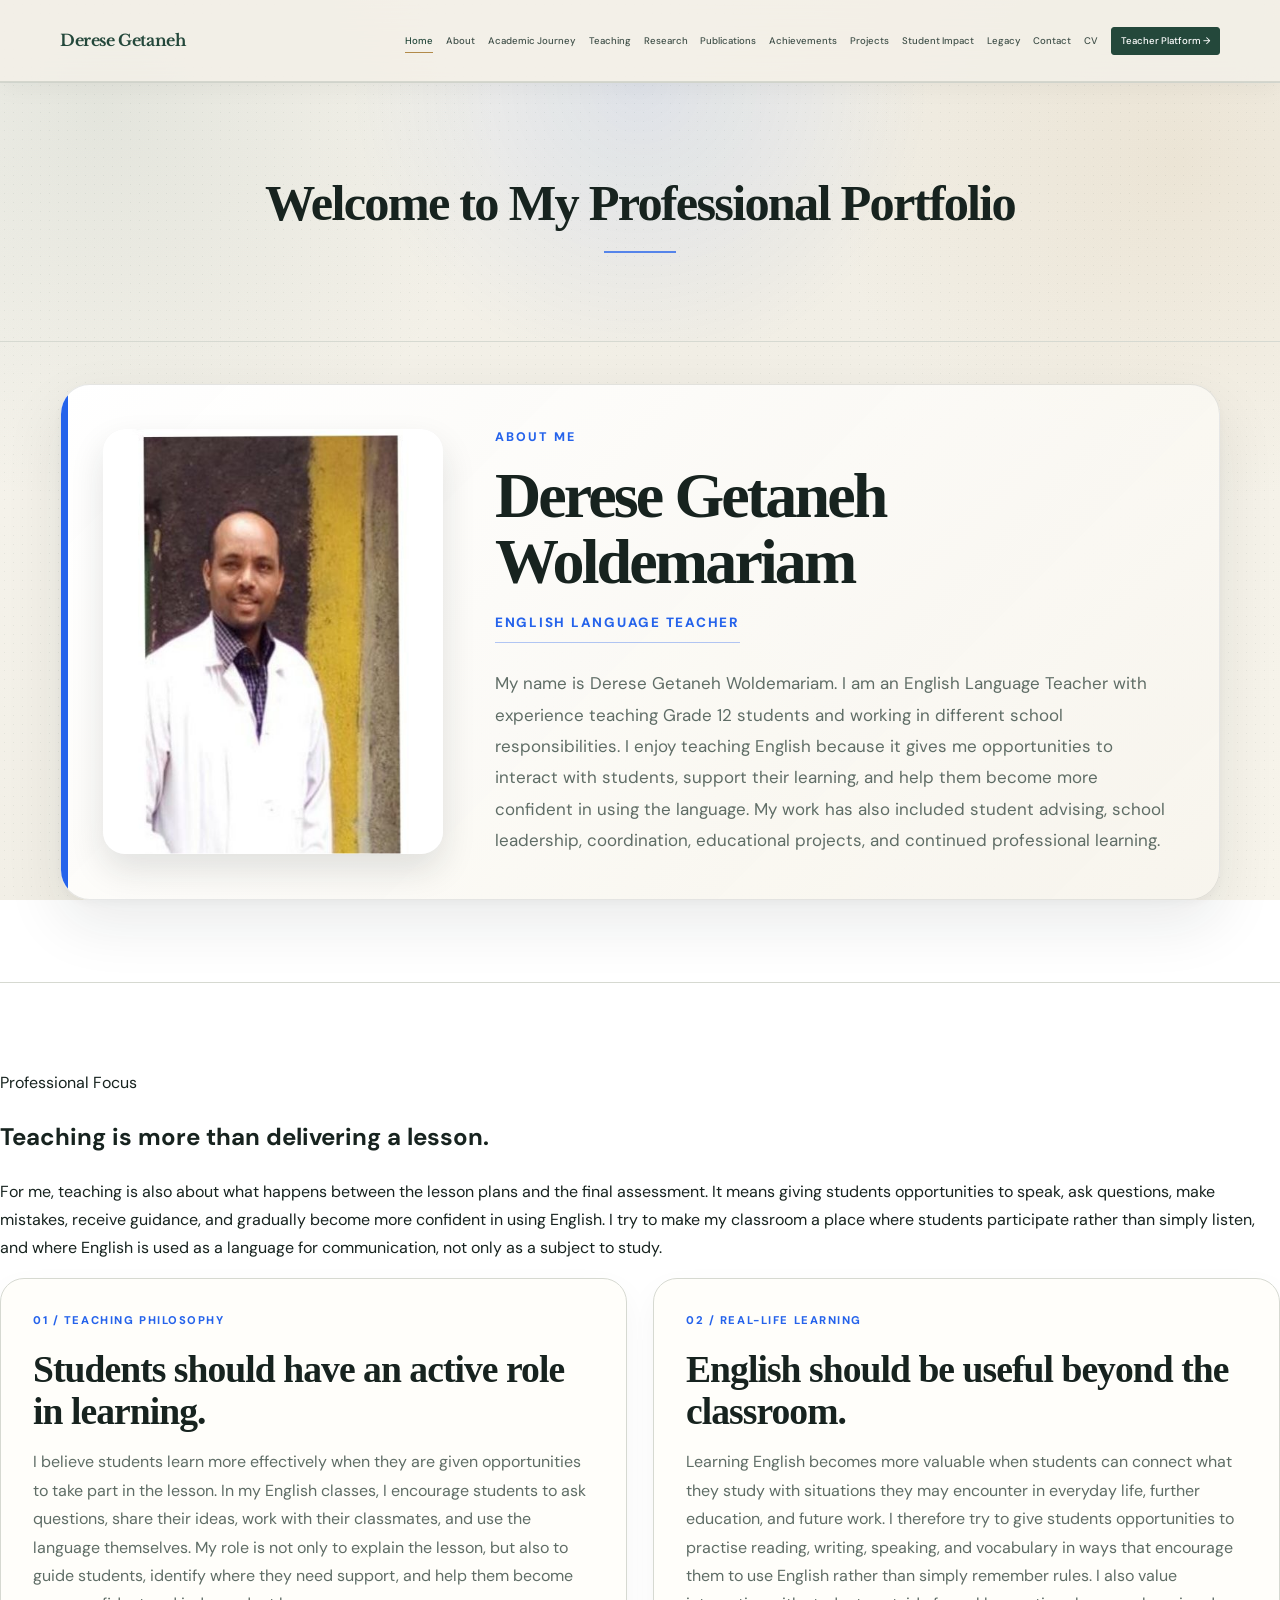
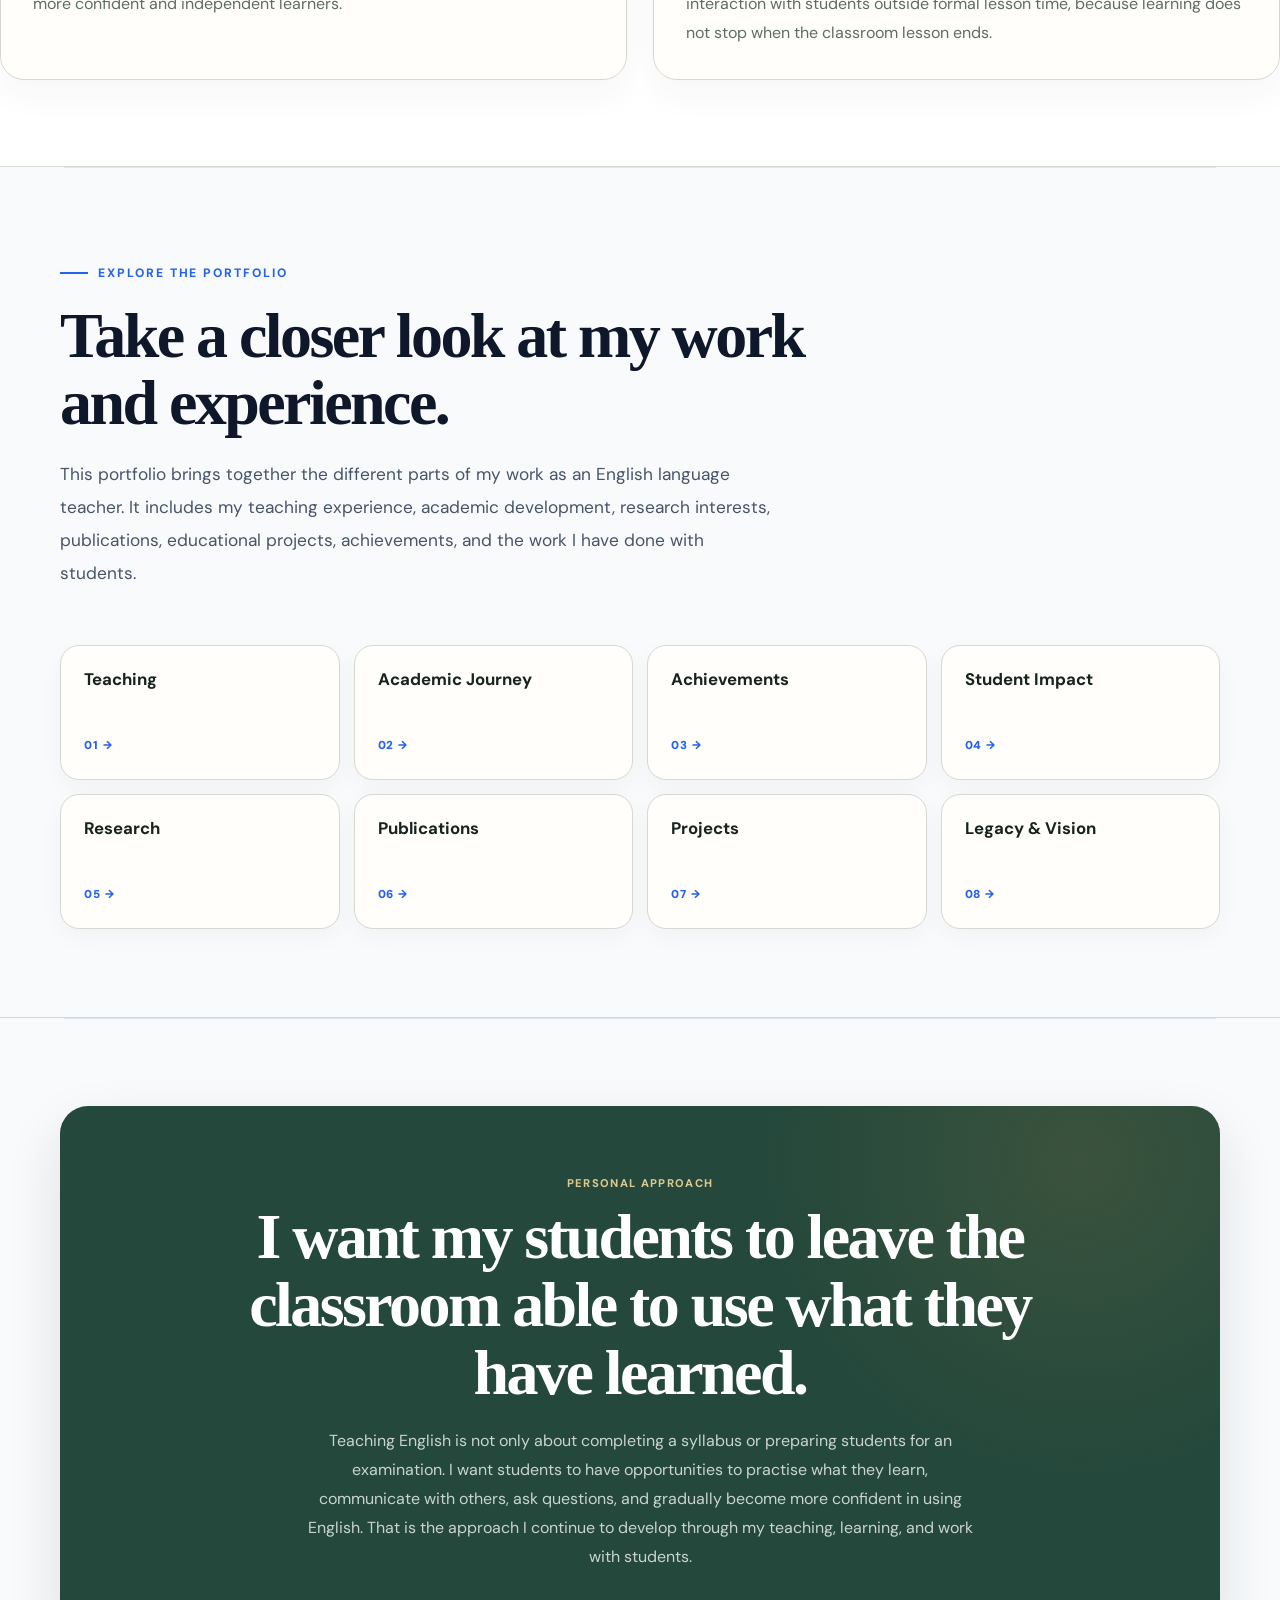
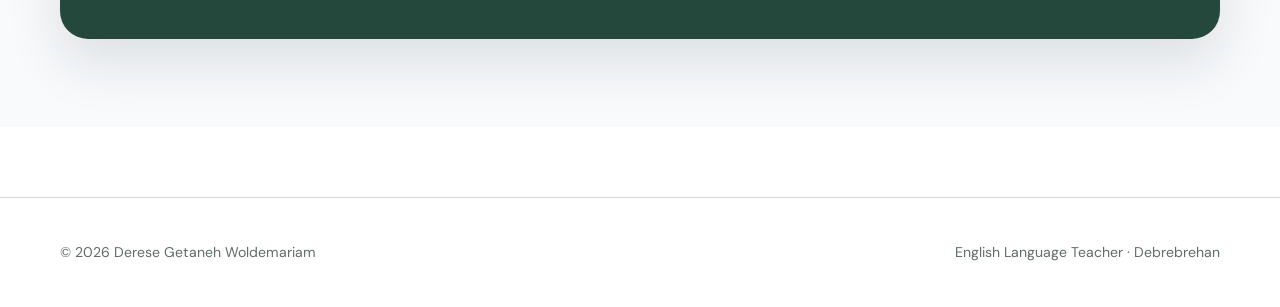
<file: index.html>
﻿<!doctype html>
<html lang="en">
<head>
<meta charset="utf-8">
<meta name="viewport" content="width=device-width,initial-scale=1">
<title>Derese Getaneh Woldemariam | English Language Teacher</title>
<meta name="description" content="Professional portfolio of Derese Getaneh Woldemariam, English Language Teacher in Debrebrehan.">
<meta name="theme-color" content="#f3f0e8">
<link rel="stylesheet" href="css/style.css">
<link rel="stylesheet" href="css/navigation.css">
<script defer src="js/config.js"></script>
<script defer src="js/main.js"></script>

<style>
/* =========================================================
   HOME PAGE
   ========================================================= */

main#main > section:first-child {
  padding-top: 92px;
  padding-bottom: 88px;
}

main#main > section:first-child > .section-heading {
  max-width: 900px;
  margin-bottom: 30px;
}

main#main > section:first-child > .section-heading span {
  display: block;
  margin-bottom: 12px;
  color: #2563eb;
  font-size: .74rem;
  font-weight: 800;
  letter-spacing: .16em;
  text-transform: uppercase;
}

main#main > section:first-child > .section-heading h2 {
  max-width: 850px;
  margin: 0;
  font-family: Georgia, serif;
  font-size: clamp(2.4rem, 5vw, 4.6rem);
  line-height: 1.06;
  letter-spacing: -.045em;
}

main#main > section:first-child > p {
  max-width: 820px;
  margin: 0 0 42px;
  color: var(--muted);
  font-size: 1.08rem;
  line-height: 1.85;
}

.focus-grid {
  display: grid;
  grid-template-columns: repeat(2, minmax(0, 1fr));
  gap: 20px;
}

.focus-grid article {
  position: relative;
  min-height: 300px;
  padding: 32px;
  border: 1px solid var(--line);
  border-radius: 24px;
  background: var(--surface);
  box-shadow: 0 14px 35px rgba(23,35,31,.045);
  transition:
    transform .25s ease,
    border-color .25s ease,
    box-shadow .25s ease;
}

.focus-grid article:hover {
  transform: translateY(-5px);
  border-color: rgba(178,138,74,.42);
  box-shadow: 0 22px 45px rgba(23,35,31,.08);
}

.focus-grid .eyebrow {
  display: block;
  margin-bottom: 18px;
  color: #2563eb;
  font-size: .7rem;
  font-weight: 800;
  letter-spacing: .14em;
}

.focus-grid h3 {
  max-width: 560px;
  margin: 0 0 15px;
  font-family: Georgia, serif;
  font-size: clamp(1.65rem, 3vw, 2.35rem);
  line-height: 1.12;
  letter-spacing: -.025em;
}

.focus-grid p {
  max-width: 620px;
  margin: 0;
  color: var(--muted);
  line-height: 1.78;
}

.home-section {
  padding-top: 72px;
  padding-bottom: 86px;
}

.home-section-heading {
  max-width: 780px;
  margin-bottom: 34px;
}

.home-section-heading .kicker {
  margin-bottom: 10px;
}

.home-section-heading h2 {
  margin: 0 0 15px;
  font-family: Georgia, serif;
  font-size: clamp(2.2rem, 4.5vw, 3.8rem);
  line-height: 1.08;
  letter-spacing: -.04em;
}

.home-section-heading p {
  max-width: 720px;
  margin: 0;
  color: var(--muted);
  font-size: 1.02rem;
  line-height: 1.8;
}

.home-map {
  display: grid;
  grid-template-columns: repeat(4, minmax(0, 1fr));
  gap: 14px;
}

.home-map a {
  min-height: 135px;
  padding: 23px;
  display: flex;
  flex-direction: column;
  justify-content: space-between;
  border: 1px solid var(--line);
  border-radius: 19px;
  background: var(--surface);
  color: var(--ink);
  text-decoration: none;
  box-shadow: 0 8px 25px rgba(23,35,31,.035);
  transition:
    transform .25s ease,
    border-color .25s ease,
    box-shadow .25s ease,
    background .25s ease;
}

.home-map a:hover {
  transform: translateY(-5px);
  border-color: rgba(178,138,74,.45);
  background: #fff;
  box-shadow: 0 18px 35px rgba(23,35,31,.075);
}

.home-map strong {
  font-size: 1.05rem;
  line-height: 1.3;
}

.home-map span {
  color: #2563eb;
  font-size: .72rem;
  font-weight: 900;
  letter-spacing: .08em;
}

.home-closing {
  margin-top: 0;
  padding: 68px 40px;
  border-radius: 28px;
  text-align: center;
  background:
    radial-gradient(
      circle at 88% 10%,
      rgba(178,138,74,.16),
      transparent 28%
    ),
    var(--green);
  box-shadow: 0 24px 55px rgba(23,35,31,.12);
}

.home-closing .kicker {
  color: #ddc98e;
}

.home-closing h2 {
  max-width: 850px;
  margin: 10px auto 19px;
  color: #fff;
  font-family: Georgia, serif;
  font-size: clamp(2.2rem, 5vw, 4rem);
  line-height: 1.06;
  letter-spacing: -.04em;
}

.home-closing p {
  max-width: 680px;
  margin: 0 auto;
  color: rgba(255,255,255,.76);
  line-height: 1.82;
}

@media (max-width: 900px) {
  main#main > section:first-child {
    padding-top: 72px;
    padding-bottom: 70px;
  }

  .focus-grid {
    grid-template-columns: 1fr;
  }

  .home-map {
    grid-template-columns: repeat(2, minmax(0, 1fr));
  }
}

@media (max-width: 650px) {
  main#main > section:first-child {
    padding-top: 58px;
    padding-bottom: 62px;
  }

  main#main > section:first-child > .section-heading h2 {
    font-size: clamp(2.25rem, 11vw, 3.3rem);
  }

  main#main > section:first-child > p {
    font-size: 1rem;
    line-height: 1.75;
    margin-bottom: 30px;
  }

  .focus-grid article {
    min-height: auto;
    padding: 27px;
  }

  .home-section {
    padding-top: 55px;
    padding-bottom: 65px;
  }

  .home-map {
    grid-template-columns: 1fr;
  }

  .home-map a {
    min-height: 112px;
  }

  .home-closing {
    padding: 48px 25px;
  }

  .home-closing h2 {
    font-size: clamp(2rem, 9vw, 3rem);
  }
}

@media (prefers-reduced-motion: reduce) {
  .focus-grid article,
  .home-map a {
    transition: none;
  }
}
/* =========================================================
   HOME PROFILE
   ========================================================= */

.home-profile {
  padding: 70px 0 78px;
}

.home-profile-card {
  display: grid;
  grid-template-columns: minmax(260px, 340px) minmax(0, 1fr);
  gap: 48px;
  align-items: center;
  padding: 38px;
  border: 1px solid var(--line);
  border-radius: 30px;
  background: var(--surface);
  box-shadow: 0 18px 45px rgba(23,35,31,.06);
}

.home-profile-photo {
  width: 100%;
  aspect-ratio: 4 / 5;
  overflow: hidden;
  border-radius: 22px;
  background: #eee;
}

.home-profile-photo img {
  width: 100%;
  height: 100%;
  display: block;
  object-fit: cover;
  object-position: center top;
}

.home-profile-content .kicker {
  margin-bottom: 12px;
}

.home-profile-content h1 {
  margin: 0 0 12px;
  color: var(--ink);
  font-family: Georgia, serif;
  font-size: clamp(2.35rem, 5vw, 4.4rem);
  line-height: 1.02;
  letter-spacing: -.045em;
}

.home-profile-role {
  display: block;
  margin-bottom: 24px;
  color: #2563eb;
  font-size: .86rem;
  font-weight: 800;
  letter-spacing: .12em;
  text-transform: uppercase;
}

.home-profile-content p {
  max-width: 720px;
  margin: 0;
  color: var(--muted);
  font-size: 1.06rem;
  line-height: 1.85;
}

@media (max-width: 800px) {
  .home-profile {
    padding: 55px 0 65px;
  }

  .home-profile-card {
    grid-template-columns: 220px 1fr;
    gap: 30px;
    padding: 28px;
  }
}

@media (max-width: 600px) {
  .home-profile {
    padding: 45px 0 55px;
  }

  .home-profile-card {
    grid-template-columns: 1fr;
    gap: 28px;
    padding: 22px;
    border-radius: 24px;
  }

  .home-profile-photo {
    width: min(100%, 300px);
    margin: 0 auto;
  }

  .home-profile-content h1 {
    font-size: clamp(2.25rem, 11vw, 3.4rem);
  }

  .home-profile-content p {
    font-size: 1rem;
    line-height: 1.75;
  }
}
</style>
<style>
.home-welcome {
  position: relative;
  padding: 58px 0 18px;
  text-align: center;
  background:
    radial-gradient(circle at 50% 0%, rgba(37, 99, 235, .10), transparent 42%);
}

.home-welcome::after {
  content: "";
  display: block;
  width: 72px;
  height: 2px;
  margin: 20px auto 0;
  background: #2563eb;
  opacity: .75;
}

.home-welcome p {
  margin: 0;
  color: var(--ink);
  font-family: Georgia, serif;
  font-size: clamp(2rem, 4vw, 3.15rem);
  font-weight: 700;
  line-height: 1.12;
  letter-spacing: -.035em;
}

.home-profile {
  padding: 42px 0 82px;
}

.home-profile-card {
  position: relative;
  display: grid;
  grid-template-columns: minmax(260px, 340px) minmax(0, 1fr);
  gap: 52px;
  align-items: center;
  padding: 42px;
  border: 1px solid rgba(23, 35, 31, .10);
  border-radius: 30px;
  background:
    linear-gradient(135deg, rgba(255,255,255,.98), rgba(247,244,236,.96));
  box-shadow:
    0 24px 60px rgba(23,35,31,.09),
    0 3px 12px rgba(23,35,31,.04);
  overflow: hidden;
}

.home-profile-card::before {
  content: "";
  position: absolute;
  top: 0;
  left: 0;
  width: 7px;
  height: 100%;
  background: #2563eb;
}

.home-profile-photo {
  position: relative;
  width: 100%;
  aspect-ratio: 4 / 5;
  overflow: hidden;
  border-radius: 22px;
  background: #eee;
  box-shadow: 0 16px 34px rgba(23,35,31,.12);
}

.home-profile-photo::after {
  content: "";
  position: absolute;
  inset: 0;
  border: 1px solid rgba(255,255,255,.55);
  border-radius: inherit;
  pointer-events: none;
}

.home-profile-photo img {
  width: 100%;
  height: 100%;
  display: block;
  object-fit: cover;
  object-position: center top;
  transition: transform .5s ease;
}

.home-profile-photo:hover img {
  transform: scale(1.025);
}

.home-profile-content {
  position: relative;
  z-index: 1;
}

.home-profile-content .kicker {
  margin-bottom: 14px;
  color: #2563eb;
  font-size: .78rem;
  font-weight: 800;
  letter-spacing: .16em;
  text-transform: uppercase;
}

.home-profile-content h1 {
  margin: 0 0 14px;
  color: var(--ink);
  font-family: Georgia, serif;
  font-size: clamp(2.35rem, 5vw, 4.4rem);
  line-height: 1.02;
  letter-spacing: -.045em;
}

.home-profile-role {
  display: inline-block;
  margin-bottom: 25px;
  padding-bottom: 8px;
  color: #2563eb;
  border-bottom: 1px solid rgba(37, 99, 235, .35);
  font-size: .84rem;
  font-weight: 800;
  letter-spacing: .13em;
  text-transform: uppercase;
}

.home-profile-content p {
  max-width: 720px;
  margin: 0;
  color: var(--muted);
  font-size: 1.06rem;
  line-height: 1.85;
}

@media (max-width: 800px) {
  .home-welcome {
    padding: 48px 0 12px;
  }

  .home-profile {
    padding: 32px 0 65px;
  }

  .home-profile-card {
    grid-template-columns: 220px 1fr;
    gap: 32px;
    padding: 32px;
  }
}

@media (max-width: 600px) {
  .home-welcome {
    padding: 38px 0 8px;
  }

  .home-welcome p {
    font-size: 1.85rem;
  }

  .home-profile {
    padding: 28px 0 55px;
  }

  .home-profile-card {
    grid-template-columns: 1fr;
    gap: 28px;
    padding: 25px 22px;
    border-radius: 24px;
  }

  .home-profile-card::before {
    width: 100%;
    height: 5px;
    bottom: auto;
  }

  .home-profile-photo {
    width: min(100%, 300px);
    margin: 0 auto;
  }

  .home-profile-content h1 {
    font-size: clamp(2.25rem, 11vw, 3.4rem);
  }

  .home-profile-content p {
    font-size: 1rem;
    line-height: 1.75;
  }
}
</style>
<style>
/* ===== MODERN PROFESSIONAL FOCUS ===== */

.home-section {
  position: relative;
  padding: 88px 0;
  background: #f8fafc;
}

.home-section::before {
  content: "";
  position: absolute;
  top: 0;
  left: 50%;
  width: min(1180px, 90%);
  height: 1px;
  transform: translateX(-50%);
  background: #dbe4ef;
}

.home-section-heading {
  max-width: 820px;
  margin-bottom: 55px;
}

.home-section-heading .kicker {
  display: inline-flex;
  align-items: center;
  gap: 10px;
  margin-bottom: 18px;
  color: #2563eb;
  font-size: .76rem;
  font-weight: 800;
  letter-spacing: .16em;
  text-transform: uppercase;
}

.home-section-heading .kicker::before {
  content: "";
  width: 28px;
  height: 2px;
  background: #2563eb;
}

.home-section-heading h2 {
  margin: 0 0 22px;
  color: #0f172a;
  font-family: Georgia, serif;
  font-size: clamp(2.3rem, 5vw, 4rem);
  line-height: 1.05;
  letter-spacing: -.04em;
}

.home-section-heading p {
  margin: 0;
  color: #475569;
  font-size: 1.08rem;
  line-height: 1.9;
}

/* Modern focus cards */

.focus-grid {
  display: grid;
  grid-template-columns: repeat(2, minmax(0, 1fr));
  gap: 26px;
}

.home-section .focus-card {
  position: relative;
  padding: 38px;
  border: 1px solid #dbe4ef;
  border-radius: 24px;
  background: #ffffff;
  box-shadow: 0 14px 40px rgba(15, 23, 42, .06);
  overflow: hidden;
  transition:
    transform .3s ease,
    box-shadow .3s ease,
    border-color .3s ease;
}

.home-section .focus-card::before {
  content: "";
  position: absolute;
  top: 0;
  left: 0;
  width: 5px;
  height: 100%;
  background: #2563eb;
}

.home-section .focus-card:hover {
  transform: translateY(-5px);
  border-color: #bfdbfe;
  box-shadow: 0 20px 50px rgba(15, 23, 42, .10);
}

.home-section .focus-card::after {
  content: "";
  position: absolute;
  right: -45px;
  bottom: -45px;
  width: 120px;
  height: 120px;
  border-radius: 50%;
  background: rgba(37, 99, 235, .055);
}

.home-section .focus-card .number {
  position: relative;
  z-index: 1;
  display: inline-block;
  margin-bottom: 20px;
  color: #2563eb;
  font-size: .76rem;
  font-weight: 800;
  letter-spacing: .12em;
}

.home-section .focus-card h3 {
  position: relative;
  z-index: 1;
  margin: 0 0 17px;
  color: #0f172a;
  font-family: Georgia, serif;
  font-size: clamp(1.55rem, 3vw, 2.05rem);
  line-height: 1.2;
  letter-spacing: -.025em;
}

.home-section .focus-card p {
  position: relative;
  z-index: 1;
  margin: 0;
  color: #475569;
  font-size: 1rem;
  line-height: 1.85;
}

/* Main philosophy statement */

.home-section > .wrap > .home-section-heading + .focus-grid {
  margin-top: 0;
}

/* Mobile */

@media (max-width: 700px) {
  .home-section {
    padding: 65px 0;
  }

  .home-section-heading {
    margin-bottom: 38px;
  }

  .focus-grid {
    grid-template-columns: 1fr;
    gap: 20px;
  }

  .home-section .focus-card {
    padding: 30px 27px;
    border-radius: 20px;
  }

  .home-section-heading h2 {
    font-size: 2.45rem;
  }
}
</style>
</head>

<body>
<a class="skip" href="#main">Skip to content</a>

<header>
  <div class="wrap bar">
    <a class="brand" href="index.html">Derese Getaneh</a>

    <button class="menu" data-menu aria-label="Open navigation" aria-expanded="false">
      Menu
    </button>

    <nav class="nav" data-nav>
<a href="index.html" class="active" aria-current="page">Home</a>
<a href="about.html">About</a> <a href="academic-journey.html">Academic Journey</a>
<a href="teaching.html">Teaching</a>
<a href="research.html">Research</a>
<a href="publications.html">Publications</a>
<a href="achievements.html">Achievements</a>
<a href="projects.html">Projects</a>
<a href="student-impact.html">Student Impact</a>
<a href="legacy.html">Legacy</a>
<a href="contact.html">Contact</a>
<a href="cv.html">CV</a>
<a class="platform" data-platform href="#">Teacher Platform &rarr;</a></nav>
</div>
</header>

<main id="main">

<section class="home-welcome">
  <div class="wrap">
    <p>Welcome to My Professional Portfolio</p>
  </div>
</section>
<section class="home-profile">
  <div class="wrap">
    <div class="home-profile-card">

      <div class="home-profile-photo">
        <img
          src="images/derese-getaneh-woldemariam.png"
          alt="Derese Getaneh Woldemariam"
        >
      </div>

      <div class="home-profile-content">
        <div class="kicker">About Me</div>

        <h1><strong>Derese Getaneh Woldemariam</strong></h1>

        <span class="home-profile-role">English Language Teacher</span>

        <p>
          My name is Derese Getaneh Woldemariam. I am an English Language
          Teacher with experience teaching Grade 12 students and working in
          different school responsibilities. I enjoy teaching English because
          it gives me opportunities to interact with students, support their
          learning, and help them become more confident in using the language.
          My work has also included student advising, school leadership,
          coordination, educational projects, and continued professional
          learning.
        </p>
      </div>

    </div>
  </div>
</section>

<section>
  <div class="section-heading">
    <span>Professional Focus</span>
    <h2>Teaching is more than delivering a lesson.</h2>
  </div>

  <p>
    For me, teaching is also about what happens between the lesson plans and
    the final assessment. It means giving students opportunities to speak,
    ask questions, make mistakes, receive guidance, and gradually become more
    confident in using English. I try to make my classroom a place where
    students participate rather than simply listen, and where English is used
    as a language for communication, not only as a subject to study.
  </p>

  <div class="focus-grid">

    <article>
      <span class="eyebrow">01 / TEACHING PHILOSOPHY</span>
      <h3>Students should have an active role in learning.</h3>
      <p>
        I believe students learn more effectively when they are given
        opportunities to take part in the lesson. In my English classes,
        I encourage students to ask questions, share their ideas, work with
        their classmates, and use the language themselves. My role is not
        only to explain the lesson, but also to guide students, identify where
        they need support, and help them become more confident and independent
        learners.
      </p>
    </article>

    <article>
      <span class="eyebrow">02 / REAL-LIFE LEARNING</span>
      <h3>English should be useful beyond the classroom.</h3>
      <p>
        Learning English becomes more valuable when students can connect what
        they study with situations they may encounter in everyday life,
        further education, and future work. I therefore try to give students
        opportunities to practise reading, writing, speaking, and vocabulary
        in ways that encourage them to use English rather than simply remember
        rules. I also value interaction with students outside formal lesson
        time, because learning does not stop when the classroom lesson ends.
      </p>
    </article>

  </div>
</section>

<section class="home-section">
  <div class="wrap">

    <div class="home-section-heading">
      <div class="kicker">Explore The Portfolio</div>
      <h2>Take a closer look at my work and experience.</h2>
      <p>
        This portfolio brings together the different parts of my work as an
        English language teacher. It includes my teaching experience, academic
        development, research interests, publications, educational projects,
        achievements, and the work I have done with students.
      </p>
    </div>

    <div class="home-map">

      <a href="teaching.html">
        <strong>Teaching</strong>
        <span>01 &rarr;</span>
      </a>

      <a href="academic-journey.html">
        <strong>Academic Journey</strong>
        <span>02 &rarr;</span>
      </a>

      <a href="achievements.html">
        <strong>Achievements</strong>
        <span>03 &rarr;</span>
      </a>

      <a href="student-impact.html">
        <strong>Student Impact</strong>
        <span>04 &rarr;</span>
      </a>

      <a href="research.html">
        <strong>Research</strong>
        <span>05 &rarr;</span>
      </a>

      <a href="publications.html">
        <strong>Publications</strong>
        <span>06 &rarr;</span>
      </a>

      <a href="projects.html">
        <strong>Projects</strong>
        <span>07 &rarr;</span>
      </a>

      <a href="legacy.html">
        <strong>Legacy & Vision</strong>
        <span>08 &rarr;</span>
      </a>

    </div>

  </div>
</section>

<section class="home-section">
  <div class="wrap">

    <article class="home-closing">
      <div class="kicker">Personal Approach</div>

      <h2>I want my students to leave the classroom able to use what they have learned.</h2>

      <p>
        Teaching English is not only about completing a syllabus or preparing
        students for an examination. I want students to have opportunities to
        practise what they learn, communicate with others, ask questions, and
        gradually become more confident in using English. That is the approach
        I continue to develop through my teaching, learning, and work with
        students.
      </p>
    </article>

  </div>
</section>

</main>

<footer>
  <div class="wrap footer-grid">
    <span>&copy; <span data-year></span> Derese Getaneh Woldemariam</span>
    <span>English Language Teacher &middot; Debrebrehan</span>
  </div>
</footer>

</body>
</html>
</file>
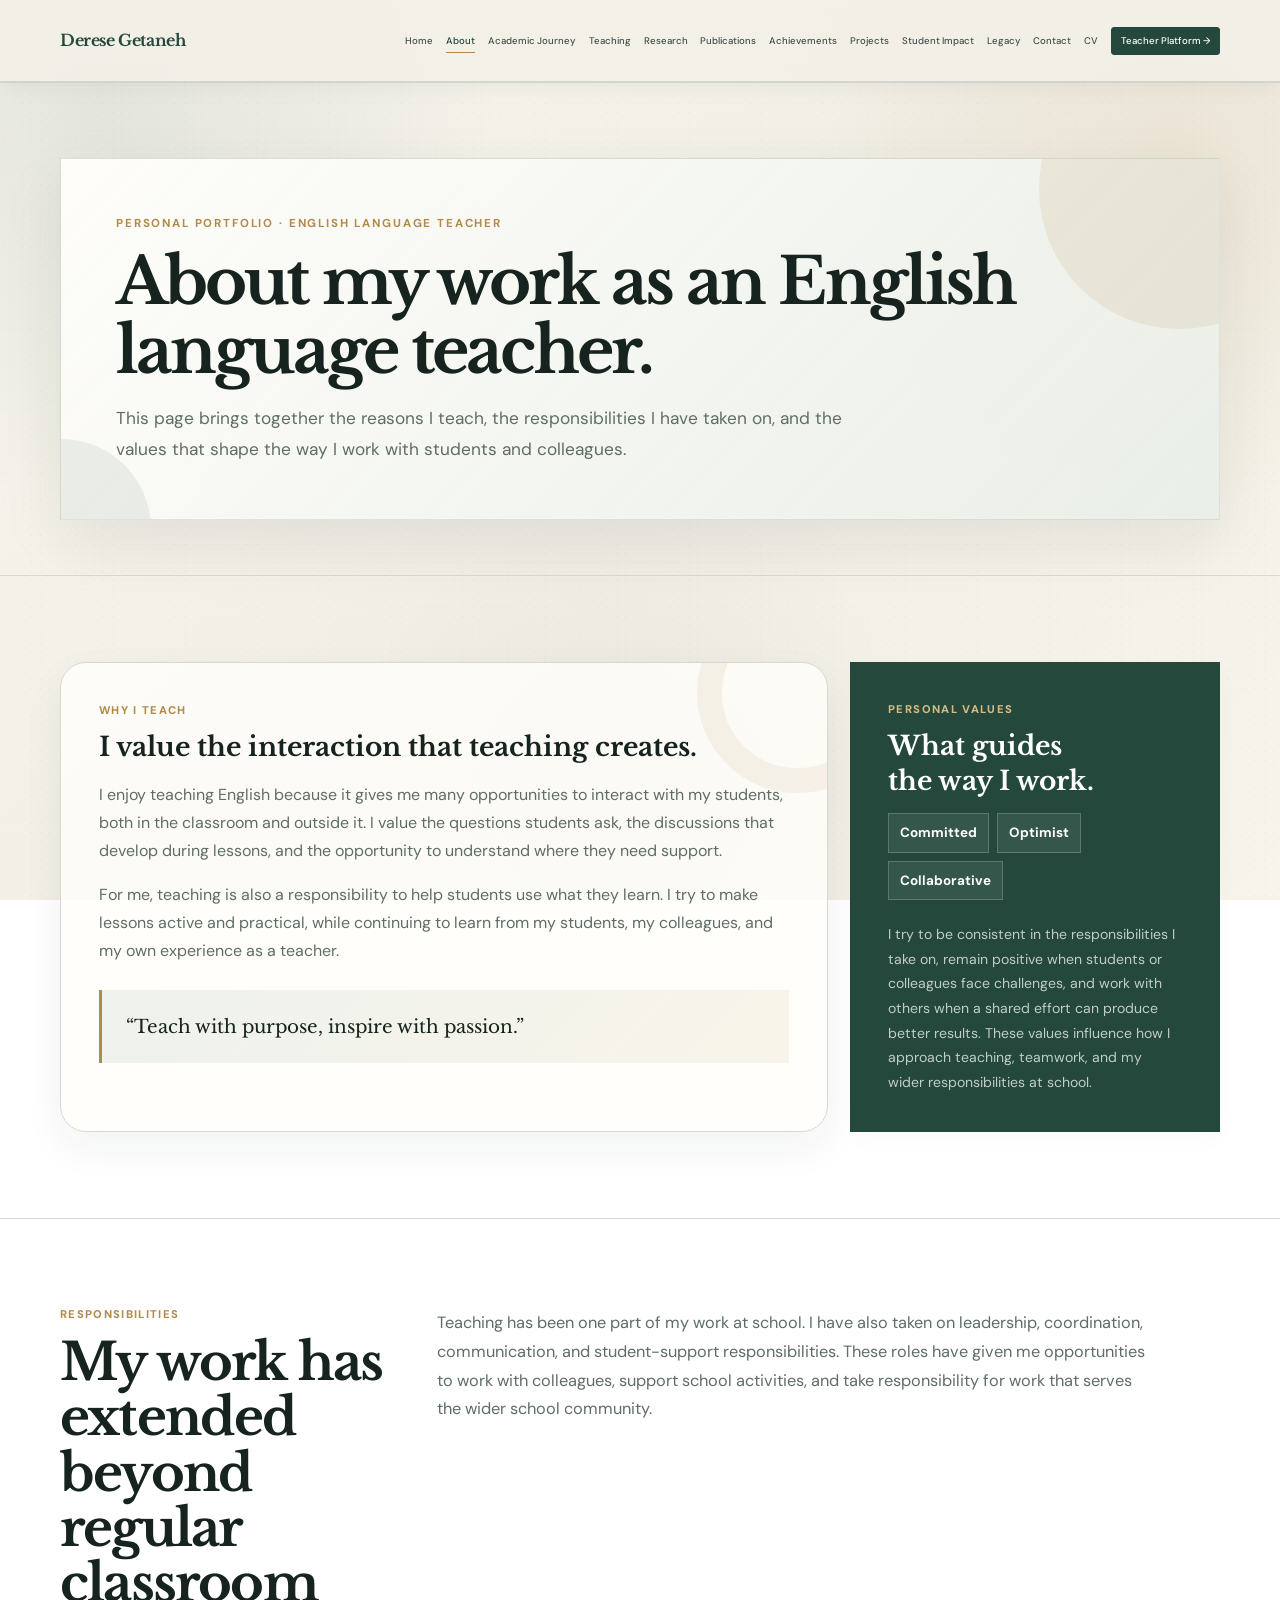
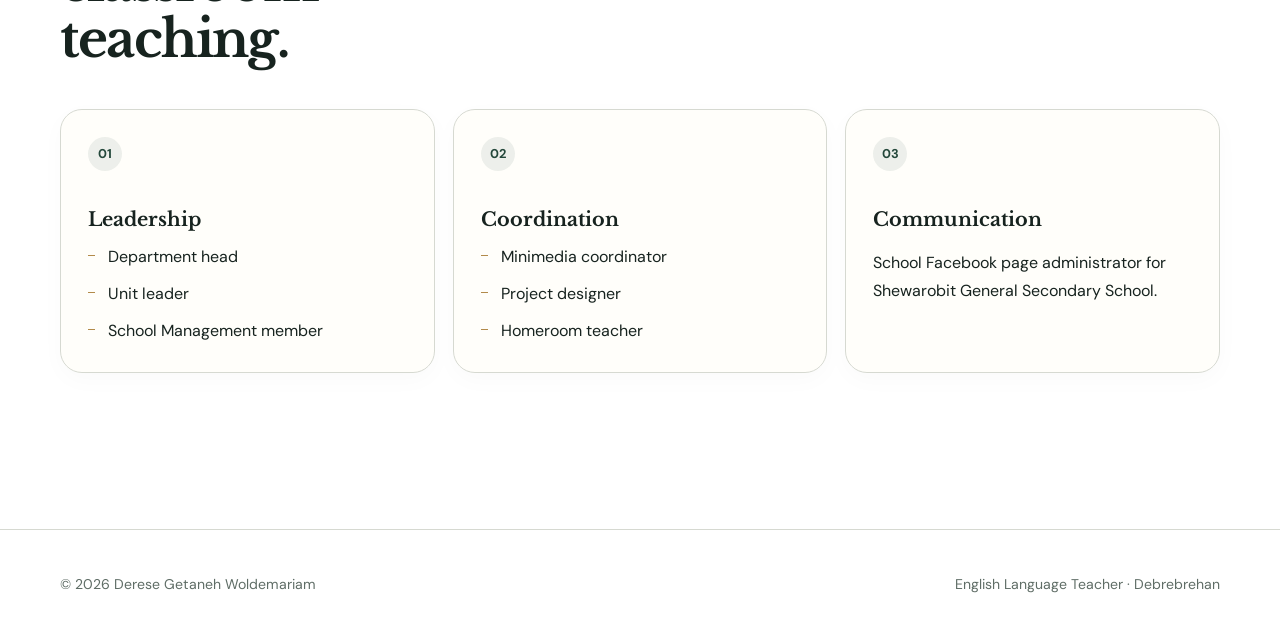
<file: about.html>
﻿<!doctype html>
<html lang="en">
<head>
<meta charset="utf-8">
<meta name="viewport" content="width=device-width,initial-scale=1">
<title>About | Derese Getaneh Woldemariam</title>
<meta name="description" content="Learn about Derese Getaneh Woldemariam, his teaching experience, school responsibilities, values, and work as an English Language Teacher.">
<meta name="theme-color" content="#f3f0e8">
<link rel="stylesheet" href="css/style.css">
<link rel="stylesheet" href="css/navigation.css">
<script defer src="js/config.js"></script>
<script defer src="js/main.js"></script>

<style>
.about-hero{
  position:relative;
  padding:75px 0 55px;
}

.about-hero-box{
  position:relative;
  overflow:hidden;
  padding:55px;
  border:1px solid rgba(36,72,59,.14);
  background:linear-gradient(135deg,rgba(255,254,250,.96),rgba(232,238,232,.86));
  box-shadow:0 22px 60px rgba(23,35,31,.08);
}

.about-hero-box:before{
  content:"";
  position:absolute;
  width:280px;
  height:280px;
  right:-100px;
  top:-110px;
  border-radius:50%;
  background:rgba(178,138,74,.12);
}

.about-hero-box:after{
  content:"";
  position:absolute;
  width:180px;
  height:180px;
  left:-90px;
  bottom:-100px;
  border-radius:50%;
  background:rgba(36,72,59,.08);
}

.about-label{
  position:relative;
  z-index:1;
  color:var(--accent);
  text-transform:uppercase;
  letter-spacing:.16em;
  font-size:.72rem;
  font-weight:700;
}

.about-hero-box h1{
  position:relative;
  z-index:1;
  max-width:900px;
  margin:13px 0 18px;
  font:700 clamp(2.5rem,5vw,4.7rem)/1.08 "Libre Baskerville",serif;
  letter-spacing:-.045em;
}

.about-hero-box p{
  position:relative;
  z-index:1;
  max-width:760px;
  margin:0;
  color:var(--muted);
  font-size:1.08rem;
}

.about-intro{
  display:grid;
  grid-template-columns:1.35fr .65fr;
  gap:22px;
  align-items:stretch;
}

.about-story{
  padding:38px;
}

.about-story h2,
.about-values h2{
  margin:0 0 15px;
  font:700 1.65rem/1.3 "Libre Baskerville",serif;
}

.about-story p{
  color:var(--muted);
}

.about-quote{
  margin-top:25px;
  padding:22px 24px;
  border-left:3px solid var(--accent);
  background:linear-gradient(135deg,#eef2ec,#f8f4ea);
  font:400 1.15rem/1.6 "Libre Baskerville",serif;
}

.about-values{
  padding:38px;
  background:var(--green);
  color:#fff;
  border:0;
}

.about-values .kicker{
  color:#d8bb83;
}

.about-values h2{
  color:#fff;
}

.about-values .small{
  color:rgba(255,255,255,.72);
  margin-top:22px;
}

.about-values .chip{
  background:rgba(255,255,255,.08);
  border-color:rgba(255,255,255,.2);
  color:#fff;
}

.about-section-title{
  max-width:760px;
}

.role-card{
  position:relative;
  overflow:hidden;
  min-height:210px;
  transition:transform .25s ease,box-shadow .25s ease;
}

.role-card:before{
  content:"";
  position:absolute;
  right:-35px;
  top:-35px;
  width:110px;
  height:110px;
  border-radius:50%;
  background:rgba(178,138,74,.09);
}

.role-card:hover{
  transform:translateY(-4px);
  box-shadow:0 18px 40px rgba(23,35,31,.09);
}

.role-number{
  display:inline-flex;
  width:34px;
  height:34px;
  align-items:center;
  justify-content:center;
  margin-bottom:18px;
  border-radius:50%;
  background:rgba(36,72,59,.08);
  color:var(--green);
  font-weight:700;
  font-size:.8rem;
}

@media(max-width:800px){
  .about-hero-box{
    padding:35px 25px;
  }

  .about-intro{
    grid-template-columns:1fr;
  }

  .about-story,
  .about-values{
    padding:30px 25px;
  }
}
</style>
</head>

<body>
<a class="skip" href="#main">Skip to content</a>

<header>
<div class="wrap bar">
<a class="brand" href="index.html">Derese Getaneh</a>

<button class="menu" data-menu aria-label="Open navigation" aria-expanded="false">Menu</button>

<nav class="nav" data-nav>
<a href="index.html">Home</a>
<a href="about.html" class="active" aria-current="page">About</a> <a href="academic-journey.html">Academic Journey</a>
<a href="teaching.html">Teaching</a>
<a href="research.html">Research</a>
<a href="publications.html">Publications</a>
<a href="achievements.html">Achievements</a>
<a href="projects.html">Projects</a>
<a href="student-impact.html">Student Impact</a>
<a href="legacy.html">Legacy</a>
<a href="contact.html">Contact</a>
<a href="cv.html">CV</a>
<a class="platform" data-platform href="#">Teacher Platform &rarr;</a></nav>
</div>
</header>

<main id="main">

<section class="about-hero">
<div class="wrap">
<div class="about-hero-box">
<div class="about-label">Personal Portfolio · English Language Teacher</div>
<h1>About my work as an English language teacher.</h1>
<p>This page brings together the reasons I teach, the responsibilities I have taken on, and the values that shape the way I work with students and colleagues.</p>
</div>
</div>
</section>

<section>
<div class="wrap about-intro">

<article class="card about-story">
<div class="kicker">Why I Teach</div>
<h2>I value the interaction that teaching creates.</h2>

<p>I enjoy teaching English because it gives me many opportunities to interact with my students, both in the classroom and outside it. I value the questions students ask, the discussions that develop during lessons, and the opportunity to understand where they need support.</p>

<p>For me, teaching is also a responsibility to help students use what they learn. I try to make lessons active and practical, while continuing to learn from my students, my colleagues, and my own experience as a teacher.</p>

<div class="about-quote">
“Teach with purpose, inspire with passion.”
</div>
</article>

<article class="card about-values">
<div class="kicker">Personal Values</div>
<h2>What guides the way I work.</h2>

<div class="chips">
<span class="chip">Committed</span>
<span class="chip">Optimist</span>
<span class="chip">Collaborative</span>
</div>

<p class="small">
  I try to be consistent in the responsibilities I take on, remain positive
  when students or colleagues face challenges, and work with others when a
  shared effort can produce better results. These values influence how I
  approach teaching, teamwork, and my wider responsibilities at school.
</p>
</article>

</div>
</section>

<section>
<div class="wrap section-head">
<div class="about-section-title">
<div class="kicker">Responsibilities</div>
<h2>My work has extended beyond regular classroom teaching.</h2>
</div>

<p>
Teaching has been one part of my work at school. I have also taken on
leadership, coordination, communication, and student-support responsibilities.
These roles have given me opportunities to work with colleagues, support
school activities, and take responsibility for work that serves the wider
school community.
</p>
</div>

<div class="wrap grid">

<article class="card role-card">
<span class="role-number">01</span>
<h3>Leadership</h3>
<ul class="list-clean">
<li>Department head</li>
<li>Unit leader</li>
<li>School Management member</li>
</ul>
</article>

<article class="card role-card">
<span class="role-number">02</span>
<h3>Coordination</h3>
<ul class="list-clean">
<li>Minimedia coordinator</li>
<li>Project designer</li>
<li>Homeroom teacher</li>
</ul>
</article>

<article class="card role-card">
<span class="role-number">03</span>
<h3>Communication</h3>
<p>
School Facebook page administrator for Shewarobit General Secondary School.
</p>
</article>

</div>
</section>

</main>

<footer>
<div class="wrap footer-grid">
<span>&copy; <span data-year></span> Derese Getaneh Woldemariam</span>
<span>English Language Teacher · Debrebrehan</span>
</div>
</footer>

</body>
</html>
</file>
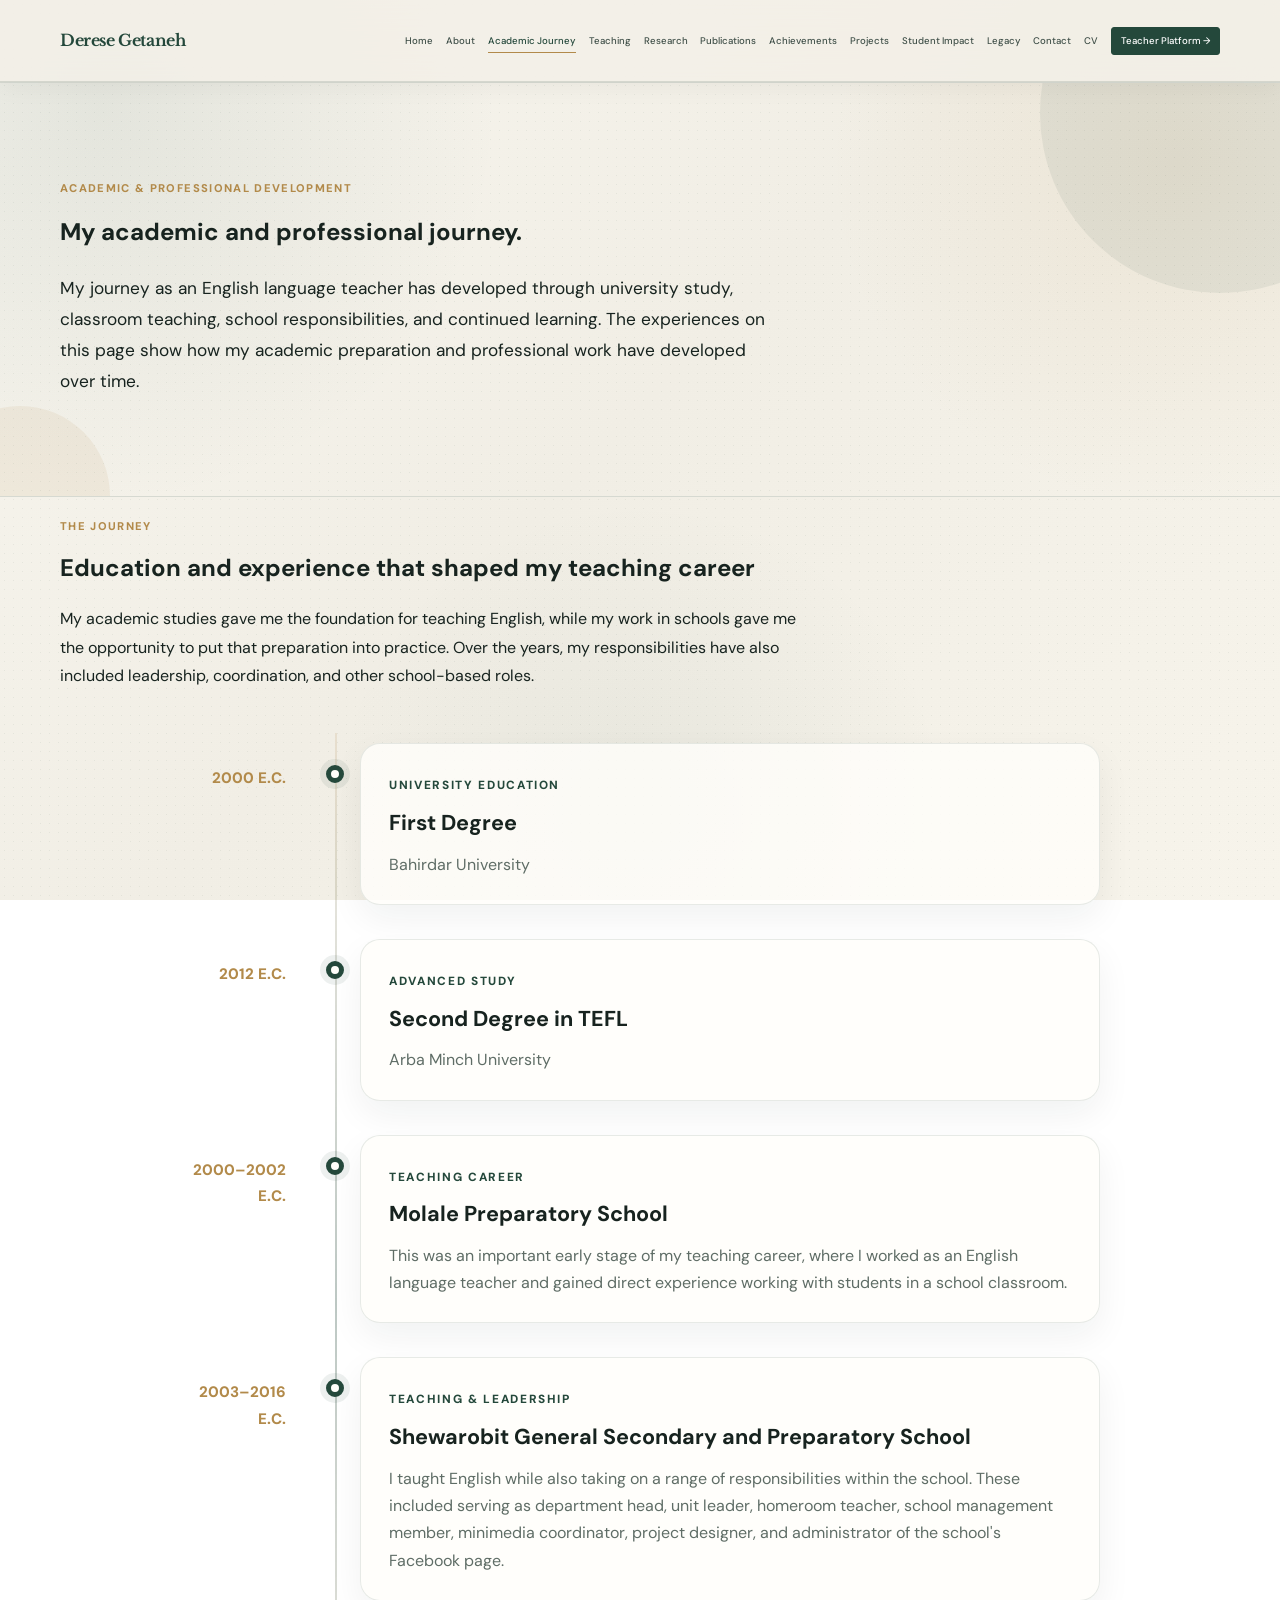
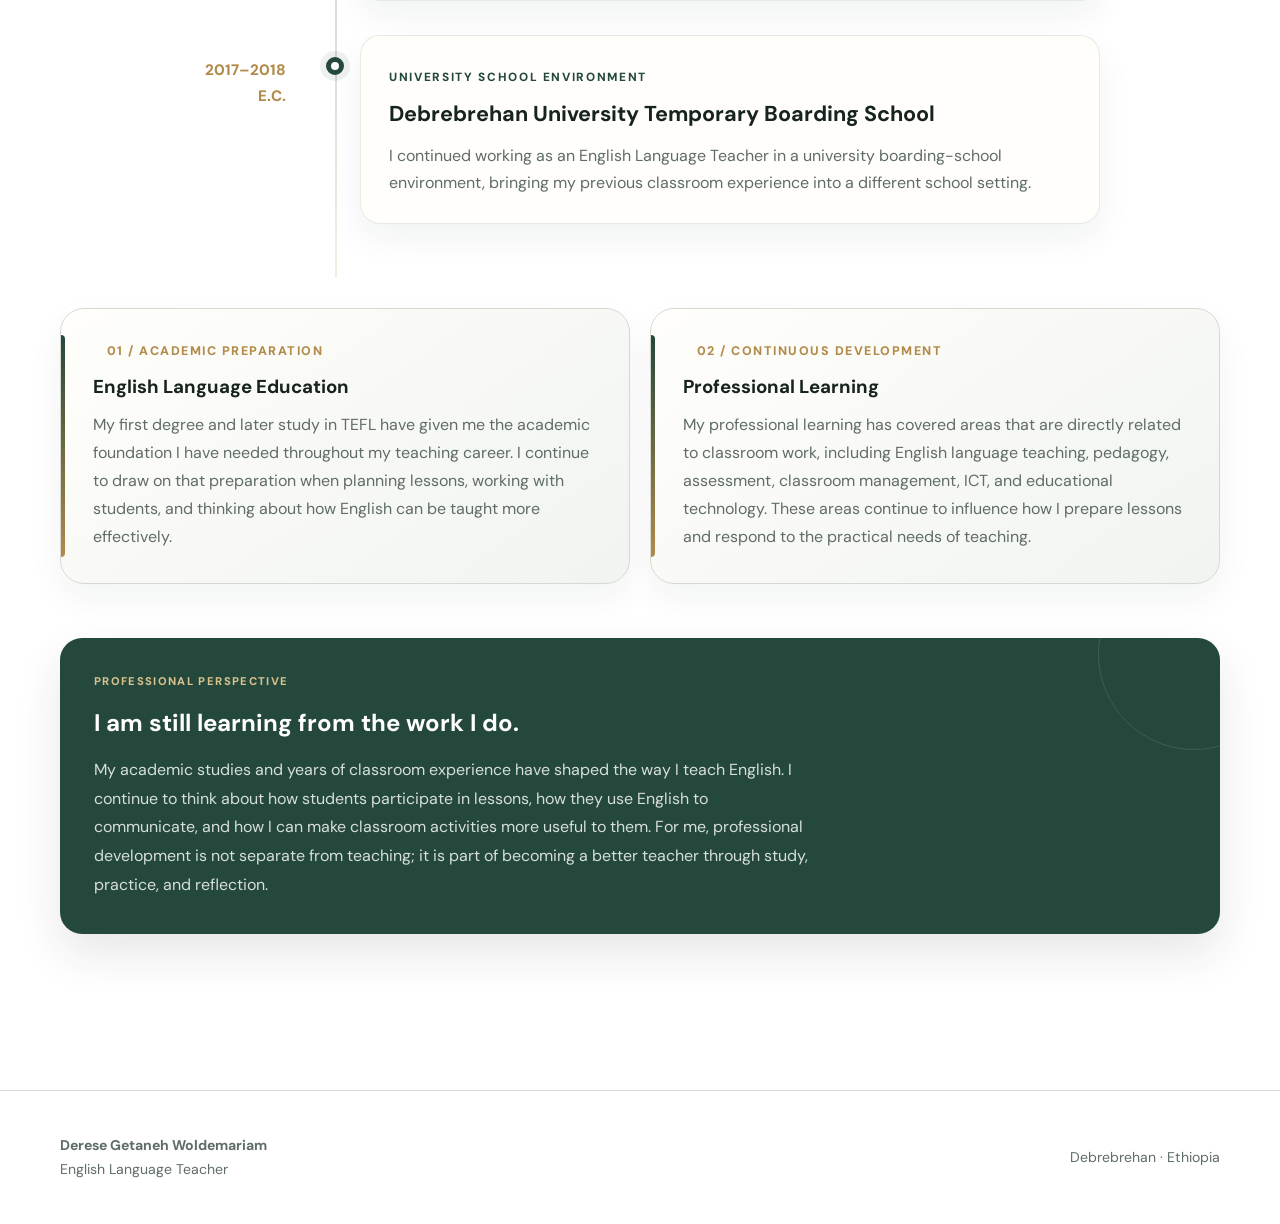
<file: academic-journey.html>
﻿<!doctype html>
<html lang="en">
<head>
<meta charset="utf-8">
<meta name="viewport" content="width=device-width,initial-scale=1">
<title>Academic Journey | Derese Getaneh Woldemariam</title>
<meta name="description" content="The academic and professional journey of Derese Getaneh Woldemariam, English Language Teacher.">
<meta name="theme-color" content="#f3f0e8">
<link rel="stylesheet" href="css/style.css">
<link rel="stylesheet" href="css/navigation.css">
<script defer src="js/config.js"></script>
<script defer src="js/main.js"></script>
<style>
.academic-hero{
  position:relative;
  padding:96px 0 82px;
  overflow:hidden;
}
.academic-hero:before{
  content:"";
  position:absolute;
  width:360px;
  height:360px;
  border-radius:50%;
  background:rgba(36,72,59,.07);
  right:-120px;
  top:-150px;
}
.academic-hero:after{
  content:"";
  position:absolute;
  width:180px;
  height:180px;
  border-radius:50%;
  background:rgba(178,138,74,.09);
  left:-70px;
  bottom:-90px;
}
.academic-hero .wrap{
  position:relative;
  z-index:1;
}
.academic-hero h1{
  max-width:820px;
  margin:12px 0 20px;
}
.academic-hero p{
  max-width:720px;
  font-size:1.08rem;
  line-height:1.8;
}
.journey-section{
  padding-top:20px;
}
.journey-intro{
  max-width:760px;
  margin-bottom:42px;
}
.journey-intro h2{
  margin:8px 0 14px;
}
.journey-intro p{
  line-height:1.8;
}
.journey-list{
  position:relative;
  max-width:920px;
  margin:0 auto;
  padding:10px 0 20px;
}
.journey-list:before{
  content:"";
  position:absolute;
  left:155px;
  top:0;
  bottom:0;
  width:2px;
  background:linear-gradient(to bottom,rgba(178,138,74,.15),rgba(36,72,59,.3),rgba(178,138,74,.15));
}
.journey-item{
  display:grid;
  grid-template-columns:130px 50px 1fr;
  gap:0;
  align-items:start;
  margin-bottom:34px;
}
.journey-year{
  padding-top:22px;
  font-weight:800;
  color:var(--accent);
  text-align:right;
  padding-right:24px;
  font-size:.95rem;
}
.journey-marker{
  position:relative;
  display:flex;
  justify-content:center;
  z-index:2;
}
.journey-marker span{
  width:18px;
  height:18px;
  margin-top:22px;
  border-radius:50%;
  background:var(--surface);
  border:5px solid var(--green);
  box-shadow:0 0 0 6px rgba(36,72,59,.08);
}
.journey-card{
  background:rgba(255,254,250,.82);
  border:1px solid rgba(36,72,59,.11);
  border-radius:20px;
  padding:26px 28px;
  box-shadow:0 14px 35px rgba(23,35,31,.06);
  transition:transform .25s ease,box-shadow .25s ease,border-color .25s ease;
}
.journey-card:hover{
  transform:translateY(-4px);
  box-shadow:0 20px 42px rgba(23,35,31,.10);
  border-color:rgba(178,138,74,.35);
}
.journey-card .label{
  display:inline-flex;
  align-items:center;
  gap:7px;
  font-size:.74rem;
  text-transform:uppercase;
  letter-spacing:.14em;
  font-weight:800;
  color:var(--green);
  margin-bottom:9px;
}
.journey-card h3{
  margin:0 0 8px;
  font-size:1.35rem;
}
.journey-card p{
  margin:0;
  color:var(--muted);
  line-height:1.7;
}
.academic-note{
  margin-top:54px;
  padding:34px;
  border-radius:22px;
  background:var(--green);
  color:#fff;
  position:relative;
  overflow:hidden;
}
.academic-note:after{
  content:"";
  position:absolute;
  width:190px;
  height:190px;
  border-radius:50%;
  right:-70px;
  top:-80px;
  border:1px solid rgba(255,255,255,.12);
}
.academic-note .kicker{
  color:#d8c18e;
}
.academic-note h2{
  color:#fff;
  margin:8px 0 12px;
}
.academic-note p{
  max-width:720px;
  margin:0;
  color:rgba(255,255,255,.82);
  line-height:1.8;
}
.education-grid{
  display:grid;
  grid-template-columns:repeat(2,minmax(0,1fr));
  gap:20px;
  margin-top:30px;
}
.education-card{
  padding:25px;
  border-radius:18px;
  background:var(--surface);
  border:1px solid var(--line);
}
.education-card .number{
  font-size:.78rem;
  font-weight:800;
  letter-spacing:.12em;
  color:var(--accent);
}
.education-card h3{
  margin:9px 0 7px;
}
.education-card p{
  margin:0;
  color:var(--muted);
}
@media(max-width:760px){
  .academic-hero{
    padding:72px 0 60px;
  }
  .journey-list:before{
    left:16px;
  }
  .journey-item{
    grid-template-columns:32px 1fr;
    gap:16px;
  }
  .journey-year{
    grid-column:1 / -1;
    text-align:left;
    padding:0 0 0 48px;
    margin-bottom:-8px;
  }
  .journey-marker{
    grid-column:1;
    grid-row:2;
  }
  .journey-marker span{
    margin-top:24px;
  }
  .journey-card{
    grid-column:2;
    grid-row:2;
    padding:22px;
  }
  .education-grid{
    grid-template-columns:1fr;
  }
  .academic-note{
    padding:26px;
  }
}
</style>
</head>

<body>
<a class="skip" href="#main">Skip to content</a>

<header>
  <div class="wrap bar">
    <a class="brand" href="index.html">Derese Getaneh</a>
    <button class="menu" data-menu aria-label="Open navigation" aria-expanded="false">Menu</button>
    <nav class="nav" data-nav>
<a href="index.html">Home</a>
<a href="about.html">About</a>
<a href="academic-journey.html" class="active" aria-current="page">Academic Journey</a>
<a href="teaching.html">Teaching</a>
<a href="research.html">Research</a>
<a href="publications.html">Publications</a>
<a href="achievements.html">Achievements</a>
<a href="projects.html">Projects</a>
<a href="student-impact.html">Student Impact</a>
<a href="legacy.html">Legacy</a>
<a href="contact.html">Contact</a>
<a href="cv.html">CV</a>
<a class="platform" data-platform href="#">Teacher Platform &rarr;</a></nav>
</div>
</header>

<main id="main">

<section class="academic-hero">
  <div class="wrap">
    <div class="kicker">Academic &amp; Professional Development</div>
    <h1>My academic and professional journey.</h1>
    <p>
      My journey as an English language teacher has developed through
      university study, classroom teaching, school responsibilities, and
      continued learning. The experiences on this page show how my academic
      preparation and professional work have developed over time.
    </p>
  </div>
</section>

<section class="journey-section">
  <div class="wrap">

    <div class="journey-intro">
      <div class="kicker">The Journey</div>
      <h2>Education and experience that shaped my teaching career</h2>
      <p>
        My academic studies gave me the foundation for teaching English, while
        my work in schools gave me the opportunity to put that preparation into
        practice. Over the years, my responsibilities have also included
        leadership, coordination, and other school-based roles.
      </p>
    </div>

    <div class="journey-list">

      <article class="journey-item">
        <div class="journey-year">2000 E.C.</div>
        <div class="journey-marker"><span></span></div>
        <div class="journey-card">
          <div class="label">University Education</div>
          <h3>First Degree</h3>
          <p>Bahirdar University</p>
        </div>
      </article>

      <article class="journey-item">
        <div class="journey-year">2012 E.C.</div>
        <div class="journey-marker"><span></span></div>
        <div class="journey-card">
          <div class="label">Advanced Study</div>
          <h3>Second Degree in TEFL</h3>
          <p>Arba Minch University</p>
        </div>
      </article>

      <article class="journey-item">
        <div class="journey-year">2000–2002 E.C.</div>
        <div class="journey-marker"><span></span></div>
        <div class="journey-card">
          <div class="label">Teaching Career</div>
          <h3>Molale Preparatory School</h3>
          <p>
            This was an important early stage of my teaching career, where I
            worked as an English language teacher and gained direct experience
            working with students in a school classroom.
          </p>
        </div>
      </article>

      <article class="journey-item">
        <div class="journey-year">2003–2016 E.C.</div>
        <div class="journey-marker"><span></span></div>
        <div class="journey-card">
          <div class="label">Teaching &amp; Leadership</div>
          <h3>Shewarobit General Secondary and Preparatory School</h3>
          <p>
            I taught English while also taking on a range of responsibilities
            within the school. These included serving as department head, unit
            leader, homeroom teacher, school management member, minimedia
            coordinator, project designer, and administrator of the school's
            Facebook page.
          </p>
        </div>
      </article>

      <article class="journey-item">
        <div class="journey-year">2017–2018 E.C.</div>
        <div class="journey-marker"><span></span></div>
        <div class="journey-card">
          <div class="label">University School Environment</div>
          <h3>Debrebrehan University Temporary Boarding School</h3>
          <p>
            I continued working as an English Language Teacher in a university
            boarding-school environment, bringing my previous classroom
            experience into a different school setting.
          </p>
        </div>
      </article>

    </div>

    <div class="education-grid">
      <article class="education-card">
        <div class="number">01 / ACADEMIC PREPARATION</div>
        <h3>English Language Education</h3>
        <p>
          My first degree and later study in TEFL have given me the academic
          foundation I have needed throughout my teaching career. I continue
          to draw on that preparation when planning lessons, working with
          students, and thinking about how English can be taught more
          effectively.
        </p>
      </article>

      <article class="education-card">
        <div class="number">02 / CONTINUOUS DEVELOPMENT</div>
        <h3>Professional Learning</h3>
        <p>
          My professional learning has covered areas that are directly related
          to classroom work, including English language teaching, pedagogy,
          assessment, classroom management, ICT, and educational technology.
          These areas continue to influence how I prepare lessons and respond
          to the practical needs of teaching.
        </p>
      </article>
    </div>

    <div class="academic-note">
      <div class="kicker">Professional Perspective</div>
      <h2>I am still learning from the work I do.</h2>
      <p>
        My academic studies and years of classroom experience have shaped the
        way I teach English. I continue to think about how students participate
        in lessons, how they use English to communicate, and how I can make
        classroom activities more useful to them. For me, professional
        development is not separate from teaching; it is part of becoming a
        better teacher through study, practice, and reflection.
      </p>
    </div>

  </div>
</section>

</main>

<footer>
  <div class="wrap footer-grid">
    <div>
      <strong>Derese Getaneh Woldemariam</strong>
      <div class="small">English Language Teacher</div>
    </div>
    <div class="small">
      Debrebrehan · Ethiopia
    </div>
  </div>
</footer>

</body>
</html>
</file>
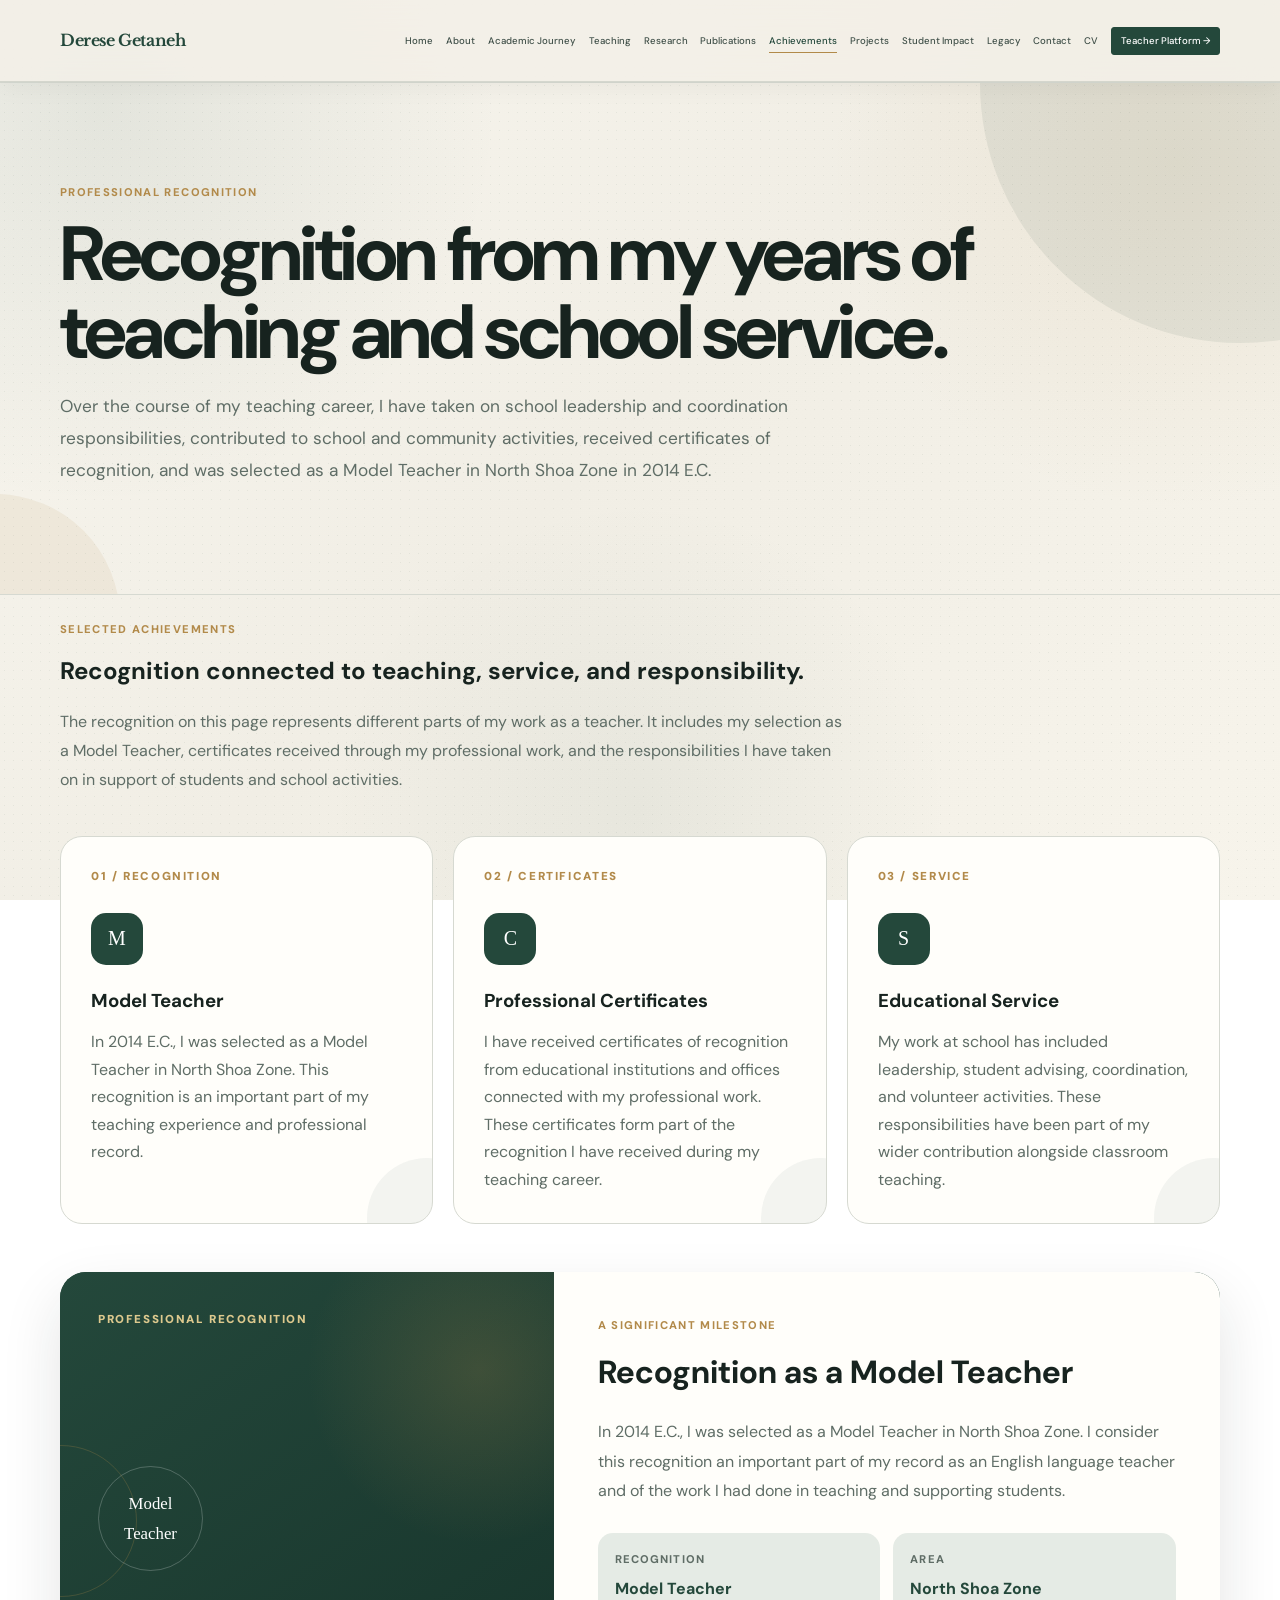
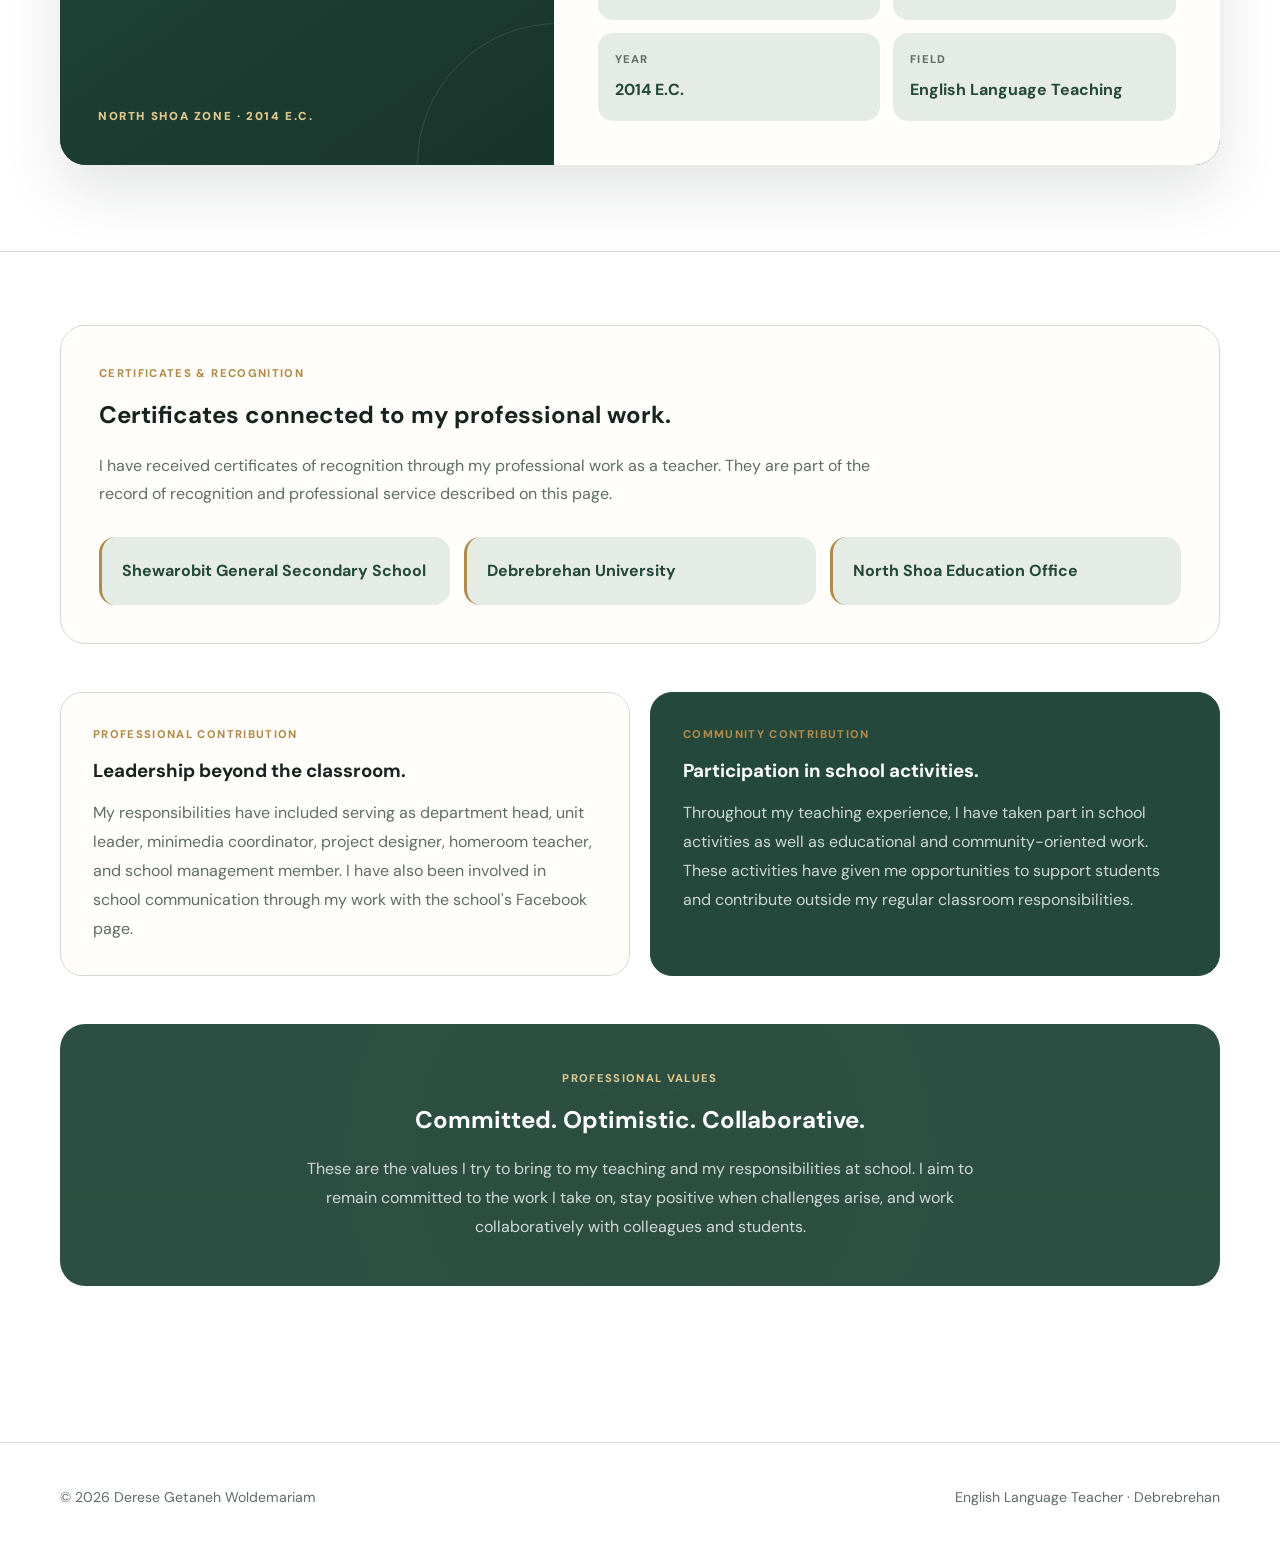
<file: achievements.html>
﻿<!doctype html>
<html lang="en">
<head>
<meta charset="utf-8">
<meta name="viewport" content="width=device-width,initial-scale=1">
<title>Achievements | Derese Getaneh Woldemariam</title>
<meta name="description" content="Professional achievements, recognition, certificates, and contributions of English Language Teacher Derese Getaneh Woldemariam.">
<meta name="theme-color" content="#f3f0e8">
<link rel="stylesheet" href="css/style.css">
<link rel="stylesheet" href="css/navigation.css">
<script defer src="js/config.js"></script>
<script defer src="js/main.js"></script>

<style>
.achievements-hero{
  position:relative;
  padding:100px 0 90px;
  overflow:hidden;
}

.achievements-hero:before{
  content:"";
  position:absolute;
  width:520px;
  height:520px;
  border-radius:50%;
  right:-220px;
  top:-260px;
  background:rgba(36,72,59,.075);
}

.achievements-hero:after{
  content:"";
  position:absolute;
  width:250px;
  height:250px;
  border-radius:50%;
  left:-130px;
  bottom:-150px;
  background:rgba(178,138,74,.09);
}

.achievements-hero .wrap{
  position:relative;
  z-index:1;
}

.achievements-hero h1{
  max-width:920px;
  margin:12px 0 20px;
  font-size:clamp(2.8rem,6vw,5rem);
  line-height:1.02;
  letter-spacing:-.045em;
}

.achievements-hero p{
  max-width:760px;
  color:var(--muted);
  font-size:1.08rem;
  line-height:1.85;
}

.achievement-section{
  padding-top:25px;
}

.achievement-intro{
  max-width:790px;
  margin-bottom:42px;
}

.achievement-intro h2{
  margin:8px 0 14px;
}

.achievement-intro p{
  color:var(--muted);
  line-height:1.8;
}

.recognition-grid{
  display:grid;
  grid-template-columns:repeat(3,minmax(0,1fr));
  gap:20px;
}

.recognition-card{
  position:relative;
  min-height:280px;
  padding:30px;
  border-radius:22px;
  background:var(--surface);
  border:1px solid var(--line);
  overflow:hidden;
  transition:transform .25s ease,box-shadow .25s ease,border-color .25s ease;
}

.recognition-card:hover{
  transform:translateY(-7px);
  border-color:rgba(178,138,74,.45);
  box-shadow:0 20px 45px rgba(23,35,31,.09);
}

.recognition-card:after{
  content:"";
  position:absolute;
  width:120px;
  height:120px;
  border-radius:50%;
  right:-55px;
  bottom:-55px;
  background:rgba(36,72,59,.05);
}

.recognition-number{
  position:relative;
  z-index:1;
  color:var(--accent);
  font-size:.72rem;
  font-weight:900;
  letter-spacing:.14em;
}

.recognition-icon{
  position:relative;
  z-index:1;
  width:52px;
  height:52px;
  margin:25px 0 20px;
  display:flex;
  align-items:center;
  justify-content:center;
  border-radius:15px;
  background:var(--green);
  color:#fff;
  font-family:Georgia,serif;
  font-size:1.25rem;
}

.recognition-card h3{
  position:relative;
  z-index:1;
  margin:0 0 11px;
}

.recognition-card p{
  position:relative;
  z-index:1;
  margin:0;
  color:var(--muted);
  line-height:1.72;
}

.model-teacher{
  margin-top:48px;
  display:grid;
  grid-template-columns:1fr 1.35fr;
  gap:0;
  overflow:hidden;
  border-radius:26px;
  background:var(--green);
  box-shadow:0 25px 60px rgba(23,35,31,.12);
}

.model-side{
  position:relative;
  min-height:330px;
  padding:38px;
  display:flex;
  flex-direction:column;
  justify-content:space-between;
  background:
    radial-gradient(circle at 85% 20%,rgba(178,138,74,.22),transparent 30%),
    linear-gradient(145deg,#24483b,#17342b);
  color:#fff;
  overflow:hidden;
}

.model-side:before,
.model-side:after{
  content:"";
  position:absolute;
  border:1px solid rgba(255,255,255,.12);
  border-radius:50%;
}

.model-side:before{
  width:280px;
  height:280px;
  right:-145px;
  bottom:-140px;
}

.model-side:after{
  width:150px;
  height:150px;
  left:-75px;
  top:35%;
  border-color:rgba(178,138,74,.25);
}

.model-label{
  position:relative;
  z-index:1;
  color:#ddc98e;
  font-size:.72rem;
  font-weight:900;
  text-transform:uppercase;
  letter-spacing:.14em;
}

.model-badge{
  position:relative;
  z-index:1;
  width:105px;
  height:105px;
  border:1px solid rgba(255,255,255,.22);
  border-radius:50%;
  display:flex;
  align-items:center;
  justify-content:center;
  text-align:center;
  font-family:Georgia,serif;
  font-size:1.05rem;
  color:#fff;
}

.model-content{
  padding:44px;
  background:var(--surface);
}

.model-content .kicker{
  margin-bottom:8px;
}

.model-content h2{
  margin:0 0 17px;
  font-size:2rem;
}

.model-content p{
  margin:0;
  color:var(--muted);
  line-height:1.85;
}

.model-facts{
  display:grid;
  grid-template-columns:repeat(2,minmax(0,1fr));
  gap:13px;
  margin-top:27px;
}

.model-fact{
  padding:17px;
  border-radius:15px;
  background:var(--soft);
}

.model-fact span{
  display:block;
  margin-bottom:6px;
  color:var(--muted);
  font-size:.7rem;
  font-weight:800;
  text-transform:uppercase;
  letter-spacing:.1em;
}

.model-fact strong{
  color:var(--green);
}

.certificate-panel{
  margin-top:48px;
  padding:38px;
  border:1px solid var(--line);
  border-radius:25px;
  background:var(--surface);
}

.certificate-panel h2{
  margin:8px 0 14px;
}

.certificate-panel > p{
  max-width:780px;
  color:var(--muted);
  line-height:1.8;
}

.certificate-list{
  display:grid;
  grid-template-columns:repeat(3,minmax(0,1fr));
  gap:14px;
  margin-top:28px;
}

.certificate-item{
  padding:20px;
  border-radius:16px;
  background:var(--soft);
  border-left:3px solid var(--accent);
}

.certificate-item strong{
  color:var(--green);
}

.contribution-section{
  margin-top:48px;
  display:grid;
  grid-template-columns:repeat(2,minmax(0,1fr));
  gap:20px;
}

.contribution-card{
  padding:32px;
  border-radius:22px;
  background:var(--surface);
  border:1px solid var(--line);
}

.contribution-card.dark{
  background:var(--green);
  color:#fff;
  border-color:var(--green);
}

.contribution-card h3{
  margin:8px 0 12px;
}

.contribution-card.dark h3{
  color:#fff;
}

.contribution-card p{
  margin:0;
  color:var(--muted);
  line-height:1.8;
}

.contribution-card.dark p{
  color:rgba(255,255,255,.78);
}

.final-achievement{
  margin-top:48px;
  padding:45px 30px;
  text-align:center;
  border-radius:25px;
  background:
    linear-gradient(rgba(36,72,59,.96),rgba(36,72,59,.96)),
    radial-gradient(circle at center,rgba(178,138,74,.2),transparent 50%);
}

.final-achievement .kicker{
  color:#ddc98e;
}

.final-achievement h2{
  max-width:760px;
  margin:8px auto 14px;
  color:#fff;
}

.final-achievement p{
  max-width:700px;
  margin:0 auto;
  color:rgba(255,255,255,.78);
  line-height:1.8;
}

@media(max-width:900px){
  .recognition-grid,
  .certificate-list{
    grid-template-columns:1fr 1fr;
  }

  .model-teacher{
    grid-template-columns:1fr;
  }

  .contribution-section{
    grid-template-columns:1fr;
  }
}

@media(max-width:650px){
  .achievements-hero{
    padding:72px 0 62px;
  }

  .achievements-hero h1{
    font-size:clamp(2.5rem,13vw,4rem);
  }

  .recognition-grid,
  .certificate-list,
  .model-facts{
    grid-template-columns:1fr;
  }

  .model-content,
  .model-side,
  .certificate-panel,
  .contribution-card{
    padding:28px;
  }
}
</style>
</head>

<body>
<a class="skip" href="#main">Skip to content</a>

<header>
  <div class="wrap bar">
    <a class="brand" href="index.html">Derese Getaneh</a>

    <button class="menu" data-menu aria-label="Open navigation" aria-expanded="false">
      Menu
    </button>

    <nav class="nav" data-nav>
<a href="index.html">Home</a>
<a href="about.html">About</a> <a href="academic-journey.html">Academic Journey</a>
<a href="teaching.html">Teaching</a>
<a href="research.html">Research</a>
<a href="publications.html">Publications</a>
<a href="achievements.html" class="active" aria-current="page">Achievements</a>
<a href="projects.html">Projects</a>
<a href="student-impact.html">Student Impact</a>
<a href="legacy.html">Legacy</a>
<a href="contact.html">Contact</a>
<a href="cv.html">CV</a>
<a class="platform" data-platform href="#">Teacher Platform &rarr;</a></nav>
</div>
</header>

<main id="main">

<section class="achievements-hero">
  <div class="wrap">
    <div class="kicker">Professional Recognition</div>
    <h1>Recognition from my years of teaching and school service.</h1>
    <p>
      Over the course of my teaching career, I have taken on school
      leadership and coordination responsibilities, contributed to school
      and community activities, received certificates of recognition, and
      was selected as a Model Teacher in North Shoa Zone in 2014 E.C.
    </p>
  </div>
</section>

<section class="achievement-section">
  <div class="wrap">

    <div class="achievement-intro">
      <div class="kicker">Selected Achievements</div>
      <h2>Recognition connected to teaching, service, and responsibility.</h2>
      <p>
        The recognition on this page represents different parts of my work
        as a teacher. It includes my selection as a Model Teacher, certificates
        received through my professional work, and the responsibilities I have
        taken on in support of students and school activities.
      </p>
    </div>

    <div class="recognition-grid">

      <article class="recognition-card">
        <div class="recognition-number">01 / RECOGNITION</div>
        <div class="recognition-icon">M</div>
        <h3>Model Teacher</h3>
        <p>
          In 2014 E.C., I was selected as a Model Teacher in North Shoa
          Zone. This recognition is an important part of my teaching
          experience and professional record.
        </p>
      </article>

      <article class="recognition-card">
        <div class="recognition-number">02 / CERTIFICATES</div>
        <div class="recognition-icon">C</div>
        <h3>Professional Certificates</h3>
        <p>
          I have received certificates of recognition from educational
          institutions and offices connected with my professional work.
          These certificates form part of the recognition I have received
          during my teaching career.
        </p>
      </article>

      <article class="recognition-card">
        <div class="recognition-number">03 / SERVICE</div>
        <div class="recognition-icon">S</div>
        <h3>Educational Service</h3>
        <p>
          My work at school has included leadership, student advising,
          coordination, and volunteer activities. These responsibilities
          have been part of my wider contribution alongside classroom
          teaching.
        </p>
      </article>

    </div>

    <article class="model-teacher">

      <div class="model-side">
        <div class="model-label">Professional Recognition</div>

        <div class="model-badge">
          Model<br>Teacher
        </div>

        <div class="model-label">North Shoa Zone · 2014 E.C.</div>
      </div>

      <div class="model-content">
        <div class="kicker">A Significant Milestone</div>
        <h2>Recognition as a Model Teacher</h2>

        <p>
          In 2014 E.C., I was selected as a Model Teacher in North Shoa
          Zone. I consider this recognition an important part of my record
          as an English language teacher and of the work I had done in
          teaching and supporting students.
        </p>

        <div class="model-facts">
          <div class="model-fact">
            <span>Recognition</span>
            <strong>Model Teacher</strong>
          </div>

          <div class="model-fact">
            <span>Area</span>
            <strong>North Shoa Zone</strong>
          </div>

          <div class="model-fact">
            <span>Year</span>
            <strong>2014 E.C.</strong>
          </div>

          <div class="model-fact">
            <span>Field</span>
            <strong>English Language Teaching</strong>
          </div>
        </div>
      </div>

    </article>

  </div>
</section>

<section class="achievement-section">
  <div class="wrap">

    <div class="certificate-panel">
      <div class="kicker">Certificates & Recognition</div>
      <h2>Certificates connected to my professional work.</h2>

      <p>
        I have received certificates of recognition through my professional
        work as a teacher. They are part of the record of recognition and
        professional service described on this page.
      </p>

      <div class="certificate-list">

        <div class="certificate-item">
          <strong>Shewarobit General Secondary School</strong>
        </div>

        <div class="certificate-item">
          <strong>Debrebrehan University</strong>
        </div>

        <div class="certificate-item">
          <strong>North Shoa Education Office</strong>
        </div>

      </div>
    </div>

    <div class="contribution-section">

      <article class="contribution-card">
        <div class="kicker">Professional Contribution</div>
        <h3>Leadership beyond the classroom.</h3>
        <p>
          My responsibilities have included serving as department head,
          unit leader, minimedia coordinator, project designer, homeroom
          teacher, and school management member. I have also been involved
          in school communication through my work with the school's
          Facebook page.
        </p>
      </article>

      <article class="contribution-card dark">
        <div class="kicker">Community Contribution</div>
        <h3>Participation in school activities.</h3>
        <p>
          Throughout my teaching experience, I have taken part in school
          activities as well as educational and community-oriented work.
          These activities have given me opportunities to support students
          and contribute outside my regular classroom responsibilities.
        </p>
      </article>

    </div>

    <div class="final-achievement">
      <div class="kicker">Professional Values</div>
      <h2>Committed. Optimistic. Collaborative.</h2>
      <p>
        These are the values I try to bring to my teaching and my
        responsibilities at school. I aim to remain committed to the work
        I take on, stay positive when challenges arise, and work
        collaboratively with colleagues and students.
      </p>
    </div>

  </div>
</section>

</main>

<footer>
  <div class="wrap footer-grid">
    <span>&copy; <span data-year></span> Derese Getaneh Woldemariam</span>
    <span>English Language Teacher &middot; Debrebrehan</span>
  </div>
</footer>

</body>
</html>
</file>
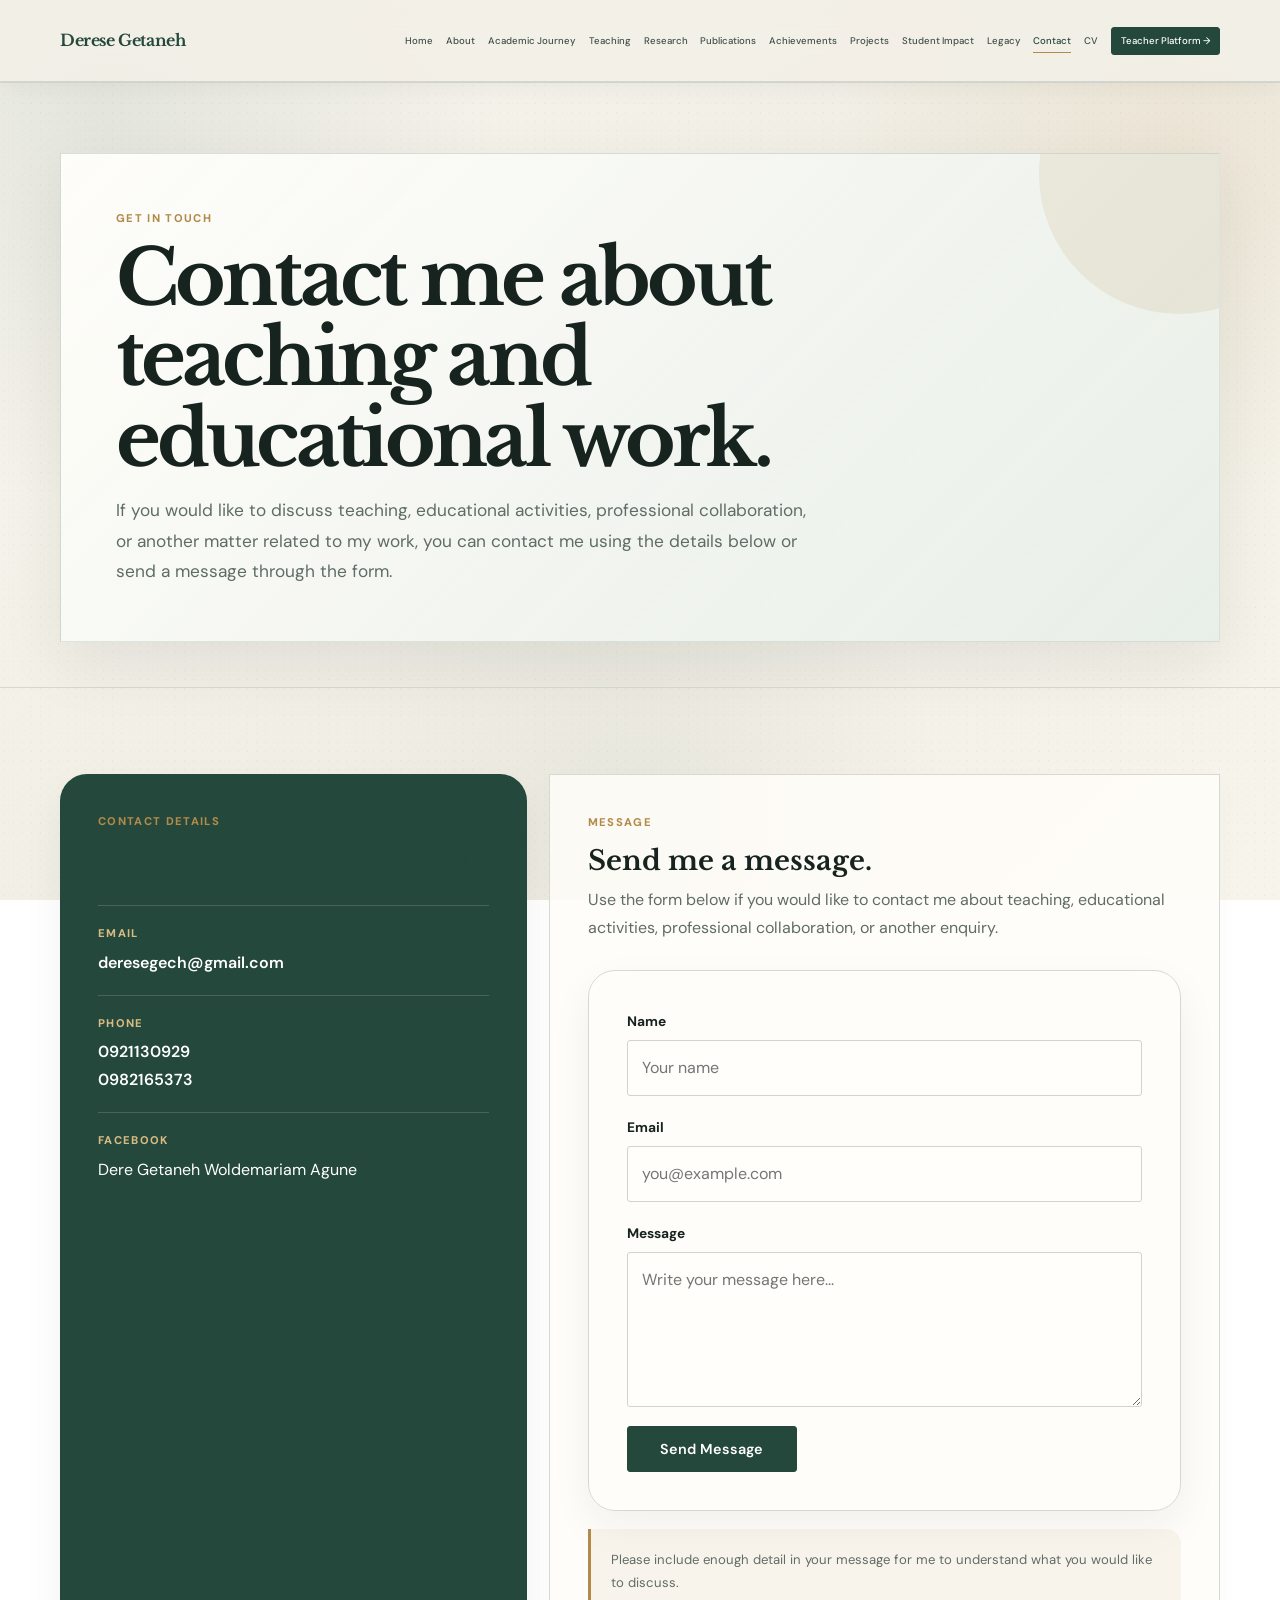
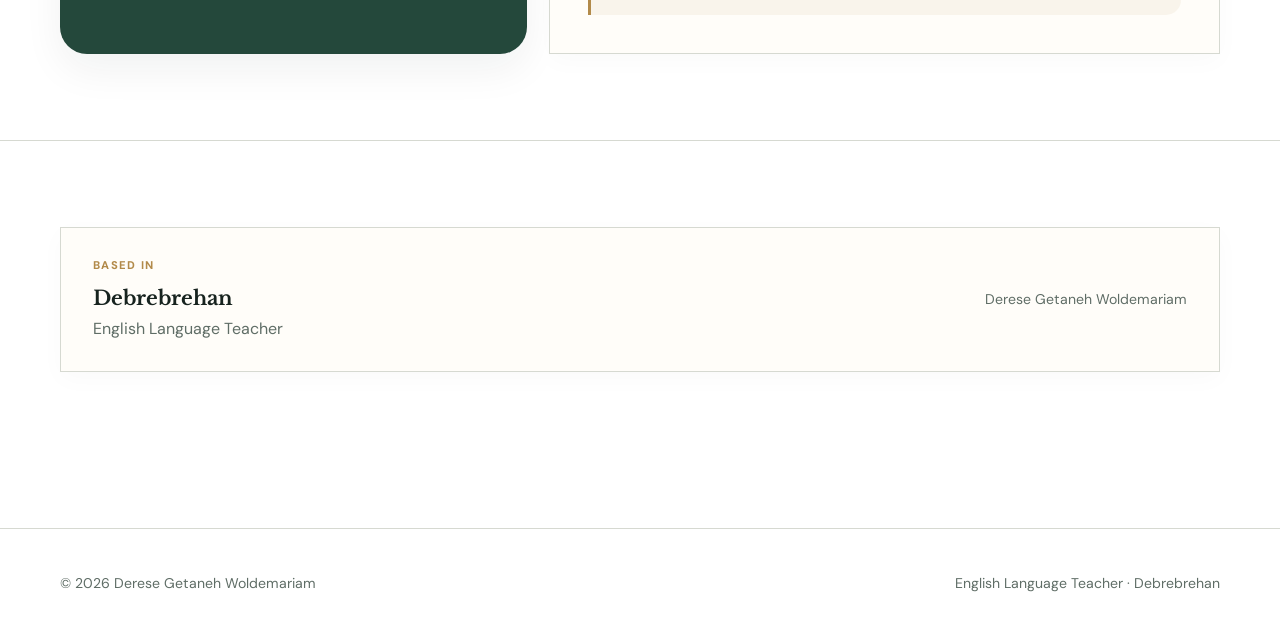
<file: contact.html>
﻿<!doctype html>
<html lang="en">
<head>
<meta charset="utf-8">
<meta name="viewport" content="width=device-width,initial-scale=1">

<title>Contact | Derese Getaneh Woldemariam</title>

<meta name="description" content="Contact Derese Getaneh Woldemariam, English Language Teacher.">

<meta name="theme-color" content="#f3f0e8">

<link rel="stylesheet" href="css/style.css">
<link rel="stylesheet" href="css/navigation.css">
<script defer src="js/config.js"></script>
<script defer src="js/main.js"></script>

<style>
.contact-hero{
  position:relative;
  padding:70px 0 45px;
}

.contact-hero-box{
  position:relative;
  overflow:hidden;
  padding:55px;
  border:1px solid rgba(36,72,59,.14);
  background:
    linear-gradient(135deg,rgba(255,254,250,.96),rgba(231,238,232,.9));
  box-shadow:0 22px 60px rgba(23,35,31,.08);
}

.contact-hero-box:after{
  content:"";
  position:absolute;
  width:280px;
  height:280px;
  right:-100px;
  top:-120px;
  border-radius:50%;
  background:rgba(178,138,74,.12);
}

.contact-hero-box > *{
  position:relative;
  z-index:1;
}

.contact-hero-box h1{
  margin:10px 0 15px;
  max-width:750px;
  font:700 clamp(2.7rem,6vw,5rem)/1.05 "Libre Baskerville",serif;
  letter-spacing:-.05em;
}

.contact-hero-box p{
  max-width:700px;
  margin:0;
  color:var(--muted);
  font-size:1.08rem;
}

.contact-layout{
  display:grid;
  grid-template-columns:.82fr 1.18fr;
  gap:22px;
  align-items:stretch;
}

.contact-info{
  padding:38px;
  background:var(--green);
  color:#fff;
  border:0;
}

.contact-info h2{
  margin:0 0 28px;
  font:700 1.7rem/1.3 "Libre Baskerville",serif;
}

.contact-item{
  padding:18px 0;
  border-top:1px solid rgba(255,255,255,.16);
}

.contact-item:first-of-type{
  border-top:0;
}

.contact-item .kicker{
  color:#d8bb83;
  margin-bottom:5px;
}

.contact-item a{
  color:#fff;
  text-decoration:none;
  font-weight:600;
}

.contact-item a:hover{
  color:#e1c88f;
}

.contact-form-card{
  padding:38px;
}

.contact-form-card h2{
  margin:0 0 8px;
  font:700 1.7rem/1.3 "Libre Baskerville",serif;
}

.contact-form-intro{
  margin:0 0 28px;
  color:var(--muted);
}

.contact-form{
  display:grid;
  gap:19px;
}

.form-field{
  display:grid;
  gap:7px;
}

.form-field label{
  font-size:.86rem;
  font-weight:700;
  color:var(--ink);
}

.form-field input,
.form-field textarea{
  width:100%;
  border:1px solid #cfd5ce;
  background:#fffefa;
  color:var(--ink);
  padding:13px 14px;
  border-radius:3px;
  font:inherit;
  outline:none;
  transition:border-color .2s,box-shadow .2s,background .2s;
}

.form-field input{
  min-height:48px;
}

.form-field textarea{
  min-height:155px;
  resize:vertical;
}

.form-field input:focus,
.form-field textarea:focus{
  border-color:var(--green);
  box-shadow:0 0 0 3px rgba(36,72,59,.09);
  background:#fff;
}

.form-submit{
  display:inline-flex;
  justify-content:center;
  align-items:center;
  width:max-content;
  min-width:170px;
  padding:13px 20px;
  border:1px solid var(--green);
  border-radius:3px;
  background:var(--green);
  color:#fff;
  font:600 .9rem "DM Sans",sans-serif;
  cursor:pointer;
  transition:all .2s;
}

.form-submit:hover{
  background:var(--accent);
  border-color:var(--accent);
  transform:translateY(-2px);
}

.contact-note{
  margin-top:18px;
  color:var(--muted);
  font-size:.82rem;
}

.location-card{
  display:flex;
  align-items:center;
  justify-content:space-between;
  gap:25px;
  padding:28px 32px;
}

.location-card h3{
  margin:0 0 5px;
  font:700 1.25rem "Libre Baskerville",serif;
}

.location-card p{
  margin:0;
  color:var(--muted);
}

@media(max-width:800px){
  .contact-hero-box{
    padding:38px 25px;
  }

  .contact-layout{
    grid-template-columns:1fr;
  }

  .contact-info,
  .contact-form-card{
    padding:30px 25px;
  }

  .location-card{
    align-items:flex-start;
    flex-direction:column;
  }
}
</style>
</head>

<body>

<a class="skip" href="#main">Skip to content</a>

<header>
<div class="wrap bar">

<a class="brand" href="index.html">Derese Getaneh</a>

<button class="menu"
        data-menu
        aria-label="Open navigation"
        aria-expanded="false">
Menu
</button>

<nav class="nav" data-nav>
<a href="index.html">Home</a>
<a href="about.html">About</a> <a href="academic-journey.html">Academic Journey</a>
<a href="teaching.html">Teaching</a>
<a href="research.html">Research</a>
<a href="publications.html">Publications</a>
<a href="achievements.html">Achievements</a>
<a href="projects.html">Projects</a>
<a href="student-impact.html">Student Impact</a>
<a href="legacy.html">Legacy</a>
<a href="contact.html" class="active" aria-current="page">Contact</a>
<a href="cv.html">CV</a>
<a class="platform" data-platform href="#">Teacher Platform &rarr;</a></nav>
</div>
</header>

<main id="main">

<section class="contact-hero">

<div class="wrap">

<div class="contact-hero-box">

<div class="kicker">Get in Touch</div>

<h1>Contact me about teaching and educational work.</h1>

<p>
If you would like to discuss teaching, educational activities,
professional collaboration, or another matter related to my work,
you can contact me using the details below or send a message through
the form.
</p>

</div>

</div>

</section>


<section>

<div class="wrap contact-layout">


<aside class="card contact-info">

<div class="kicker">Contact Details</div>

<h2>You can reach me directly.</h2>


<div class="contact-item">

<div class="kicker">Email</div>

<a href="mailto:deresegech@gmail.com">
deresegech@gmail.com
</a>

</div>


<div class="contact-item">

<div class="kicker">Phone</div>

<a href="tel:0921130929">
0921130929
</a>

<br>

<a href="tel:0982165373">
0982165373
</a>

</div>


<div class="contact-item">

<div class="kicker">Facebook</div>

<div>Dere Getaneh Woldemariam Agune</div>

</div>

</aside>


<article class="card contact-form-card">

<div class="kicker">Message</div>

<h2>Send me a message.</h2>

<p class="contact-form-intro">
Use the form below if you would like to contact me about teaching,
educational activities, professional collaboration, or another enquiry.
</p>


<form
  class="contact-form"
  action="https://formspree.io/f/YOUR_FORM_ID"
  method="POST"
>

<div class="form-field">

<label for="name">
Name
</label>

<input
  type="text"
  id="name"
  name="name"
  autocomplete="name"
  placeholder="Your name"
  required
>

</div>


<div class="form-field">

<label for="email">
Email
</label>

<input
  type="email"
  id="email"
  name="email"
  autocomplete="email"
  placeholder="you@example.com"
  required
>

</div>


<div class="form-field">

<label for="message">
Message
</label>

<textarea
  id="message"
  name="message"
  placeholder="Write your message here..."
  required
></textarea>

</div>


<button class="form-submit" type="submit">
Send Message
</button>

</form>

<p class="contact-note">
Please include enough detail in your message for me to understand
what you would like to discuss.
</p>

</article>

</div>

</section>


<section>

<div class="wrap">

<div class="card location-card">

<div>

<div class="kicker">Based in</div>

<h3>Debrebrehan</h3>

<p>English Language Teacher</p>

</div>

<div class="small">
Derese Getaneh Woldemariam
</div>

</div>

</div>

</section>

</main>


<footer>

<div class="wrap footer-grid">

<span>
&copy; <span data-year></span> Derese Getaneh Woldemariam
</span>

<span>
English Language Teacher · Debrebrehan
</span>

</div>

</footer>

</body>
</html>
</file>
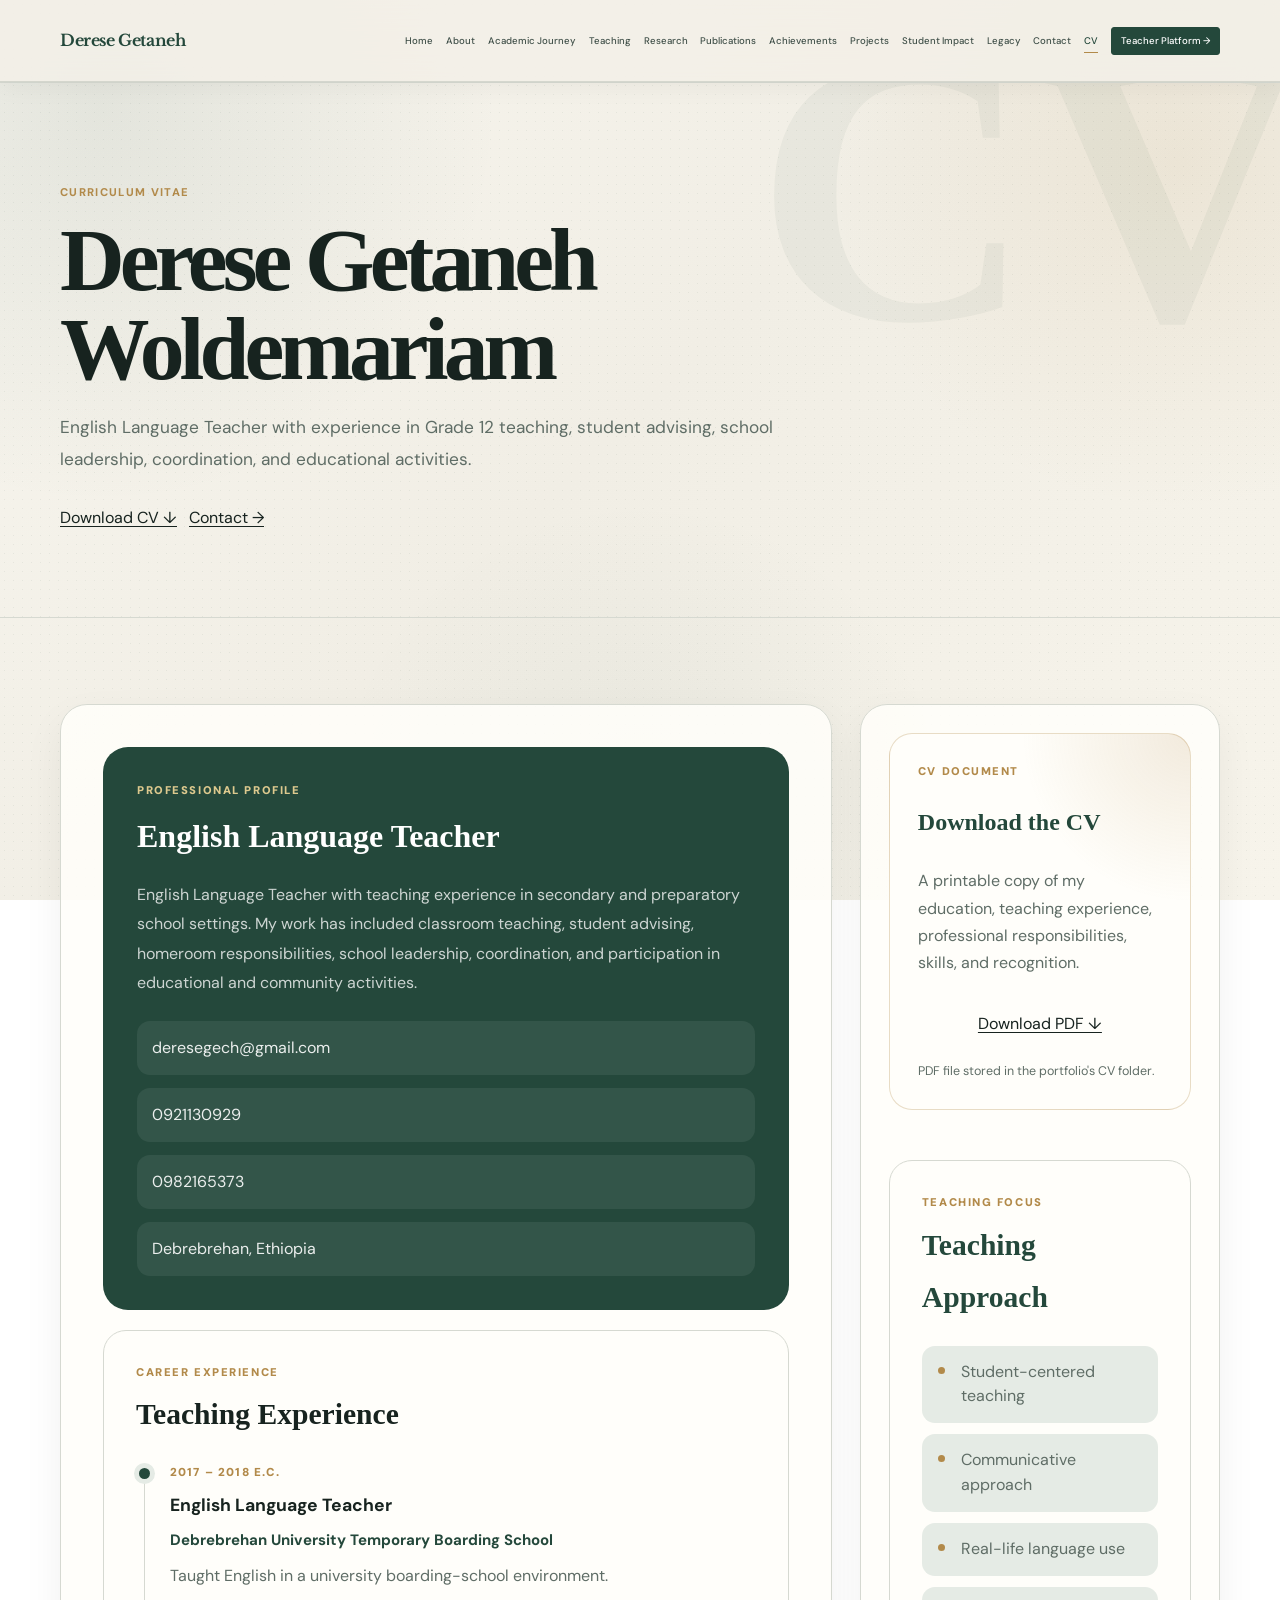
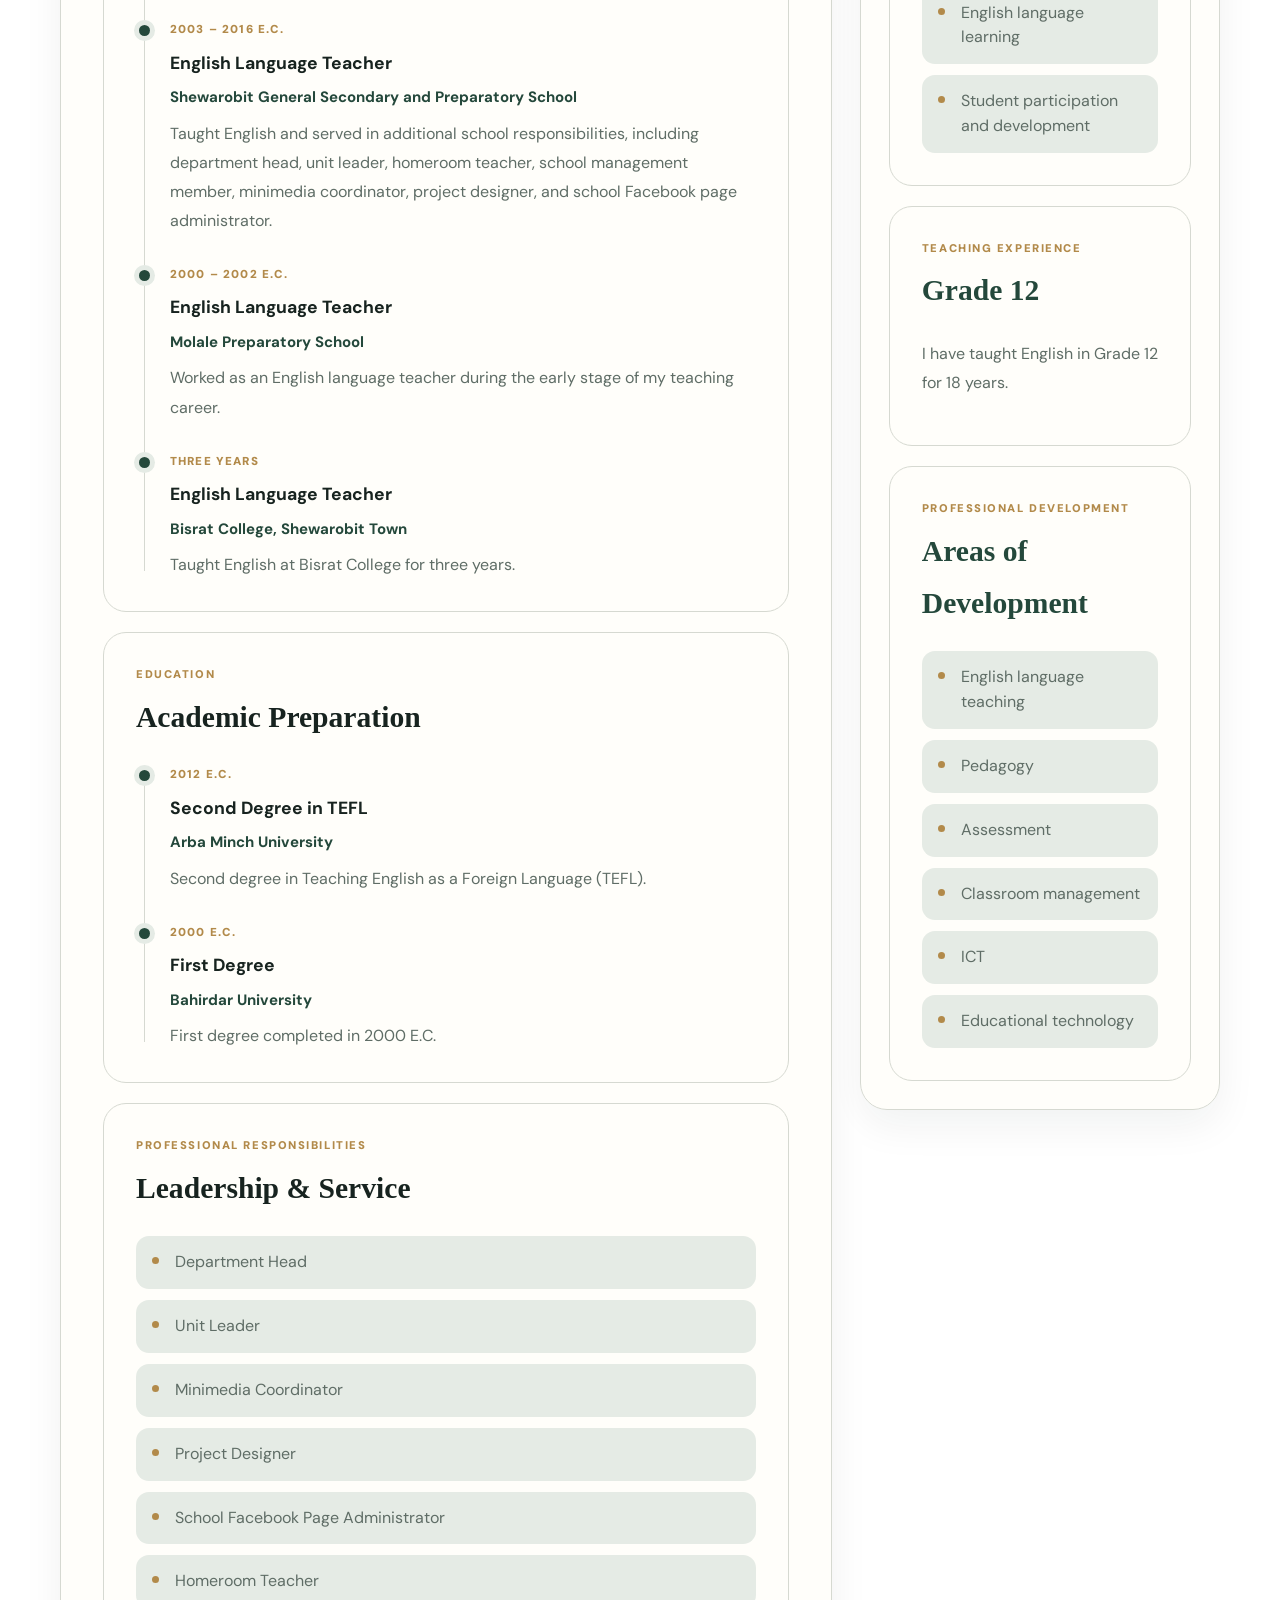
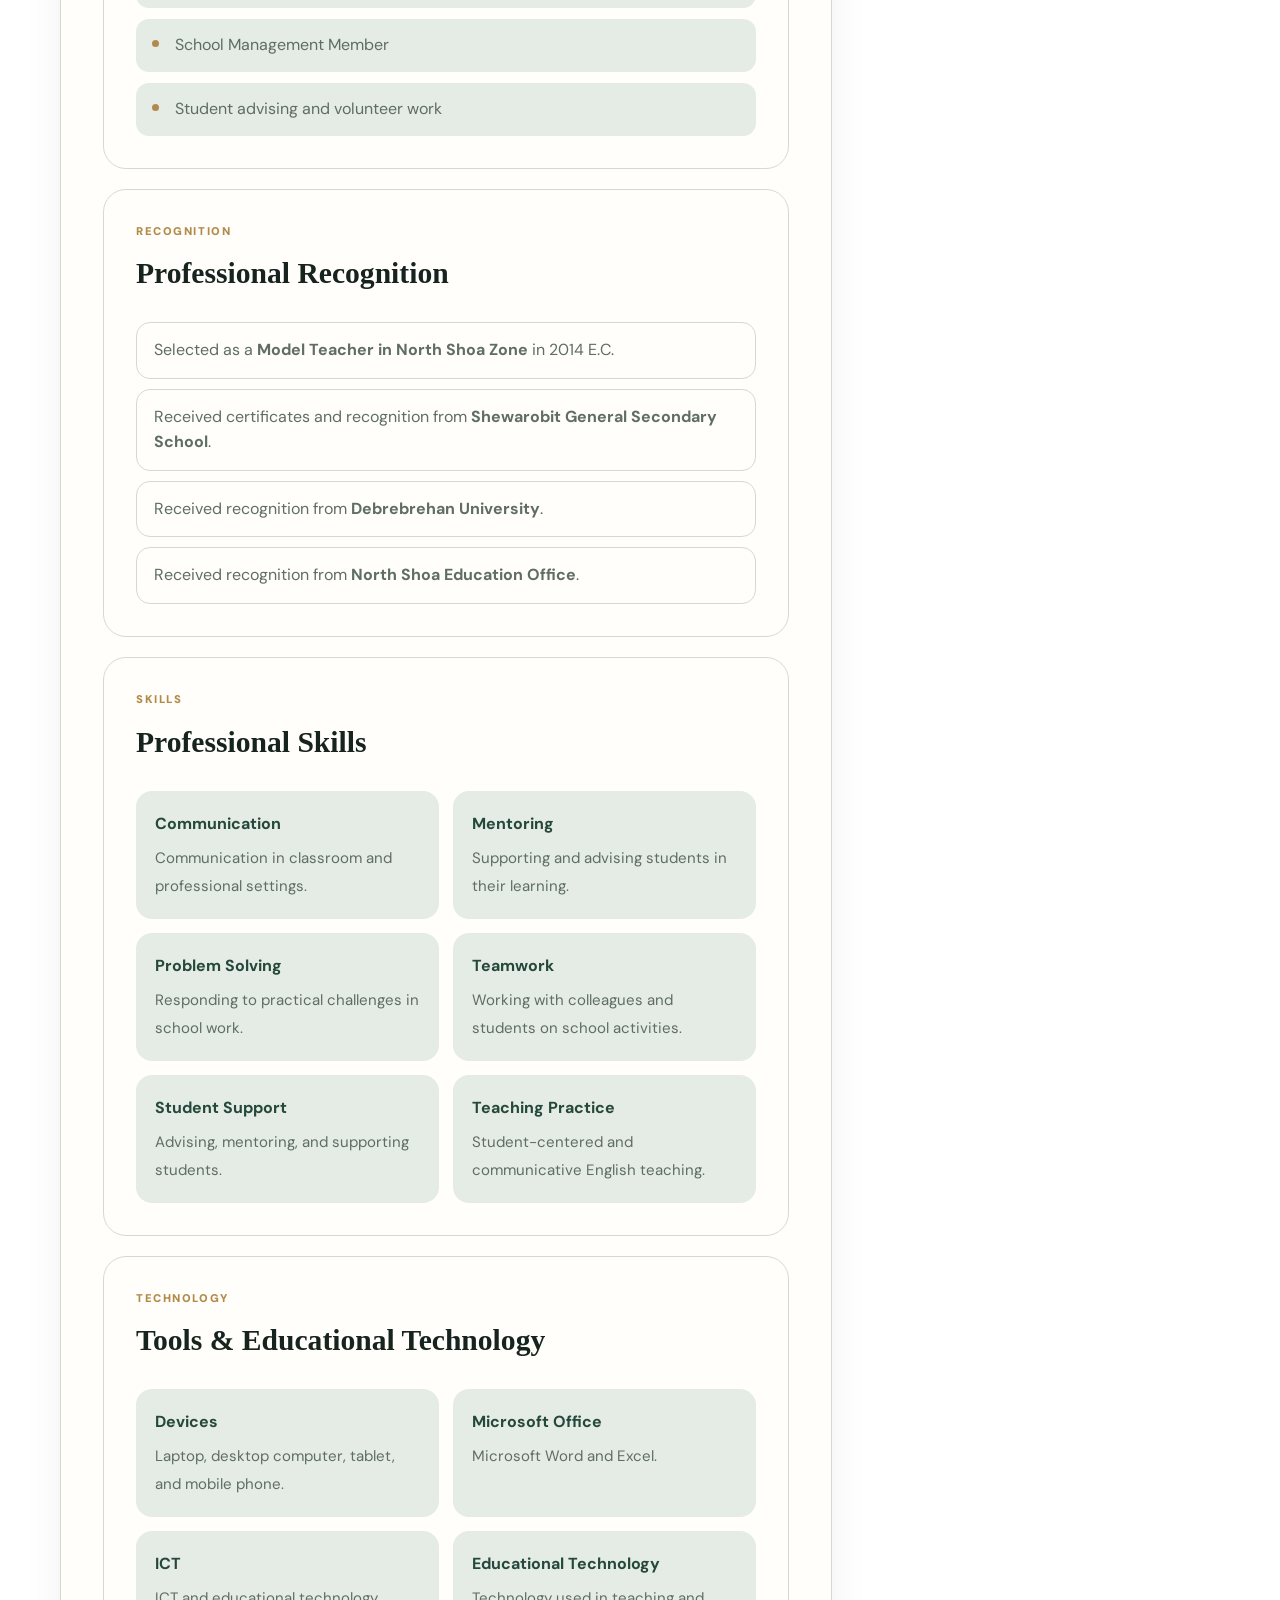
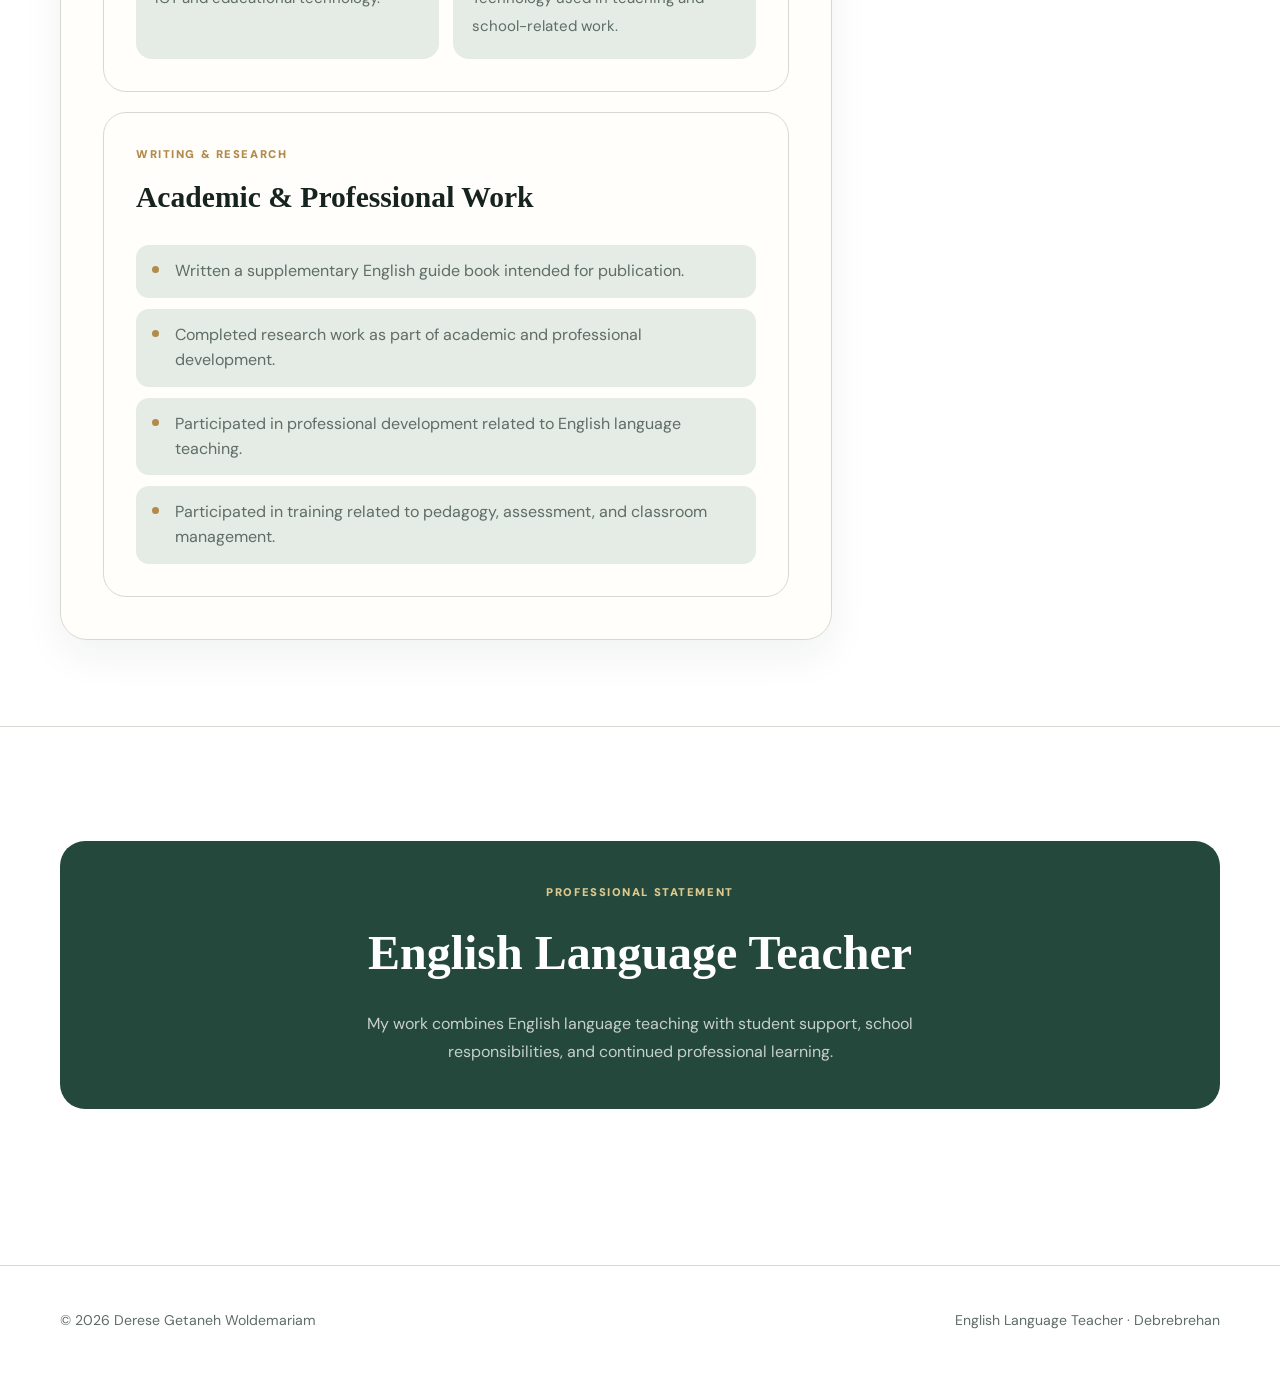
<file: cv.html>
﻿<!doctype html>
<html lang="en">
<head>
<meta charset="utf-8">
<meta name="viewport" content="width=device-width,initial-scale=1">
<title>Curriculum Vitae | Derese Getaneh Woldemariam</title>
<meta name="description" content="Curriculum Vitae of Derese Getaneh Woldemariam, English Language Teacher.">
<meta name="theme-color" content="#f3f0e8">
<link rel="stylesheet" href="css/style.css">
<link rel="stylesheet" href="css/navigation.css">
<script defer src="js/config.js"></script>
<script defer src="js/main.js"></script>

<style>
.cv-hero{
  position:relative;
  padding:100px 0 85px;
  overflow:hidden;
}

.cv-hero:before{
  content:"CV";
  position:absolute;
  right:-30px;
  top:-85px;
  font-family:Georgia,serif;
  font-size:clamp(12rem,30vw,27rem);
  font-weight:700;
  line-height:1;
  color:rgba(36,72,59,.045);
  pointer-events:none;
}

.cv-hero .wrap{
  position:relative;
  z-index:1;
}

.cv-hero h1{
  max-width:850px;
  margin:12px 0 18px;
  font-family:Georgia,serif;
  font-size:clamp(3rem,7vw,6rem);
  line-height:1;
  letter-spacing:-.055em;
}

.cv-hero p{
  max-width:720px;
  color:var(--muted);
  line-height:1.85;
  font-size:1.08rem;
}

.cv-actions{
  display:flex;
  flex-wrap:wrap;
  gap:12px;
  margin-top:28px;
}

.cv-layout{
  display:grid;
  grid-template-columns:minmax(0,1.5fr) minmax(270px,.7fr);
  gap:28px;
  align-items:start;
}

.cv-main,
.cv-sidebar{
  display:grid;
  gap:20px;
}

.cv-card{
  padding:32px;
  border-radius:23px;
  background:var(--surface);
  border:1px solid var(--line);
}

.cv-card h2{
  margin:7px 0 22px;
  font-family:Georgia,serif;
  font-size:1.85rem;
}

.cv-card p{
  color:var(--muted);
  line-height:1.82;
}

.cv-kicker{
  color:var(--accent);
  font-size:.7rem;
  font-weight:900;
  letter-spacing:.14em;
  text-transform:uppercase;
}

.cv-timeline{
  position:relative;
  display:grid;
  gap:0;
}

.cv-timeline:before{
  content:"";
  position:absolute;
  left:8px;
  top:8px;
  bottom:8px;
  width:1px;
  background:var(--line);
}

.cv-entry{
  position:relative;
  padding:0 0 30px 34px;
}

.cv-entry:last-child{
  padding-bottom:0;
}

.cv-entry:before{
  content:"";
  position:absolute;
  left:3px;
  top:5px;
  width:11px;
  height:11px;
  border-radius:50%;
  background:var(--green);
  box-shadow:0 0 0 5px var(--soft);
}

.cv-date{
  margin-bottom:7px;
  color:var(--accent);
  font-size:.72rem;
  font-weight:900;
  letter-spacing:.1em;
  text-transform:uppercase;
}

.cv-entry h3{
  margin:0 0 6px;
  font-size:1.1rem;
}

.cv-entry strong{
  display:block;
  margin-bottom:8px;
  color:var(--green);
  font-size:.94rem;
}

.cv-entry p{
  margin:0;
}

.cv-profile{
  padding:34px;
  border-radius:25px;
  background:var(--green);
  color:#fff;
}

.cv-profile .cv-kicker{
  color:#ddc98e;
}

.cv-profile h2{
  color:#fff;
  margin:8px 0 16px;
  font-family:Georgia,serif;
  font-size:2rem;
}

.cv-profile p{
  color:rgba(255,255,255,.77);
  line-height:1.82;
}

.cv-contact{
  display:grid;
  gap:13px;
  margin-top:24px;
}

.cv-contact a,
.cv-contact div{
  display:block;
  padding:13px 15px;
  border-radius:13px;
  background:rgba(255,255,255,.07);
  color:rgba(255,255,255,.9);
  text-decoration:none;
  overflow-wrap:anywhere;
}

.cv-contact a:hover{
  background:rgba(255,255,255,.13);
}

.cv-list{
  display:grid;
  gap:11px;
  margin:0;
  padding:0;
  list-style:none;
}

.cv-list li{
  position:relative;
  padding:14px 15px 14px 39px;
  border-radius:13px;
  background:var(--soft);
  color:var(--muted);
  line-height:1.55;
}

.cv-list li:before{
  content:"";
  position:absolute;
  left:16px;
  top:21px;
  width:7px;
  height:7px;
  border-radius:50%;
  background:var(--accent);
}

.cv-grid{
  display:grid;
  grid-template-columns:repeat(2,minmax(0,1fr));
  gap:14px;
}

.cv-mini{
  padding:19px;
  border-radius:16px;
  background:var(--soft);
}

.cv-mini strong{
  display:block;
  margin-bottom:6px;
  color:var(--green);
}

.cv-mini span{
  color:var(--muted);
  font-size:.94rem;
  line-height:1.6;
}

.cv-recognition{
  display:grid;
  gap:10px;
}

.cv-recognition div{
  padding:15px 17px;
  border:1px solid var(--line);
  border-radius:14px;
  color:var(--muted);
  line-height:1.55;
}

.cv-download{
  position:sticky;
  top:105px;
  padding:28px;
  border-radius:23px;
  background:
    radial-gradient(circle at 100% 0,rgba(178,138,74,.17),transparent 35%),
    var(--surface);
  border:1px solid rgba(178,138,74,.3);
}

.cv-download h2{
  margin:8px 0 12px;
  font-family:Georgia,serif;
}

.cv-download p{
  margin:0 0 22px;
  color:var(--muted);
  line-height:1.7;
}

.cv-download .button{
  width:100%;
  text-align:center;
}

.cv-note{
  margin-top:12px;
  color:var(--muted);
  font-size:.78rem;
  line-height:1.55;
}

.cv-quote{
  padding:30px;
  border-left:3px solid var(--accent);
  background:var(--soft);
  border-radius:0 18px 18px 0;
}

.cv-quote p{
  margin:0;
  font-family:Georgia,serif;
  font-size:1.35rem;
  line-height:1.55;
  color:var(--ink);
}

.cv-quote span{
  display:block;
  margin-top:12px;
  color:var(--muted);
  font-size:.85rem;
}

.cv-bottom{
  margin-top:28px;
  padding:42px;
  border-radius:25px;
  background:var(--green);
  text-align:center;
}

.cv-bottom .cv-kicker{
  color:#ddc98e;
}

.cv-bottom h2{
  max-width:760px;
  margin:8px auto 15px;
  color:#fff;
  font-family:Georgia,serif;
  font-size:clamp(2rem,4vw,3rem);
}

.cv-bottom p{
  max-width:650px;
  margin:0 auto;
  color:rgba(255,255,255,.74);
  line-height:1.8;
}

@media(max-width:900px){
  .cv-layout{
    grid-template-columns:1fr;
  }

  .cv-download{
    position:static;
  }
}

@media(max-width:650px){
  .cv-hero{
    padding:72px 0 60px;
  }

  .cv-hero h1{
    font-size:clamp(2.8rem,14vw,4.6rem);
  }

  .cv-card,
  .cv-profile,
  .cv-download,
  .cv-bottom{
    padding:25px;
  }

  .cv-grid{
    grid-template-columns:1fr;
  }

  .cv-actions{
    flex-direction:column;
  }

  .cv-actions .button{
    width:100%;
    text-align:center;
  }
}
</style>
</head>

<body>
<a class="skip" href="#main">Skip to content</a>

<header>
  <div class="wrap bar">
    <a class="brand" href="index.html">Derese Getaneh</a>

    <button class="menu" data-menu aria-label="Open navigation" aria-expanded="false">
      Menu
    </button>

    <nav class="nav" data-nav>
<a href="index.html">Home</a>
<a href="about.html">About</a> <a href="academic-journey.html">Academic Journey</a>
<a href="teaching.html">Teaching</a>
<a href="research.html">Research</a>
<a href="publications.html">Publications</a>
<a href="achievements.html">Achievements</a>
<a href="projects.html">Projects</a>
<a href="student-impact.html">Student Impact</a>
<a href="legacy.html">Legacy</a>
<a href="contact.html">Contact</a>
<a href="cv.html" class="active" aria-current="page">CV</a>
<a class="platform" data-platform href="#">Teacher Platform &rarr;</a></nav>
</div>
</header>

<main id="main">

<section class="cv-hero">
  <div class="wrap">
    <div class="kicker">Curriculum Vitae</div>

    <h1>Derese Getaneh Woldemariam</h1>

    <p>
      English Language Teacher with experience in Grade 12 teaching,
      student advising, school leadership, coordination, and educational
      activities.
    </p>

    <div class="cv-actions">
      <a class="button" href="cv/derese-getaneh-woldemariam-cv.pdf" download>
        Download CV &darr;
      </a>
      <a class="button secondary" href="contact.html">
        Contact &rarr;
      </a>
    </div>
  </div>
</section>

<section>
  <div class="wrap cv-layout">

    <div class="cv-main">

      <article class="cv-profile">
        <div class="cv-kicker">Professional Profile</div>
        <h2>English Language Teacher</h2>

        <p>
          English Language Teacher with teaching experience in secondary
          and preparatory school settings. My work has included classroom
          teaching, student advising, homeroom responsibilities, school
          leadership, coordination, and participation in educational and
          community activities.
        </p>

        <div class="cv-contact">
          <a href="mailto:deresegech@gmail.com">deresegech@gmail.com</a>
          <a href="tel:+251921130929">0921130929</a>
          <a href="tel:+251982165373">0982165373</a>
          <div>Debrebrehan, Ethiopia</div>
        </div>
      </article>

      <article class="cv-card">
        <div class="cv-kicker">Career Experience</div>
        <h2>Teaching Experience</h2>

        <div class="cv-timeline">

          <div class="cv-entry">
            <div class="cv-date">2017 &ndash; 2018 E.C.</div>
            <h3>English Language Teacher</h3>
            <strong>Debrebrehan University Temporary Boarding School</strong>
            <p>
              Taught English in a university boarding-school environment.
            </p>
          </div>

          <div class="cv-entry">
            <div class="cv-date">2003 &ndash; 2016 E.C.</div>
            <h3>English Language Teacher</h3>
            <strong>Shewarobit General Secondary and Preparatory School</strong>
            <p>
              Taught English and served in additional school responsibilities,
              including department head, unit leader, homeroom teacher,
              school management member, minimedia coordinator, project
              designer, and school Facebook page administrator.
            </p>
          </div>

          <div class="cv-entry">
            <div class="cv-date">2000 &ndash; 2002 E.C.</div>
            <h3>English Language Teacher</h3>
            <strong>Molale Preparatory School</strong>
            <p>
              Worked as an English language teacher during the early stage
              of my teaching career.
            </p>
          </div>

          <div class="cv-entry">
            <div class="cv-date">Three years</div>
            <h3>English Language Teacher</h3>
            <strong>Bisrat College, Shewarobit Town</strong>
            <p>
              Taught English at Bisrat College for three years.
            </p>
          </div>

        </div>
      </article>

      <article class="cv-card">
        <div class="cv-kicker">Education</div>
        <h2>Academic Preparation</h2>

        <div class="cv-timeline">

          <div class="cv-entry">
            <div class="cv-date">2012 E.C.</div>
            <h3>Second Degree in TEFL</h3>
            <strong>Arba Minch University</strong>
            <p>
              Second degree in Teaching English as a Foreign Language (TEFL).
            </p>
          </div>

          <div class="cv-entry">
            <div class="cv-date">2000 E.C.</div>
            <h3>First Degree</h3>
            <strong>Bahirdar University</strong>
            <p>
              First degree completed in 2000 E.C.
            </p>
          </div>

        </div>
      </article>

      <article class="cv-card">
        <div class="cv-kicker">Professional Responsibilities</div>
        <h2>Leadership &amp; Service</h2>

        <ul class="cv-list">
          <li>Department Head</li>
          <li>Unit Leader</li>
          <li>Minimedia Coordinator</li>
          <li>Project Designer</li>
          <li>School Facebook Page Administrator</li>
          <li>Homeroom Teacher</li>
          <li>School Management Member</li>
          <li>Student advising and volunteer work</li>
        </ul>
      </article>

      <article class="cv-card">
        <div class="cv-kicker">Recognition</div>
        <h2>Professional Recognition</h2>

        <div class="cv-recognition">

          <div>
            Selected as a <strong>Model Teacher in North Shoa Zone</strong>
            in 2014 E.C.
          </div>

          <div>
            Received certificates and recognition from
            <strong>Shewarobit General Secondary School</strong>.
          </div>

          <div>
            Received recognition from
            <strong>Debrebrehan University</strong>.
          </div>

          <div>
            Received recognition from
            <strong>North Shoa Education Office</strong>.
          </div>

        </div>
      </article>

      <article class="cv-card">
        <div class="cv-kicker">Skills</div>
        <h2>Professional Skills</h2>

        <div class="cv-grid">

          <div class="cv-mini">
            <strong>Communication</strong>
            <span>Communication in classroom and professional settings.</span>
          </div>

          <div class="cv-mini">
            <strong>Mentoring</strong>
            <span>Supporting and advising students in their learning.</span>
          </div>

          <div class="cv-mini">
            <strong>Problem Solving</strong>
            <span>Responding to practical challenges in school work.</span>
          </div>

          <div class="cv-mini">
            <strong>Teamwork</strong>
            <span>Working with colleagues and students on school activities.</span>
          </div>

          <div class="cv-mini">
            <strong>Student Support</strong>
            <span>Advising, mentoring, and supporting students.</span>
          </div>

          <div class="cv-mini">
            <strong>Teaching Practice</strong>
            <span>Student-centered and communicative English teaching.</span>
          </div>

        </div>
      </article>

      <article class="cv-card">
        <div class="cv-kicker">Technology</div>
        <h2>Tools &amp; Educational Technology</h2>

        <div class="cv-grid">

          <div class="cv-mini">
            <strong>Devices</strong>
            <span>Laptop, desktop computer, tablet, and mobile phone.</span>
          </div>

          <div class="cv-mini">
            <strong>Microsoft Office</strong>
            <span>Microsoft Word and Excel.</span>
          </div>

          <div class="cv-mini">
            <strong>ICT</strong>
            <span>ICT and educational technology.</span>
          </div>

          <div class="cv-mini">
            <strong>Educational Technology</strong>
            <span>Technology used in teaching and school-related work.</span>
          </div>

        </div>
      </article>

      <article class="cv-card">
        <div class="cv-kicker">Writing &amp; Research</div>
        <h2>Academic &amp; Professional Work</h2>

        <ul class="cv-list">
          <li>Written a supplementary English guide book intended for publication.</li>
          <li>Completed research work as part of academic and professional development.</li>
          <li>Participated in professional development related to English language teaching.</li>
          <li>Participated in training related to pedagogy, assessment, and classroom management.</li>
        </ul>
      </article>

    </div>

    <aside class="cv-sidebar">

      <div class="cv-download">
        <div class="cv-kicker">CV Document</div>
        <h2>Download the CV</h2>

        <p>
          A printable copy of my education, teaching experience,
          professional responsibilities, skills, and recognition.
        </p>

        <a class="button" href="cv/derese-getaneh-woldemariam-cv.pdf" download>
          Download PDF &darr;
        </a>

        <div class="cv-note">
          PDF file stored in the portfolio's CV folder.
        </div>
      </div>

      <div class="cv-card">
        <div class="cv-kicker">Teaching Focus</div>
        <h2>Teaching Approach</h2>

        <ul class="cv-list">
          <li>Student-centered teaching</li>
          <li>Communicative approach</li>
          <li>Real-life language use</li>
          <li>English language learning</li>
          <li>Student participation and development</li>
        </ul>
      </div>

      <div class="cv-card">
        <div class="cv-kicker">Teaching Experience</div>
        <h2>Grade 12</h2>

        <p>
          I have taught English in Grade 12 for 18 years.
        </p>
      </div>

      <div class="cv-card">
        <div class="cv-kicker">Professional Development</div>
        <h2>Areas of Development</h2>

        <ul class="cv-list">
          <li>English language teaching</li>
          <li>Pedagogy</li>
          <li>Assessment</li>
          <li>Classroom management</li>
          <li>ICT</li>
          <li>Educational technology</li>
        </ul>
      </div>

    </aside>

  </div>
</section>

<section>
  <div class="wrap">

    <article class="cv-bottom">
      <div class="cv-kicker">Professional Statement</div>

      <h2>English Language Teacher</h2>

      <p>
        My work combines English language teaching with student support,
        school responsibilities, and continued professional learning.
      </p>
    </article>

  </div>
</section></main>

<footer>
  <div class="wrap footer-grid">
    <span>&copy; <span data-year></span> Derese Getaneh Woldemariam</span>
    <span>English Language Teacher &middot; Debrebrehan</span>
  </div>
</footer>

</body>
</html>
</file>
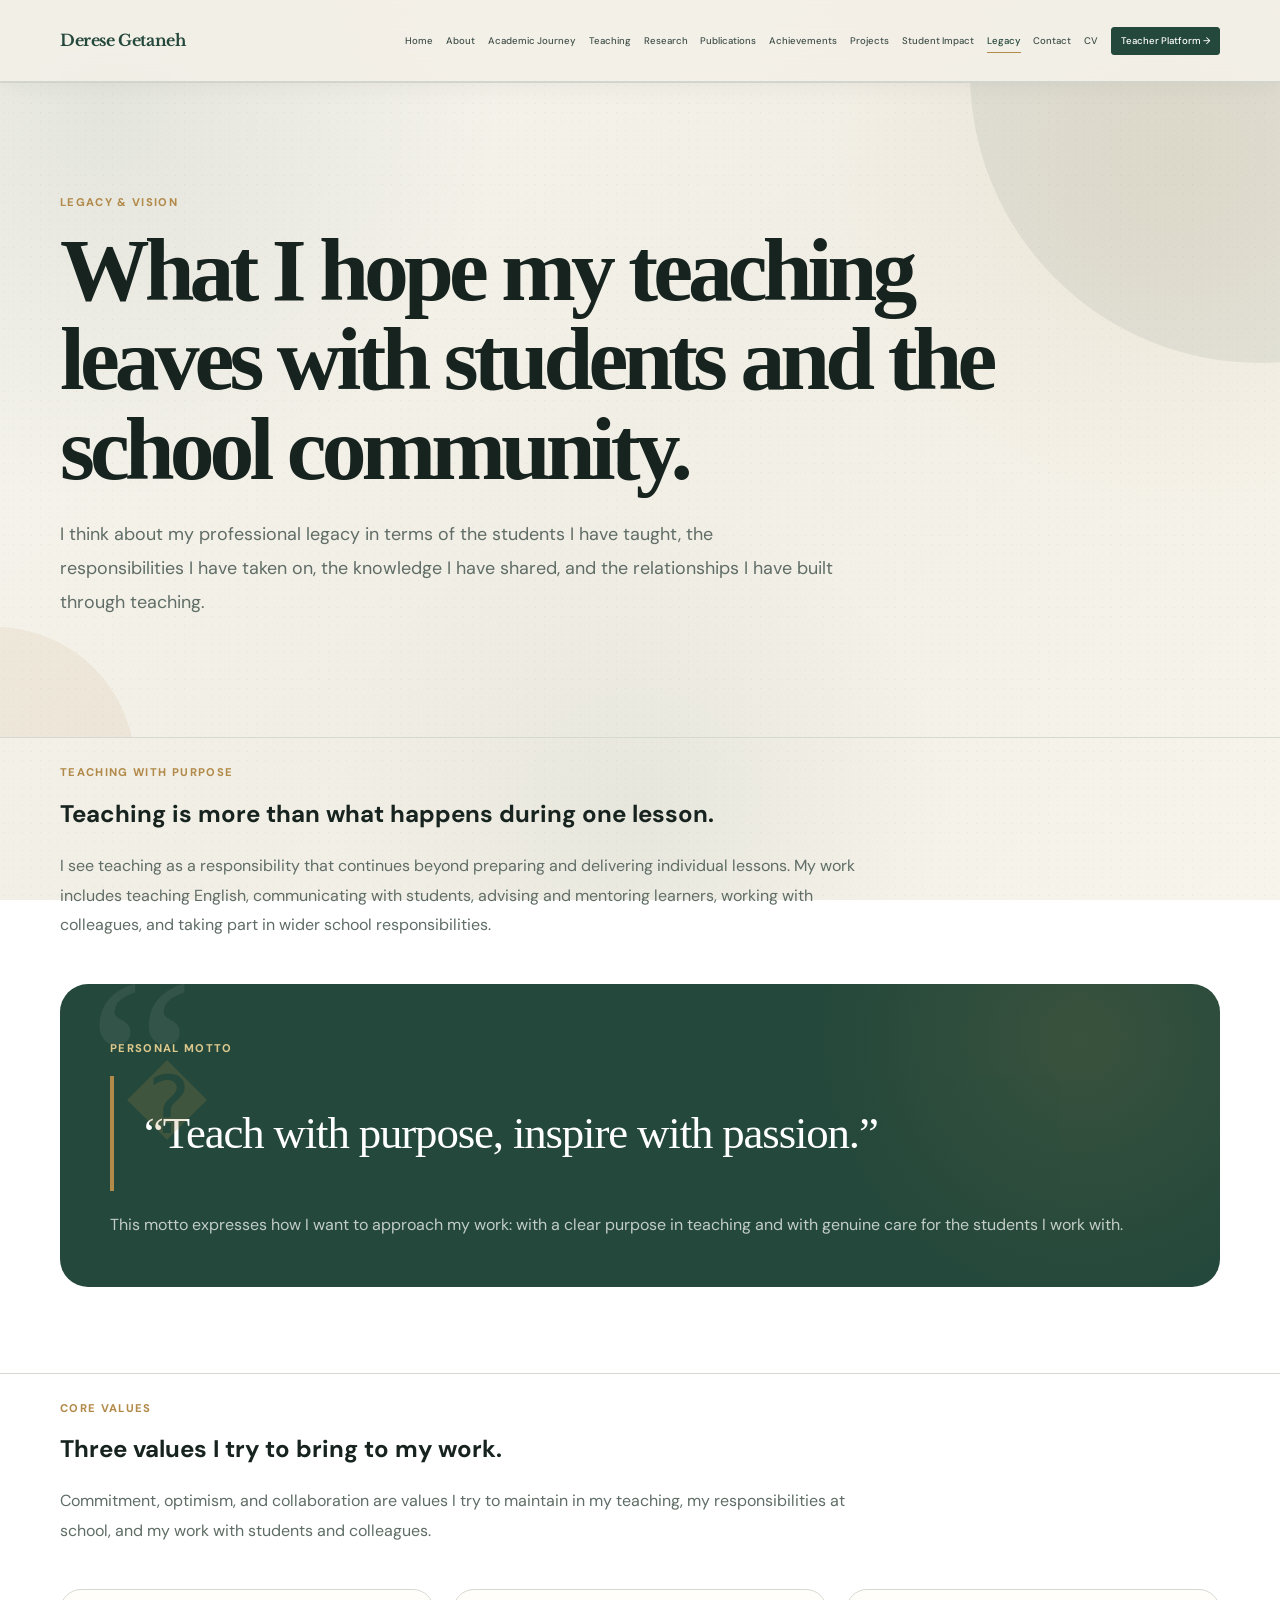
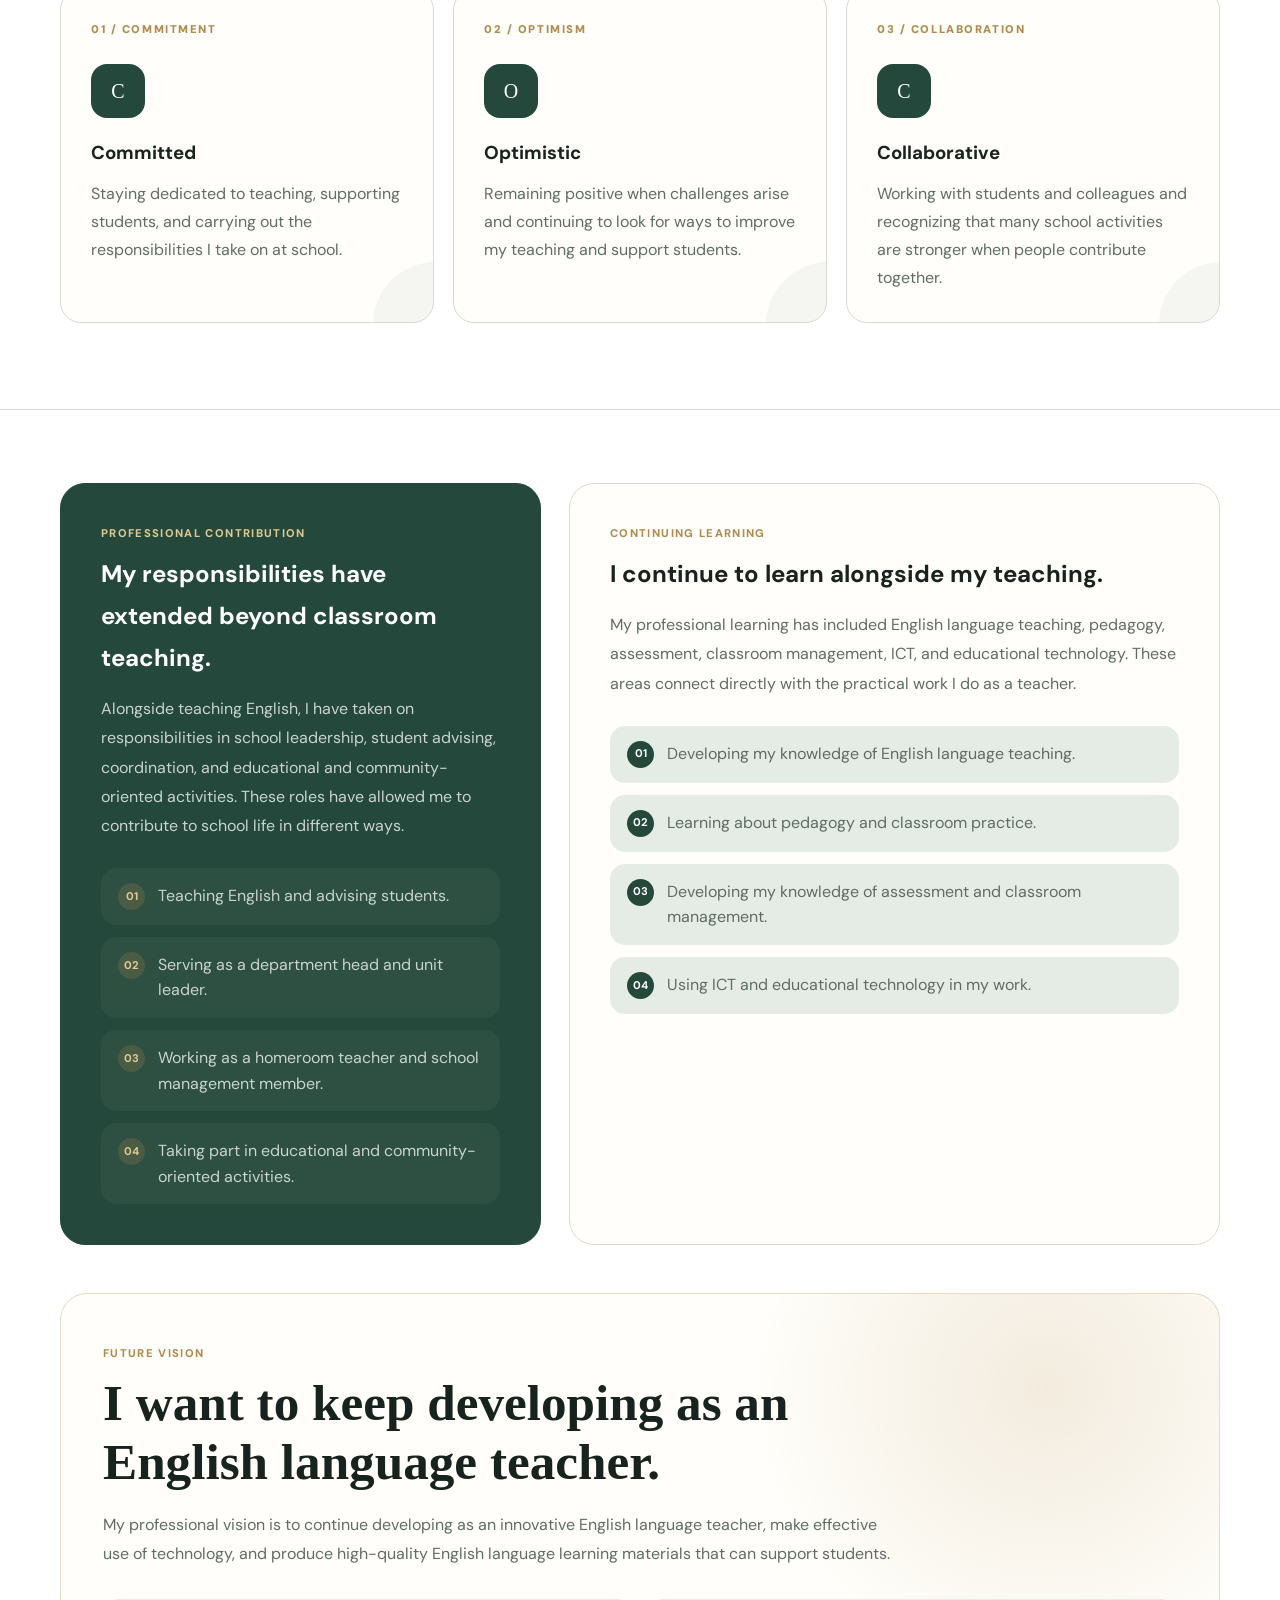
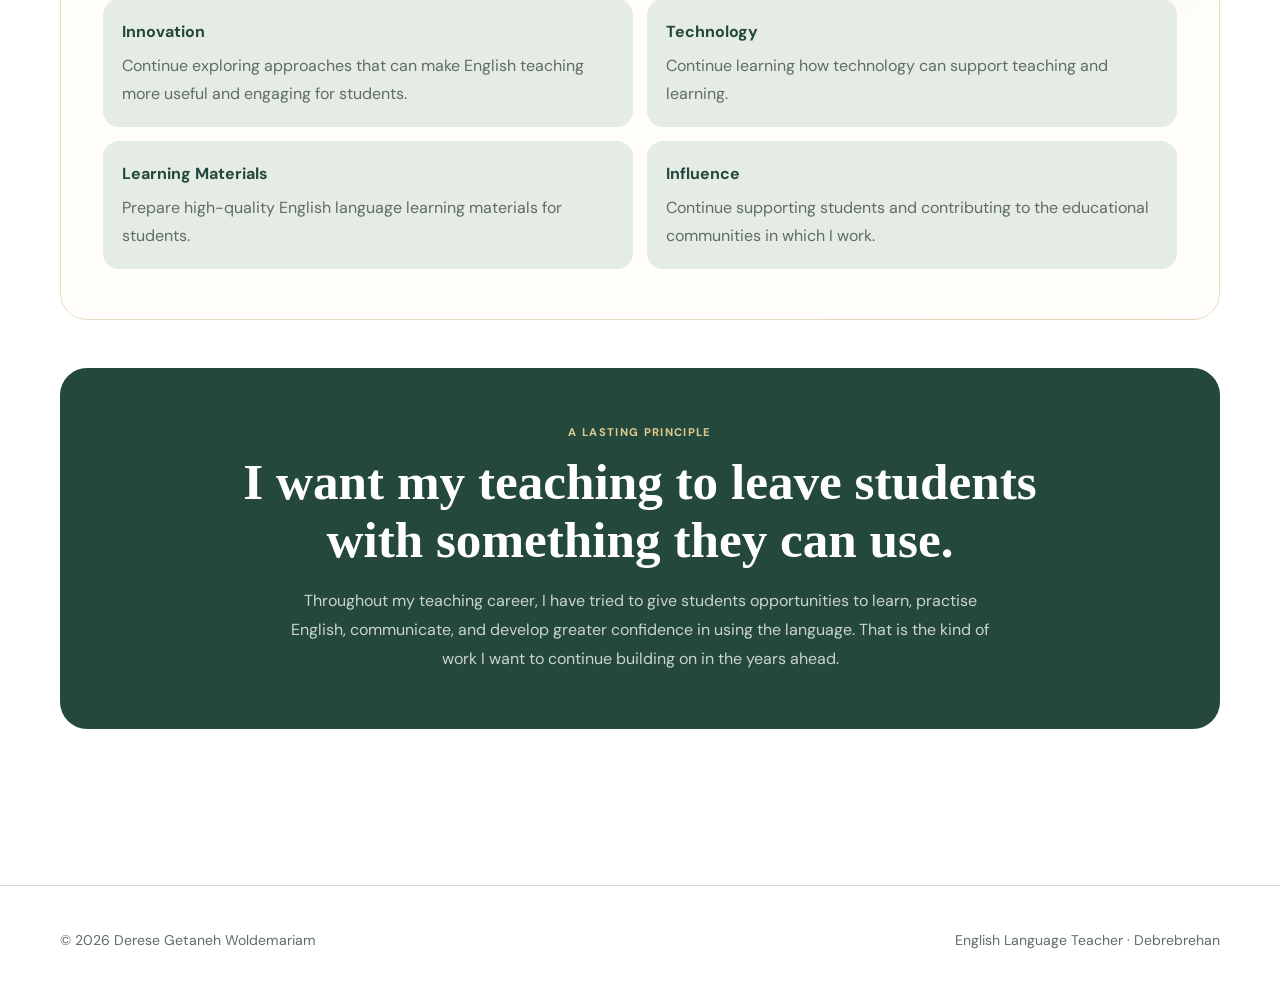
<file: legacy.html>
﻿<!doctype html>
<html lang="en">
<head>
<meta charset="utf-8">
<meta name="viewport" content="width=device-width,initial-scale=1">
<title>Legacy | Derese Getaneh Woldemariam</title>
<meta name="description" content="Teaching philosophy, professional values, educational contribution, and future vision of Derese Getaneh Woldemariam.">
<meta name="theme-color" content="#f3f0e8">
<link rel="stylesheet" href="css/style.css">
<link rel="stylesheet" href="css/navigation.css">
<script defer src="js/config.js"></script>
<script defer src="js/main.js"></script>

<style>
.legacy-hero{
  position:relative;
  padding:110px 0 100px;
  overflow:hidden;
}

.legacy-hero:before{
  content:"";
  position:absolute;
  width:580px;
  height:580px;
  border-radius:50%;
  right:-270px;
  top:-300px;
  background:rgba(36,72,59,.075);
}

.legacy-hero:after{
  content:"";
  position:absolute;
  width:280px;
  height:280px;
  border-radius:50%;
  left:-145px;
  bottom:-170px;
  background:rgba(178,138,74,.09);
}

.legacy-hero .wrap{
  position:relative;
  z-index:1;
}

.legacy-hero h1{
  max-width:980px;
  margin:12px 0 24px;
  font-family:Georgia,serif;
  font-size:clamp(3rem,7vw,6rem);
  line-height:1;
  letter-spacing:-.055em;
}

.legacy-hero p{
  max-width:780px;
  color:var(--muted);
  font-size:1.12rem;
  line-height:1.9;
}

.legacy-section{
  padding-top:25px;
}

.legacy-intro{
  max-width:800px;
  margin-bottom:44px;
}

.legacy-intro h2{
  margin:8px 0 14px;
}

.legacy-intro p{
  color:var(--muted);
  line-height:1.85;
}

.legacy-quote{
  position:relative;
  padding:55px 50px 48px;
  border-radius:28px;
  background:
    radial-gradient(circle at 88% 18%,rgba(178,138,74,.15),transparent 25%),
    var(--green);
  overflow:hidden;
  color:#fff;
}

.legacy-quote:before{
  content:"“";
  position:absolute;
  top:-42px;
  left:28px;
  color:rgba(255,255,255,.07);
  font-family:Georgia,serif;
  font-size:15rem;
  line-height:1;
}

.legacy-quote .kicker{
  position:relative;
  z-index:1;
  color:#ddc98e;
}

.legacy-quote blockquote{
  position:relative;
  z-index:1;
  max-width:950px;
  margin:18px 0 20px;
  font-family:Georgia,serif;
  font-size:clamp(1.7rem,3.5vw,3rem);
  line-height:1.3;
  letter-spacing:-.025em;
}

.legacy-quote p{
  position:relative;
  z-index:1;
  margin:0;
  color:rgba(255,255,255,.72);
  line-height:1.75;
}

.values-grid{
  display:grid;
  grid-template-columns:repeat(3,minmax(0,1fr));
  gap:19px;
}

.value-card{
  position:relative;
  min-height:260px;
  padding:30px;
  border-radius:21px;
  background:var(--surface);
  border:1px solid var(--line);
  overflow:hidden;
  transition:transform .25s ease,box-shadow .25s ease;
}

.value-card:hover{
  transform:translateY(-6px);
  box-shadow:0 20px 45px rgba(23,35,31,.08);
}

.value-card:after{
  content:"";
  position:absolute;
  width:125px;
  height:125px;
  right:-65px;
  bottom:-65px;
  border-radius:50%;
  background:rgba(36,72,59,.045);
}

.value-number{
  position:relative;
  z-index:1;
  color:var(--accent);
  font-size:.7rem;
  font-weight:900;
  letter-spacing:.14em;
}

.value-symbol{
  position:relative;
  z-index:1;
  width:54px;
  height:54px;
  margin:24px 0 19px;
  display:flex;
  align-items:center;
  justify-content:center;
  border-radius:16px;
  background:var(--green);
  color:#fff;
  font-family:Georgia,serif;
  font-size:1.25rem;
}

.value-card h3{
  position:relative;
  z-index:1;
  margin:0 0 10px;
}

.value-card p{
  position:relative;
  z-index:1;
  margin:0;
  color:var(--muted);
  line-height:1.75;
}

.legacy-path{
  display:grid;
  grid-template-columns:.85fr 1.15fr;
  gap:28px;
  margin-top:48px;
}

.path-panel{
  padding:40px;
  border-radius:25px;
  background:var(--surface);
  border:1px solid var(--line);
}

.path-panel.dark{
  background:var(--green);
  border-color:var(--green);
  color:#fff;
}

.path-panel.dark .kicker{
  color:#ddc98e;
}

.path-panel.dark h2{
  color:#fff;
}

.path-panel h2{
  margin:8px 0 15px;
}

.path-panel > p{
  margin:0;
  color:var(--muted);
  line-height:1.82;
}

.path-panel.dark > p{
  color:rgba(255,255,255,.76);
}

.path-list{
  display:grid;
  gap:12px;
  margin-top:28px;
}

.path-item{
  display:flex;
  gap:13px;
  align-items:flex-start;
  padding:15px 17px;
  border-radius:15px;
  background:var(--soft);
}

.dark .path-item{
  background:rgba(255,255,255,.045);
}

.path-item b{
  flex:0 0 27px;
  width:27px;
  height:27px;
  display:flex;
  align-items:center;
  justify-content:center;
  border-radius:50%;
  background:var(--green);
  color:#fff;
  font-size:.7rem;
}

.dark .path-item b{
  background:rgba(178,138,74,.22);
  color:#dfcb91;
}

.path-item span{
  color:var(--muted);
  line-height:1.6;
}

.dark .path-item span{
  color:rgba(255,255,255,.75);
}

.future-vision{
  margin-top:48px;
  padding:50px 42px;
  border-radius:27px;
  background:
    radial-gradient(circle at 85% 15%,rgba(178,138,74,.16),transparent 26%),
    var(--surface);
  border:1px solid rgba(178,138,74,.3);
}

.future-vision h2{
  max-width:850px;
  margin:8px 0 18px;
  font-family:Georgia,serif;
  font-size:clamp(2rem,4vw,3.2rem);
  line-height:1.15;
}

.future-vision > p{
  max-width:800px;
  margin:0;
  color:var(--muted);
  line-height:1.85;
}

.vision-points{
  display:grid;
  grid-template-columns:repeat(2,minmax(0,1fr));
  gap:14px;
  margin-top:30px;
}

.vision-point{
  padding:19px;
  border-radius:16px;
  background:var(--soft);
}

.vision-point strong{
  display:block;
  margin-bottom:6px;
  color:var(--green);
}

.vision-point span{
  color:var(--muted);
  line-height:1.6;
}

.legacy-closing{
  margin-top:48px;
  text-align:center;
  padding:55px 30px;
  border-radius:27px;
  background:var(--green);
}

.legacy-closing .kicker{
  color:#ddc98e;
}

.legacy-closing h2{
  max-width:850px;
  margin:8px auto 17px;
  color:#fff;
  font-family:Georgia,serif;
  font-size:clamp(2rem,4vw,3.4rem);
  line-height:1.15;
}

.legacy-closing p{
  max-width:700px;
  margin:0 auto;
  color:rgba(255,255,255,.76);
  line-height:1.8;
}

@media(max-width:900px){
  .values-grid{
    grid-template-columns:1fr 1fr;
  }

  .legacy-path{
    grid-template-columns:1fr;
  }
}

@media(max-width:650px){
  .legacy-hero{
    padding:76px 0 65px;
  }

  .legacy-hero h1{
    font-size:clamp(2.7rem,14vw,4.5rem);
  }

  .values-grid,
  .vision-points{
    grid-template-columns:1fr;
  }

  .legacy-quote,
  .path-panel,
  .future-vision,
  .legacy-closing{
    padding:30px;
  }

  .legacy-quote blockquote{
    font-size:1.55rem;
  }
}
</style>
</head>

<body>
<a class="skip" href="#main">Skip to content</a>

<header>
  <div class="wrap bar">
    <a class="brand" href="index.html">Derese Getaneh</a>

    <button class="menu" data-menu aria-label="Open navigation" aria-expanded="false">
      Menu
    </button>

    <nav class="nav" data-nav>
<a href="index.html">Home</a>
<a href="about.html">About</a> <a href="academic-journey.html">Academic Journey</a>
<a href="teaching.html">Teaching</a>
<a href="research.html">Research</a>
<a href="publications.html">Publications</a>
<a href="achievements.html">Achievements</a>
<a href="projects.html">Projects</a>
<a href="student-impact.html">Student Impact</a>
<a href="legacy.html" class="active" aria-current="page">Legacy</a>
<a href="contact.html">Contact</a>
<a href="cv.html">CV</a>
<a class="platform" data-platform href="#">Teacher Platform &rarr;</a></nav>
</div>
</header>

<main id="main">

<section class="legacy-hero">
  <div class="wrap">
    <div class="kicker">Legacy & Vision</div>
    <h1>What I hope my teaching leaves with students and the school community.</h1>
    <p>
      I think about my professional legacy in terms of the students I have
      taught, the responsibilities I have taken on, the knowledge I have
      shared, and the relationships I have built through teaching.
    </p>
  </div>
</section>

<section class="legacy-section">
  <div class="wrap">

    <div class="legacy-intro">
      <div class="kicker">Teaching With Purpose</div>
      <h2>Teaching is more than what happens during one lesson.</h2>
      <p>
        I see teaching as a responsibility that continues beyond preparing
        and delivering individual lessons. My work includes teaching English,
        communicating with students, advising and mentoring learners, working
        with colleagues, and taking part in wider school responsibilities.
      </p>
    </div>

    <article class="legacy-quote">
      <div class="kicker">Personal Motto</div>

      <blockquote>
        “Teach with purpose, inspire with passion.”
      </blockquote>

      <p>
        This motto expresses how I want to approach my work: with a clear
        purpose in teaching and with genuine care for the students I work
        with.
      </p>
    </article>

  </div>
</section>

<section class="legacy-section">
  <div class="wrap">

    <div class="legacy-intro">
      <div class="kicker">Core Values</div>
      <h2>Three values I try to bring to my work.</h2>
      <p>
        Commitment, optimism, and collaboration are values I try to maintain
        in my teaching, my responsibilities at school, and my work with
        students and colleagues.
      </p>
    </div>

    <div class="values-grid">

      <article class="value-card">
        <div class="value-number">01 / COMMITMENT</div>
        <div class="value-symbol">C</div>
        <h3>Committed</h3>
        <p>
          Staying dedicated to teaching, supporting students, and carrying
          out the responsibilities I take on at school.
        </p>
      </article>

      <article class="value-card">
        <div class="value-number">02 / OPTIMISM</div>
        <div class="value-symbol">O</div>
        <h3>Optimistic</h3>
        <p>
          Remaining positive when challenges arise and continuing to look for
          ways to improve my teaching and support students.
        </p>
      </article>

      <article class="value-card">
        <div class="value-number">03 / COLLABORATION</div>
        <div class="value-symbol">C</div>
        <h3>Collaborative</h3>
        <p>
          Working with students and colleagues and recognizing that many
          school activities are stronger when people contribute together.
        </p>
      </article>

    </div>

  </div>
</section>

<section class="legacy-section">
  <div class="wrap">

    <div class="legacy-path">

      <article class="path-panel dark">
        <div class="kicker">Professional Contribution</div>
        <h2>My responsibilities have extended beyond classroom teaching.</h2>

        <p>
          Alongside teaching English, I have taken on responsibilities in
          school leadership, student advising, coordination, and educational
          and community-oriented activities. These roles have allowed me to
          contribute to school life in different ways.
        </p>

        <div class="path-list">

          <div class="path-item">
            <b>01</b>
            <span>Teaching English and advising students.</span>
          </div>

          <div class="path-item">
            <b>02</b>
            <span>Serving as a department head and unit leader.</span>
          </div>

          <div class="path-item">
            <b>03</b>
            <span>Working as a homeroom teacher and school management member.</span>
          </div>

          <div class="path-item">
            <b>04</b>
            <span>Taking part in educational and community-oriented activities.</span>
          </div>

        </div>
      </article>

      <article class="path-panel">
        <div class="kicker">Continuing Learning</div>
        <h2>I continue to learn alongside my teaching.</h2>

        <p>
          My professional learning has included English language teaching,
          pedagogy, assessment, classroom management, ICT, and educational
          technology. These areas connect directly with the practical work
          I do as a teacher.
        </p>

        <div class="path-list">

          <div class="path-item">
            <b>01</b>
            <span>Developing my knowledge of English language teaching.</span>
          </div>

          <div class="path-item">
            <b>02</b>
            <span>Learning about pedagogy and classroom practice.</span>
          </div>

          <div class="path-item">
            <b>03</b>
            <span>Developing my knowledge of assessment and classroom management.</span>
          </div>

          <div class="path-item">
            <b>04</b>
            <span>Using ICT and educational technology in my work.</span>
          </div>

        </div>
      </article>

    </div>

    <article class="future-vision">
      <div class="kicker">Future Vision</div>

      <h2>
        I want to keep developing as an English language teacher.
      </h2>

      <p>
        My professional vision is to continue developing as an innovative
        English language teacher, make effective use of technology, and
        produce high-quality English language learning materials that can
        support students.
      </p>

      <div class="vision-points">

        <div class="vision-point">
          <strong>Innovation</strong>
          <span>
            Continue exploring approaches that can make English teaching
            more useful and engaging for students.
          </span>
        </div>

        <div class="vision-point">
          <strong>Technology</strong>
          <span>
            Continue learning how technology can support teaching and
            learning.
          </span>
        </div>

        <div class="vision-point">
          <strong>Learning Materials</strong>
          <span>
            Prepare high-quality English language learning materials for
            students.
          </span>
        </div>

        <div class="vision-point">
          <strong>Influence</strong>
          <span>
            Continue supporting students and contributing to the educational
            communities in which I work.
          </span>
        </div>

      </div>
    </article>

    <article class="legacy-closing">
      <div class="kicker">A Lasting Principle</div>

      <h2>
        I want my teaching to leave students with something they can use.
      </h2>

      <p>
        Throughout my teaching career, I have tried to give students
        opportunities to learn, practise English, communicate, and develop
        greater confidence in using the language. That is the kind of work
        I want to continue building on in the years ahead.
      </p>
    </article>

  </div>
</section>

</main>

<footer>
  <div class="wrap footer-grid">
    <span>&copy; <span data-year></span> Derese Getaneh Woldemariam</span>
    <span>English Language Teacher &middot; Debrebrehan</span>
  </div>
</footer>

</body>
</html>
</file>
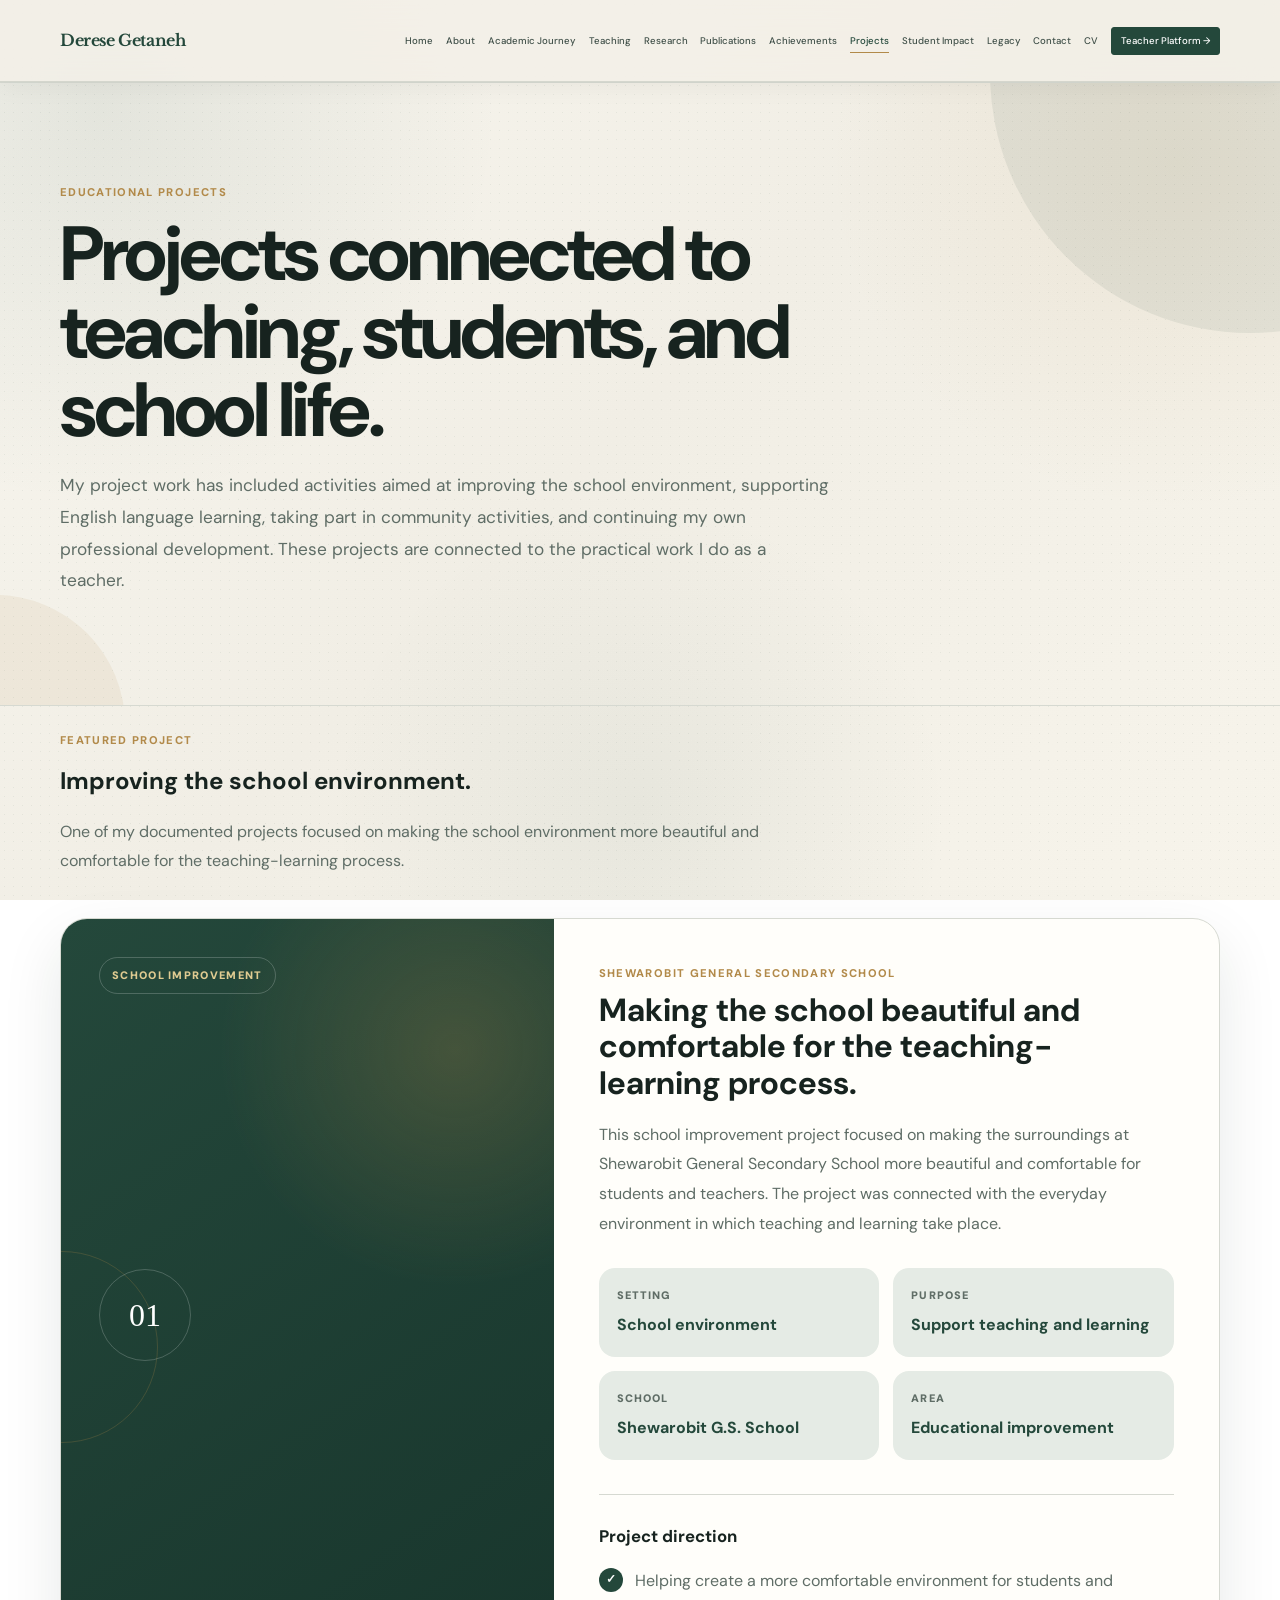
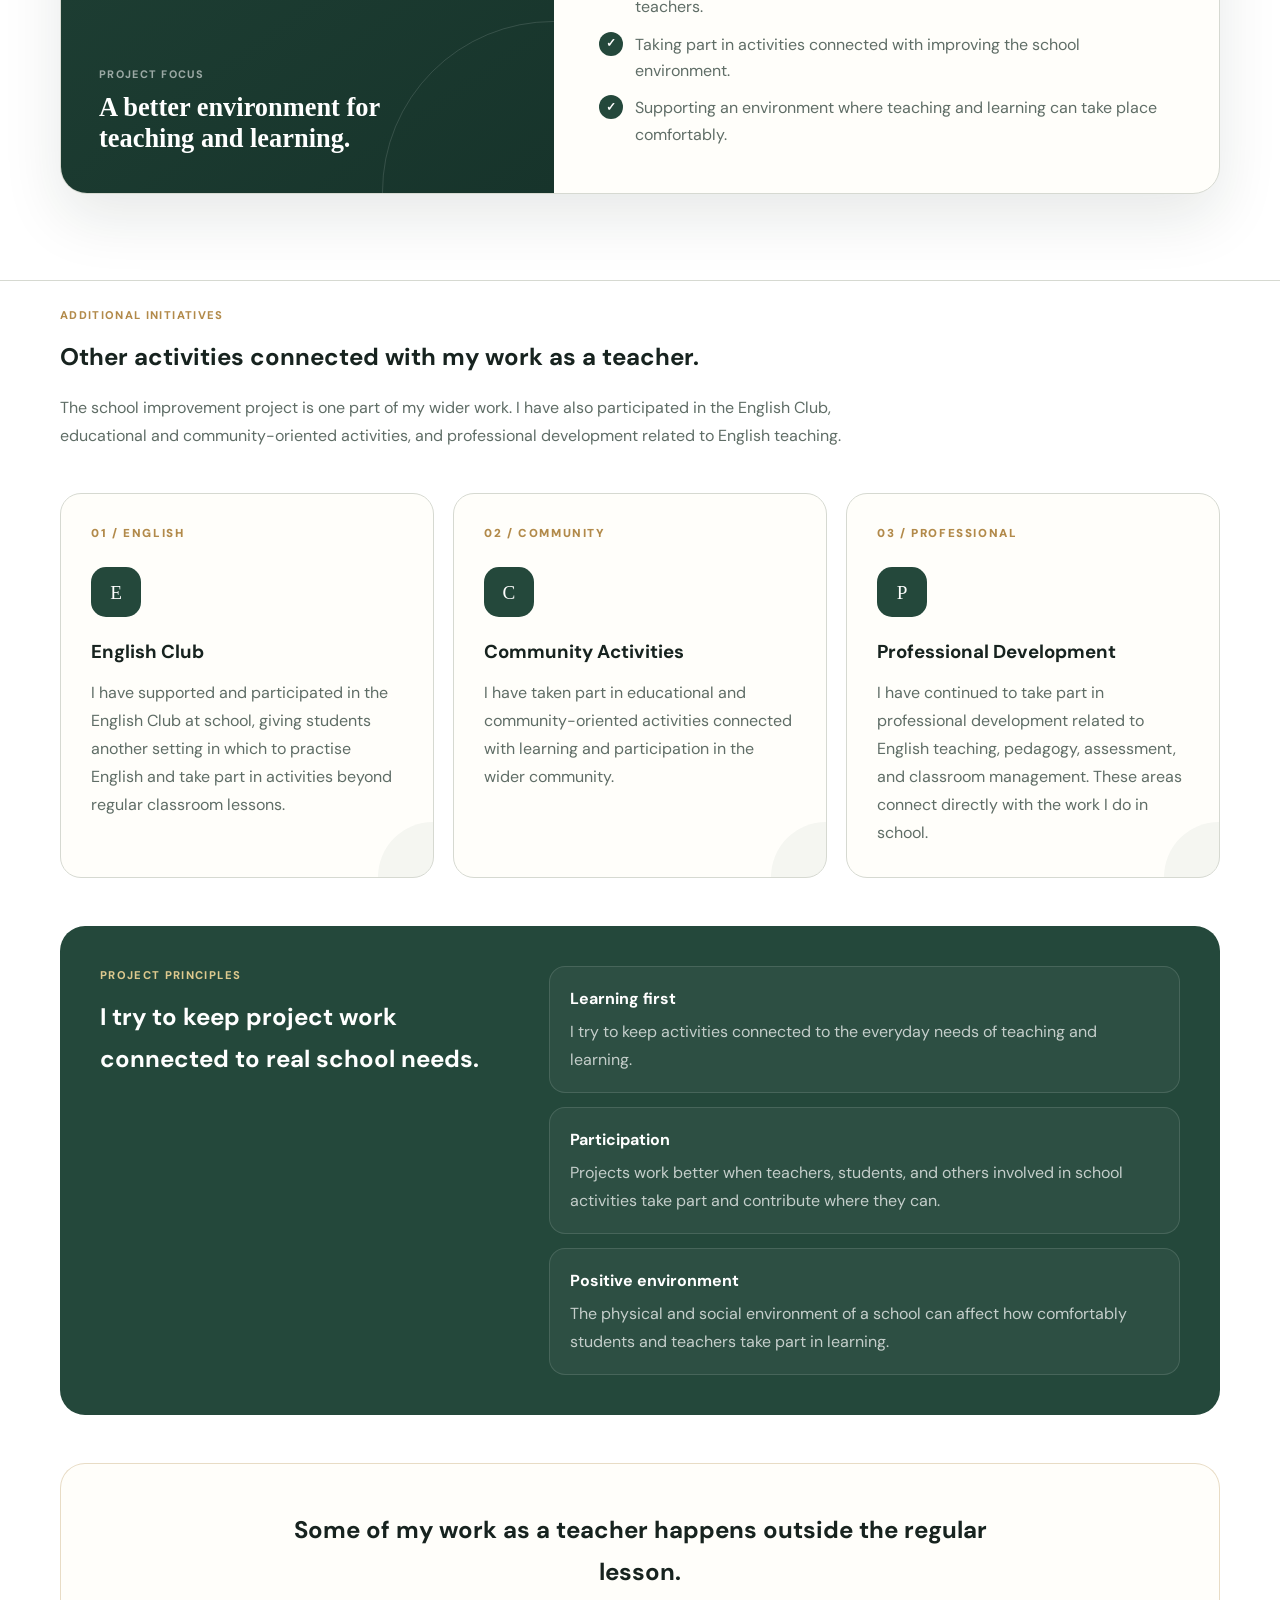
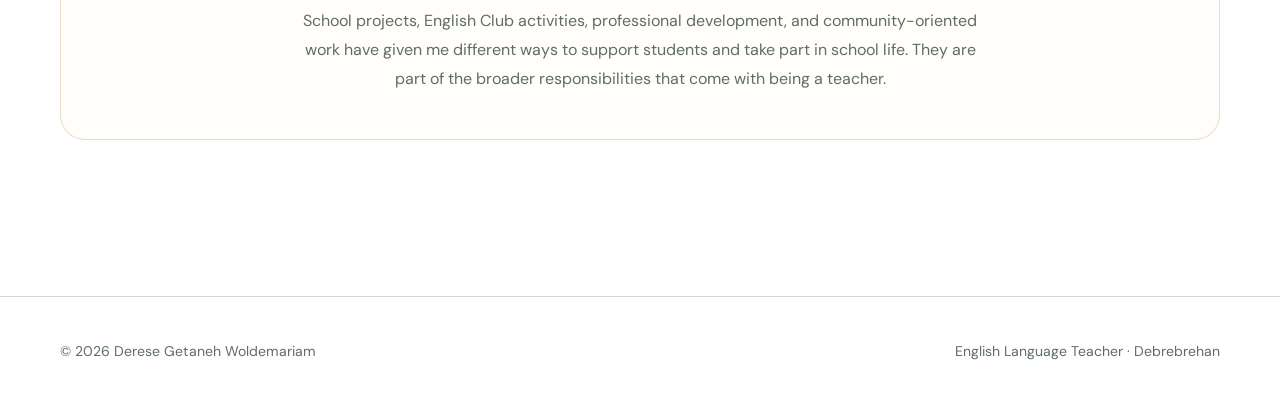
<file: projects.html>
﻿<!doctype html>
<html lang="en">
<head>
<meta charset="utf-8">
<meta name="viewport" content="width=device-width,initial-scale=1">
<title>Projects | Derese Getaneh Woldemariam</title>
<meta name="description" content="Educational projects, school initiatives, English Club participation, and community-oriented work by Derese Getaneh Woldemariam.">
<meta name="theme-color" content="#f3f0e8">
<link rel="stylesheet" href="css/style.css">
<link rel="stylesheet" href="css/navigation.css">
<script defer src="js/config.js"></script>
<script defer src="js/main.js"></script>

<style>
.projects-hero{
  position:relative;
  padding:100px 0 90px;
  overflow:hidden;
}

.projects-hero:before{
  content:"";
  position:absolute;
  width:520px;
  height:520px;
  border-radius:50%;
  right:-230px;
  top:-270px;
  background:rgba(36,72,59,.075);
}

.projects-hero:after{
  content:"";
  position:absolute;
  width:260px;
  height:260px;
  border-radius:50%;
  left:-135px;
  bottom:-150px;
  background:rgba(178,138,74,.09);
}

.projects-hero .wrap{
  position:relative;
  z-index:1;
}

.projects-hero h1{
  max-width:920px;
  margin:12px 0 20px;
  font-size:clamp(2.8rem,6vw,5rem);
  line-height:1.02;
  letter-spacing:-.045em;
}

.projects-hero p{
  max-width:770px;
  color:var(--muted);
  font-size:1.08rem;
  line-height:1.85;
}

.project-section{
  padding-top:25px;
}

.project-intro{
  max-width:790px;
  margin-bottom:42px;
}

.project-intro h2{
  margin:8px 0 14px;
}

.project-intro p{
  color:var(--muted);
  line-height:1.8;
}

.feature-project{
  display:grid;
  grid-template-columns:1fr 1.35fr;
  gap:0;
  overflow:hidden;
  border-radius:27px;
  background:var(--surface);
  border:1px solid var(--line);
  box-shadow:0 24px 60px rgba(23,35,31,.1);
}

.project-visual{
  position:relative;
  min-height:470px;
  padding:38px;
  display:flex;
  flex-direction:column;
  justify-content:space-between;
  background:
    radial-gradient(circle at 80% 15%,rgba(178,138,74,.25),transparent 28%),
    linear-gradient(145deg,#24483b,#17342b);
  color:#fff;
  overflow:hidden;
}

.project-visual:before,
.project-visual:after{
  content:"";
  position:absolute;
  border:1px solid rgba(255,255,255,.13);
  border-radius:50%;
}

.project-visual:before{
  width:340px;
  height:340px;
  right:-170px;
  bottom:-170px;
}

.project-visual:after{
  width:190px;
  height:190px;
  left:-95px;
  top:38%;
  border-color:rgba(178,138,74,.24);
}

.project-tag{
  position:relative;
  z-index:1;
  width:max-content;
  padding:8px 12px;
  border:1px solid rgba(255,255,255,.2);
  border-radius:999px;
  color:#dfcb91;
  font-size:.68rem;
  font-weight:900;
  letter-spacing:.12em;
  text-transform:uppercase;
}

.project-number{
  position:relative;
  z-index:1;
  width:92px;
  height:92px;
  display:flex;
  align-items:center;
  justify-content:center;
  border:1px solid rgba(255,255,255,.2);
  border-radius:50%;
  font-family:Georgia,serif;
  font-size:2rem;
  color:#fff;
}

.project-visual-bottom{
  position:relative;
  z-index:1;
}

.project-visual-bottom small{
  display:block;
  margin-bottom:8px;
  color:rgba(255,255,255,.56);
  text-transform:uppercase;
  letter-spacing:.12em;
  font-size:.68rem;
  font-weight:800;
}

.project-visual-bottom strong{
  display:block;
  max-width:330px;
  font-family:Georgia,serif;
  font-size:1.65rem;
  line-height:1.2;
}

.project-details{
  padding:45px;
}

.project-details .kicker{
  margin-bottom:8px;
}

.project-details h2{
  max-width:650px;
  margin:0 0 18px;
  font-size:2rem;
  line-height:1.15;
}

.project-details > p{
  color:var(--muted);
  line-height:1.85;
  margin:0;
}

.project-facts{
  display:grid;
  grid-template-columns:repeat(2,minmax(0,1fr));
  gap:14px;
  margin-top:30px;
}

.project-fact{
  padding:18px;
  border-radius:16px;
  background:var(--soft);
}

.project-fact span{
  display:block;
  margin-bottom:6px;
  color:var(--muted);
  font-size:.68rem;
  font-weight:900;
  letter-spacing:.1em;
  text-transform:uppercase;
}

.project-fact strong{
  color:var(--green);
}

.project-outcomes{
  margin-top:34px;
  padding-top:27px;
  border-top:1px solid var(--line);
}

.project-outcomes h3{
  margin:0 0 16px;
  font-size:1.05rem;
}

.outcome-list{
  display:grid;
  gap:11px;
}

.outcome{
  display:flex;
  gap:12px;
  align-items:flex-start;
  color:var(--muted);
  line-height:1.65;
}

.outcome-mark{
  flex:0 0 24px;
  width:24px;
  height:24px;
  display:flex;
  align-items:center;
  justify-content:center;
  border-radius:50%;
  background:var(--green);
  color:#fff;
  font-size:.72rem;
  font-weight:900;
}

.initiative-grid{
  display:grid;
  grid-template-columns:repeat(3,minmax(0,1fr));
  gap:19px;
}

.initiative-card{
  position:relative;
  padding:30px;
  border-radius:21px;
  background:var(--surface);
  border:1px solid var(--line);
  overflow:hidden;
  transition:transform .25s ease,box-shadow .25s ease;
}

.initiative-card:hover{
  transform:translateY(-6px);
  box-shadow:0 18px 42px rgba(23,35,31,.08);
}

.initiative-card:after{
  content:"";
  position:absolute;
  width:110px;
  height:110px;
  border-radius:50%;
  right:-55px;
  bottom:-55px;
  background:rgba(36,72,59,.045);
}

.initiative-number{
  position:relative;
  z-index:1;
  color:var(--accent);
  font-size:.72rem;
  font-weight:900;
  letter-spacing:.14em;
}

.initiative-icon{
  position:relative;
  z-index:1;
  width:50px;
  height:50px;
  margin:23px 0 19px;
  display:flex;
  align-items:center;
  justify-content:center;
  border-radius:15px;
  background:var(--green);
  color:#fff;
  font-family:Georgia,serif;
  font-size:1.2rem;
}

.initiative-card h3{
  position:relative;
  z-index:1;
  margin:0 0 10px;
}

.initiative-card p{
  position:relative;
  z-index:1;
  margin:0;
  color:var(--muted);
  line-height:1.75;
}

.project-principles{
  display:grid;
  grid-template-columns:.8fr 1.2fr;
  gap:28px;
  margin-top:48px;
  padding:40px;
  border-radius:25px;
  background:var(--green);
  color:#fff;
}

.project-principles h2{
  margin:8px 0 0;
  color:#fff;
}

.project-principles .kicker{
  color:#ddc98e;
}

.principle-list{
  display:grid;
  gap:14px;
}

.principle{
  padding:18px 20px;
  border:1px solid rgba(255,255,255,.12);
  border-radius:16px;
  background:rgba(255,255,255,.045);
}

.principle strong{
  display:block;
  margin-bottom:5px;
  color:#fff;
}

.principle span{
  color:rgba(255,255,255,.72);
  line-height:1.6;
}

.project-closing{
  margin-top:48px;
  padding:45px 30px;
  text-align:center;
  border-radius:25px;
  background:var(--surface);
  border:1px solid rgba(178,138,74,.3);
}

.project-closing h2{
  max-width:760px;
  margin:0 auto 14px;
}

.project-closing p{
  max-width:700px;
  margin:0 auto;
  color:var(--muted);
  line-height:1.8;
}

@media(max-width:900px){
  .feature-project,
  .project-principles{
    grid-template-columns:1fr;
  }

  .initiative-grid{
    grid-template-columns:1fr 1fr;
  }
}

@media(max-width:650px){
  .projects-hero{
    padding:72px 0 62px;
  }

  .projects-hero h1{
    font-size:clamp(2.5rem,13vw,4rem);
  }

  .initiative-grid,
  .project-facts{
    grid-template-columns:1fr;
  }

  .project-details,
  .project-visual,
  .project-principles,
  .project-closing{
    padding:28px;
  }

  .project-visual{
    min-height:390px;
  }
}
</style>
</head>

<body>
<a class="skip" href="#main">Skip to content</a>

<header>
  <div class="wrap bar">
    <a class="brand" href="index.html">Derese Getaneh</a>

    <button class="menu" data-menu aria-label="Open navigation" aria-expanded="false">
      Menu
    </button>

    <nav class="nav" data-nav>
<a href="index.html">Home</a>
<a href="about.html">About</a> <a href="academic-journey.html">Academic Journey</a>
<a href="teaching.html">Teaching</a>
<a href="research.html">Research</a>
<a href="publications.html">Publications</a>
<a href="achievements.html">Achievements</a>
<a href="projects.html" class="active" aria-current="page">Projects</a>
<a href="student-impact.html">Student Impact</a>
<a href="legacy.html">Legacy</a>
<a href="contact.html">Contact</a>
<a href="cv.html">CV</a>
<a class="platform" data-platform href="#">Teacher Platform &rarr;</a></nav>
</div>
</header>

<main id="main">

<section class="projects-hero">
  <div class="wrap">
    <div class="kicker">Educational Projects</div>
    <h1>Projects connected to teaching, students, and school life.</h1>
    <p>
      My project work has included activities aimed at improving the school
      environment, supporting English language learning, taking part in
      community activities, and continuing my own professional development.
      These projects are connected to the practical work I do as a teacher.
    </p>
  </div>
</section>

<section class="project-section">
  <div class="wrap">

    <div class="project-intro">
      <div class="kicker">Featured Project</div>
      <h2>Improving the school environment.</h2>
      <p>
        One of my documented projects focused on making the school
        environment more beautiful and comfortable for the teaching-learning
        process.
      </p>
    </div>

    <article class="feature-project">

      <div class="project-visual">
        <div class="project-tag">School Improvement</div>

        <div class="project-number">01</div>

        <div class="project-visual-bottom">
          <small>Project Focus</small>
          <strong>
            A better environment for teaching and learning.
          </strong>
        </div>
      </div>

      <div class="project-details">
        <div class="kicker">Shewarobit General Secondary School</div>

        <h2>
          Making the school beautiful and comfortable for the
          teaching-learning process.
        </h2>

        <p>
          This school improvement project focused on making the surroundings
          at Shewarobit General Secondary School more beautiful and
          comfortable for students and teachers. The project was connected
          with the everyday environment in which teaching and learning take
          place.
        </p>

        <div class="project-facts">
          <div class="project-fact">
            <span>Setting</span>
            <strong>School environment</strong>
          </div>

          <div class="project-fact">
            <span>Purpose</span>
            <strong>Support teaching and learning</strong>
          </div>

          <div class="project-fact">
            <span>School</span>
            <strong>Shewarobit G.S. School</strong>
          </div>

          <div class="project-fact">
            <span>Area</span>
            <strong>Educational improvement</strong>
          </div>
        </div>

        <div class="project-outcomes">
          <h3>Project direction</h3>

          <div class="outcome-list">
            <div class="outcome">
              <span class="outcome-mark">&#10003;</span>
              <span>Helping create a more comfortable environment for students and teachers.</span>
            </div>

            <div class="outcome">
              <span class="outcome-mark">&#10003;</span>
              <span>Taking part in activities connected with improving the school environment.</span>
            </div>

            <div class="outcome">
              <span class="outcome-mark">&#10003;</span>
              <span>Supporting an environment where teaching and learning can take place comfortably.</span>
            </div>
          </div>
        </div>
      </div>

    </article>

  </div>
</section>

<section class="project-section">
  <div class="wrap">

    <div class="project-intro">
      <div class="kicker">Additional Initiatives</div>
      <h2>Other activities connected with my work as a teacher.</h2>
      <p>
        The school improvement project is one part of my wider work. I have
        also participated in the English Club, educational and
        community-oriented activities, and professional development related
        to English teaching.
      </p>
    </div>

    <div class="initiative-grid">

      <article class="initiative-card">
        <div class="initiative-number">01 / ENGLISH</div>
        <div class="initiative-icon">E</div>
        <h3>English Club</h3>
        <p>
          I have supported and participated in the English Club at school,
          giving students another setting in which to practise English and
          take part in activities beyond regular classroom lessons.
        </p>
      </article>

      <article class="initiative-card">
        <div class="initiative-number">02 / COMMUNITY</div>
        <div class="initiative-icon">C</div>
        <h3>Community Activities</h3>
        <p>
          I have taken part in educational and community-oriented activities
          connected with learning and participation in the wider community.
        </p>
      </article>

      <article class="initiative-card">
        <div class="initiative-number">03 / PROFESSIONAL</div>
        <div class="initiative-icon">P</div>
        <h3>Professional Development</h3>
        <p>
          I have continued to take part in professional development related
          to English teaching, pedagogy, assessment, and classroom management.
          These areas connect directly with the work I do in school.
        </p>
      </article>

    </div>

    <div class="project-principles">

      <div>
        <div class="kicker">Project Principles</div>
        <h2>I try to keep project work connected to real school needs.</h2>
      </div>

      <div class="principle-list">

        <div class="principle">
          <strong>Learning first</strong>
          <span>
            I try to keep activities connected to the everyday needs of
            teaching and learning.
          </span>
        </div>

        <div class="principle">
          <strong>Participation</strong>
          <span>
            Projects work better when teachers, students, and others involved
            in school activities take part and contribute where they can.
          </span>
        </div>

        <div class="principle">
          <strong>Positive environment</strong>
          <span>
            The physical and social environment of a school can affect how
            comfortably students and teachers take part in learning.
          </span>
        </div>

      </div>
    </div>

    <div class="project-closing">
      <h2>Some of my work as a teacher happens outside the regular lesson.</h2>
      <p>
        School projects, English Club activities, professional development,
        and community-oriented work have given me different ways to support
        students and take part in school life. They are part of the broader
        responsibilities that come with being a teacher.
      </p>
    </div>

  </div>
</section>

</main>

<footer>
  <div class="wrap footer-grid">
    <span>&copy; <span data-year></span> Derese Getaneh Woldemariam</span>
    <span>English Language Teacher &middot; Debrebrehan</span>
  </div>
</footer>

</body>
</html>
</file>
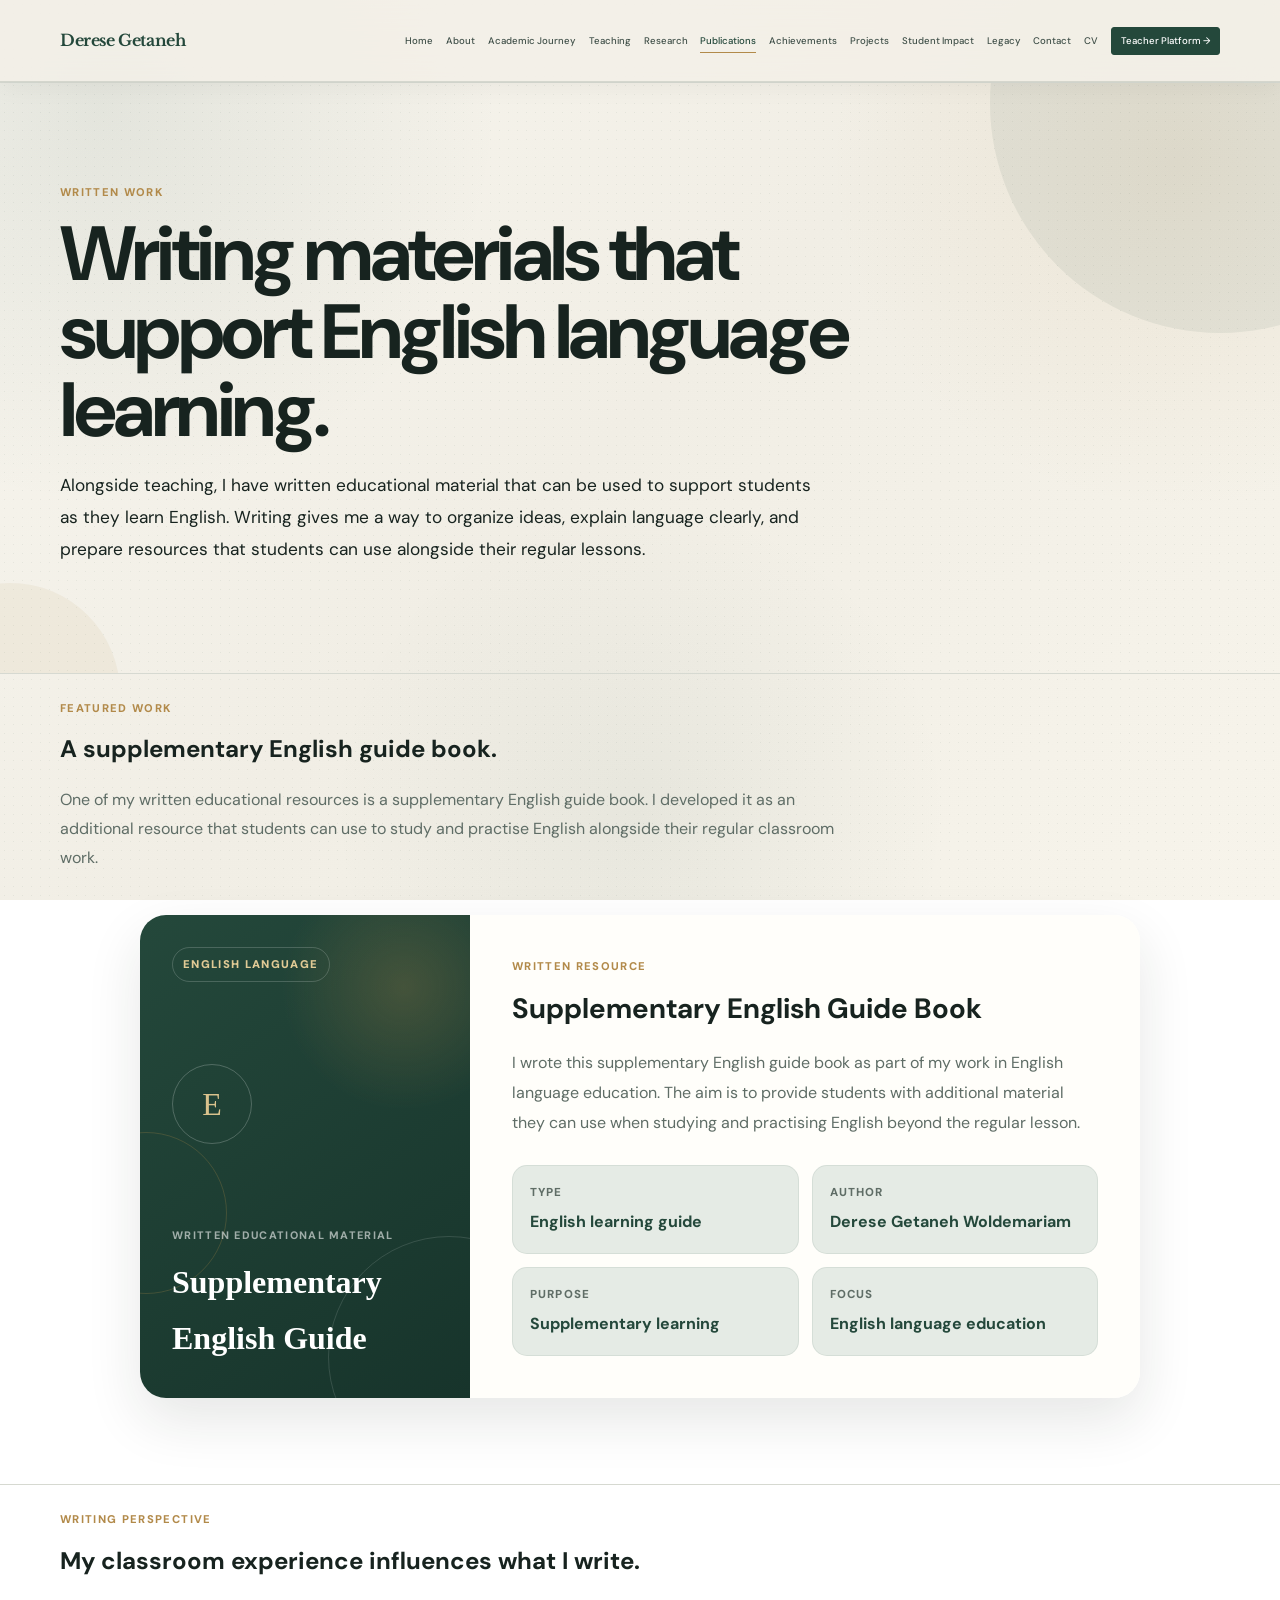
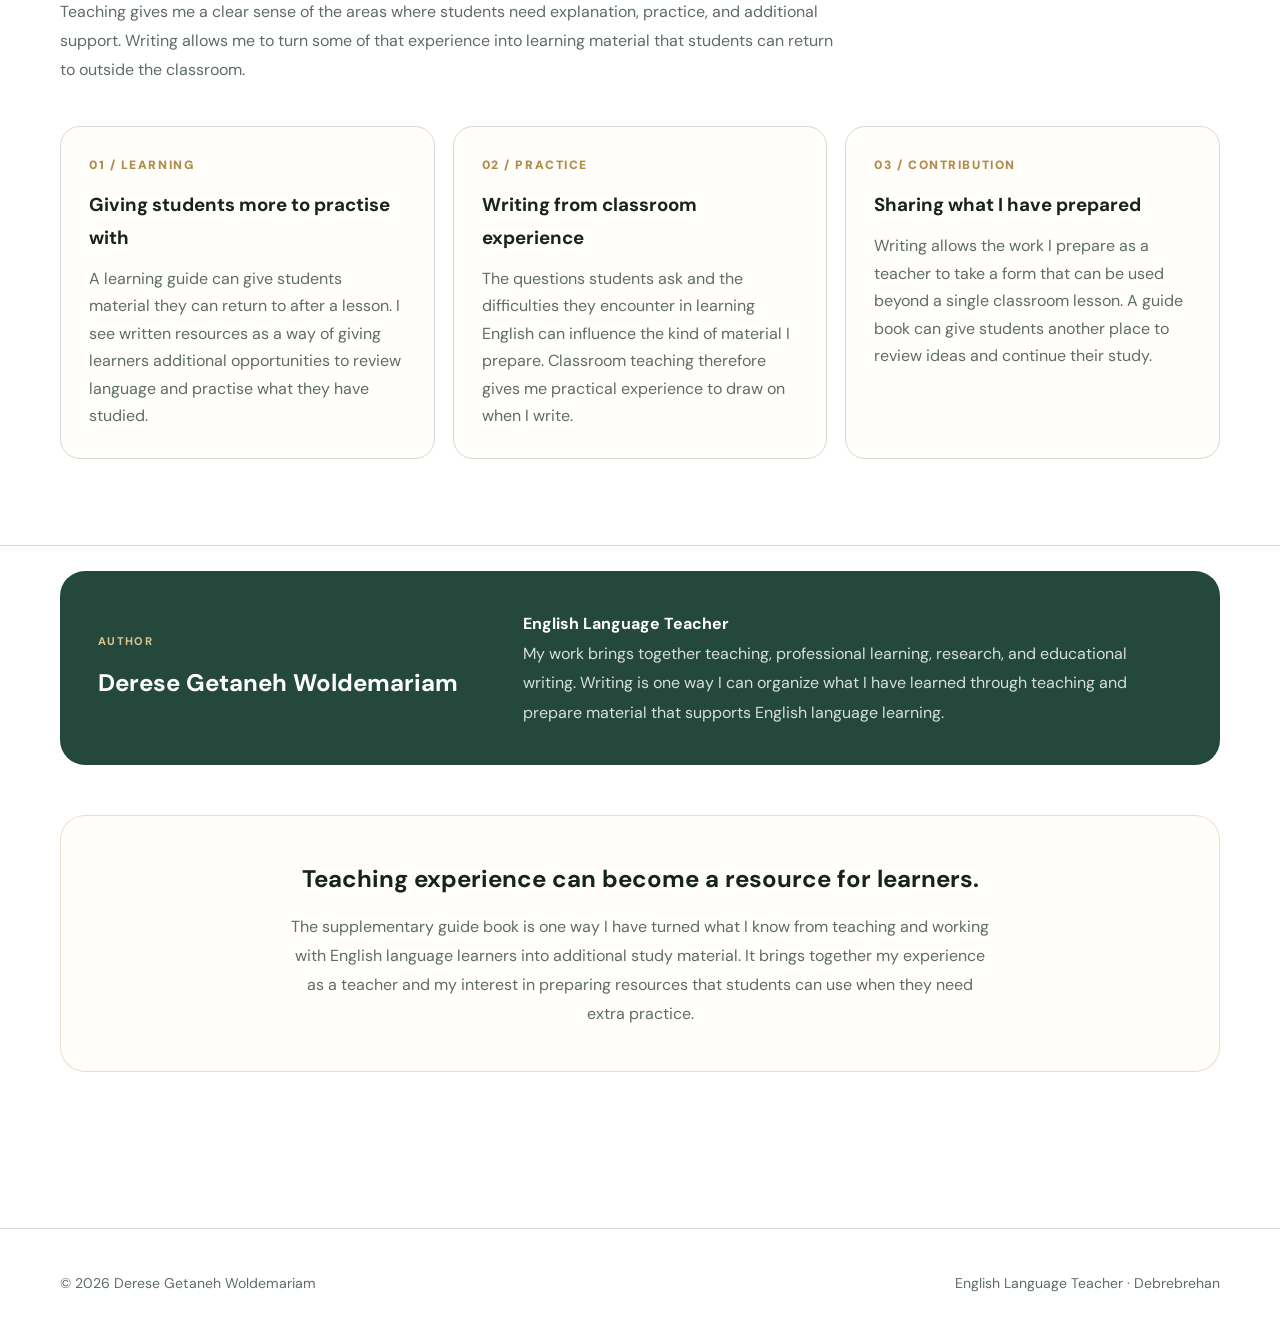
<file: publications.html>
﻿<!doctype html>
<html lang="en">
<head>
<meta charset="utf-8">
<meta name="viewport" content="width=device-width,initial-scale=1">
<title>Publications | Derese Getaneh Woldemariam</title>
<meta name="description" content="Written work and English language learning materials by Derese Getaneh Woldemariam.">
<meta name="theme-color" content="#f3f0e8">
<link rel="stylesheet" href="css/style.css">
<link rel="stylesheet" href="css/navigation.css">
<script defer src="js/config.js"></script>
<script defer src="js/main.js"></script>

<style>
.publications-hero{
  position:relative;
  padding:100px 0 90px;
  overflow:hidden;
}

.publications-hero:before{
  content:"";
  position:absolute;
  width:460px;
  height:460px;
  border-radius:50%;
  right:-170px;
  top:-210px;
  background:rgba(36,72,59,.07);
}

.publications-hero:after{
  content:"";
  position:absolute;
  width:220px;
  height:220px;
  border-radius:50%;
  left:-100px;
  bottom:-130px;
  background:rgba(178,138,74,.08);
}

.publications-hero .wrap{
  position:relative;
  z-index:1;
}

.publications-hero h1{
  max-width:900px;
  margin:12px 0 20px;
  font-size:clamp(2.8rem,6vw,5rem);
  line-height:1.02;
  letter-spacing:-.045em;
}

.publications-hero p{
  max-width:760px;
  font-size:1.08rem;
  line-height:1.85;
}

.publications-section{
  padding-top:25px;
}

.publication-intro{
  max-width:780px;
  margin-bottom:42px;
}

.publication-intro h2{
  margin:8px 0 14px;
}

.publication-intro p{
  color:var(--muted);
  line-height:1.8;
}

.book-feature{
  display:grid;
  grid-template-columns:330px 1fr;
  gap:0;
  max-width:1000px;
  margin:0 auto;
  border-radius:26px;
  overflow:hidden;
  box-shadow:0 22px 55px rgba(23,35,31,.11);
}

.book-cover{
  position:relative;
  min-height:440px;
  padding:32px;
  display:flex;
  flex-direction:column;
  justify-content:space-between;
  background:
    radial-gradient(circle at 80% 15%,rgba(178,138,74,.25),transparent 25%),
    linear-gradient(145deg,#24483b,#17342b);
  color:#fff;
  overflow:hidden;
}

.book-cover:before{
  content:"";
  position:absolute;
  width:240px;
  height:240px;
  border:1px solid rgba(255,255,255,.13);
  border-radius:50%;
  right:-100px;
  bottom:-80px;
}

.book-cover:after{
  content:"";
  position:absolute;
  width:160px;
  height:160px;
  border:1px solid rgba(178,138,74,.25);
  border-radius:50%;
  left:-75px;
  top:45%;
}

.book-mark{
  position:relative;
  z-index:1;
  display:inline-flex;
  align-items:center;
  width:max-content;
  padding:7px 10px;
  border:1px solid rgba(255,255,255,.18);
  border-radius:999px;
  color:#e0ca95;
  font-size:.7rem;
  font-weight:900;
  letter-spacing:.12em;
  text-transform:uppercase;
}

.book-symbol{
  position:relative;
  z-index:1;
  width:80px;
  height:80px;
  display:flex;
  align-items:center;
  justify-content:center;
  border:1px solid rgba(255,255,255,.22);
  border-radius:50%;
  font-family:Georgia,serif;
  font-size:2rem;
  color:#d9c28d;
}

.book-details{
  position:relative;
  z-index:1;
}

.book-details small{
  display:block;
  margin-bottom:9px;
  color:rgba(255,255,255,.58);
  text-transform:uppercase;
  letter-spacing:.12em;
  font-size:.68rem;
  font-weight:800;
}

.book-details h2{
  margin:0;
  color:#fff;
  font-family:Georgia,serif;
  font-size:2rem;
}

.book-content{
  padding:42px;
  background:var(--surface);
}

.book-content .kicker{
  margin-bottom:8px;
}

.book-content h2{
  margin:0 0 15px;
  font-size:1.75rem;
}

.book-content > p{
  margin:0;
  max-width:650px;
  color:var(--muted);
  line-height:1.85;
}

.publication-meta{
  display:grid;
  grid-template-columns:repeat(2,minmax(0,1fr));
  gap:13px;
  margin-top:28px;
}

.meta-item{
  padding:17px;
  border-radius:15px;
  background:var(--soft);
  border:1px solid rgba(36,72,59,.08);
}

.meta-item span{
  display:block;
  margin-bottom:5px;
  color:var(--muted);
  font-size:.72rem;
  text-transform:uppercase;
  letter-spacing:.1em;
  font-weight:800;
}

.meta-item strong{
  color:var(--green);
}

.writing-grid{
  display:grid;
  grid-template-columns:repeat(3,minmax(0,1fr));
  gap:18px;
}

.writing-card{
  padding:28px;
  border-radius:20px;
  border:1px solid var(--line);
  background:var(--surface);
}

.writing-card .number{
  color:var(--accent);
  font-size:.75rem;
  font-weight:900;
  letter-spacing:.13em;
}

.writing-card h3{
  margin:13px 0 10px;
}

.writing-card p{
  margin:0;
  color:var(--muted);
  line-height:1.72;
}

.author-panel{
  display:grid;
  grid-template-columns:.75fr 1.25fr;
  gap:30px;
  padding:38px;
  border-radius:25px;
  background:var(--green);
  color:#fff;
}

.author-panel h2{
  margin:7px 0 0;
  color:#fff;
}

.author-panel .kicker{
  color:#d9c28d;
}

.author-panel p{
  margin:0;
  color:rgba(255,255,255,.82);
  line-height:1.85;
}

.author-panel strong{
  color:#fff;
}

.publication-note{
  margin-top:50px;
  padding:42px;
  text-align:center;
  border-radius:25px;
  background:var(--surface);
  border:1px solid rgba(178,138,74,.28);
}

.publication-note h2{
  max-width:750px;
  margin:0 auto 13px;
}

.publication-note p{
  max-width:700px;
  margin:0 auto;
  color:var(--muted);
  line-height:1.8;
}

@media(max-width:850px){
  .book-feature,
  .author-panel{
    grid-template-columns:1fr;
  }

  .book-cover{
    min-height:350px;
  }

  .writing-grid{
    grid-template-columns:1fr;
  }
}

@media(max-width:600px){
  .publications-hero{
    padding:72px 0 62px;
  }

  .publications-hero h1{
    font-size:clamp(2.5rem,13vw,4rem);
  }

  .book-content,
  .book-cover,
  .author-panel,
  .publication-note{
    padding:28px;
  }

  .publication-meta{
    grid-template-columns:1fr;
  }
}
</style>
</head>

<body>
<a class="skip" href="#main">Skip to content</a>

<header>
  <div class="wrap bar">
    <a class="brand" href="index.html">Derese Getaneh</a>

    <button class="menu" data-menu aria-label="Open navigation" aria-expanded="false">
      Menu
    </button>

    <nav class="nav" data-nav>
<a href="index.html">Home</a>
<a href="about.html">About</a> <a href="academic-journey.html">Academic Journey</a>
<a href="teaching.html">Teaching</a>
<a href="research.html">Research</a>
<a href="publications.html" class="active" aria-current="page">Publications</a>
<a href="achievements.html">Achievements</a>
<a href="projects.html">Projects</a>
<a href="student-impact.html">Student Impact</a>
<a href="legacy.html">Legacy</a>
<a href="contact.html">Contact</a>
<a href="cv.html">CV</a>
<a class="platform" data-platform href="#">Teacher Platform &rarr;</a></nav>
</div>
</header>

<main id="main">

<section class="publications-hero">
  <div class="wrap">
    <div class="kicker">Written Work</div>
    <h1>Writing materials that support English language learning.</h1>
    <p>
      Alongside teaching, I have written educational material that can be used
      to support students as they learn English. Writing gives me a way to
      organize ideas, explain language clearly, and prepare resources that
      students can use alongside their regular lessons.
    </p>
  </div>
</section>

<section class="publications-section">
  <div class="wrap">

    <div class="publication-intro">
      <div class="kicker">Featured Work</div>
      <h2>A supplementary English guide book.</h2>
      <p>
        One of my written educational resources is a supplementary English
        guide book. I developed it as an additional resource that students
        can use to study and practise English alongside their regular
        classroom work.
      </p>
    </div>

    <article class="book-feature">

      <div class="book-cover">
        <div class="book-mark">English Language</div>

        <div class="book-symbol" aria-hidden="true">E</div>

        <div class="book-details">
          <small>Written educational material</small>
          <h2>Supplementary English Guide</h2>
        </div>
      </div>

      <div class="book-content">
        <div class="kicker">Written Resource</div>
        <h2>Supplementary English Guide Book</h2>

        <p>
          I wrote this supplementary English guide book as part of my work
          in English language education. The aim is to provide students with
          additional material they can use when studying and practising
          English beyond the regular lesson.
        </p>

        <div class="publication-meta">
          <div class="meta-item">
            <span>Type</span>
            <strong>English learning guide</strong>
          </div>

          <div class="meta-item">
            <span>Author</span>
            <strong>Derese Getaneh Woldemariam</strong>
          </div>

          <div class="meta-item">
            <span>Purpose</span>
            <strong>Supplementary learning</strong>
          </div>

          <div class="meta-item">
            <span>Focus</span>
            <strong>English language education</strong>
          </div>
        </div>
      </div>

    </article>

  </div>
</section>

<section class="publications-section">
  <div class="wrap">

    <div class="publication-intro">
      <div class="kicker">Writing Perspective</div>
      <h2>My classroom experience influences what I write.</h2>
      <p>
        Teaching gives me a clear sense of the areas where students need
        explanation, practice, and additional support. Writing allows me to
        turn some of that experience into learning material that students
        can return to outside the classroom.
      </p>
    </div>

    <div class="writing-grid">

      <article class="writing-card">
        <div class="number">01 / LEARNING</div>
        <h3>Giving students more to practise with</h3>
        <p>
          A learning guide can give students material they can return to
          after a lesson. I see written resources as a way of giving learners
          additional opportunities to review language and practise what they
          have studied.
        </p>
      </article>

      <article class="writing-card">
        <div class="number">02 / PRACTICE</div>
        <h3>Writing from classroom experience</h3>
        <p>
          The questions students ask and the difficulties they encounter in
          learning English can influence the kind of material I prepare.
          Classroom teaching therefore gives me practical experience to draw
          on when I write.
        </p>
      </article>

      <article class="writing-card">
        <div class="number">03 / CONTRIBUTION</div>
        <h3>Sharing what I have prepared</h3>
        <p>
          Writing allows the work I prepare as a teacher to take a form that
          can be used beyond a single classroom lesson. A guide book can give
          students another place to review ideas and continue their study.
        </p>
      </article>

    </div>
  </div>
</section>

<section class="publications-section">
  <div class="wrap">

    <div class="author-panel">
      <div>
        <div class="kicker">Author</div>
        <h2>Derese Getaneh Woldemariam</h2>
      </div>

      <p>
        <strong>English Language Teacher</strong><br>
        My work brings together teaching, professional learning, research,
        and educational writing. Writing is one way I can organize what I
        have learned through teaching and prepare material that supports
        English language learning.
      </p>
    </div>

    <div class="publication-note">
      <h2>Teaching experience can become a resource for learners.</h2>
      <p>
        The supplementary guide book is one way I have turned what I know
        from teaching and working with English language learners into
        additional study material. It brings together my experience as a
        teacher and my interest in preparing resources that students can use
        when they need extra practice.
      </p>
    </div>

  </div>
</section>

</main>

<footer>
  <div class="wrap footer-grid">
    <span>&copy; <span data-year></span> Derese Getaneh Woldemariam</span>
    <span>English Language Teacher &middot; Debrebrehan</span>
  </div>
</footer>

</body>
</html>
</file>
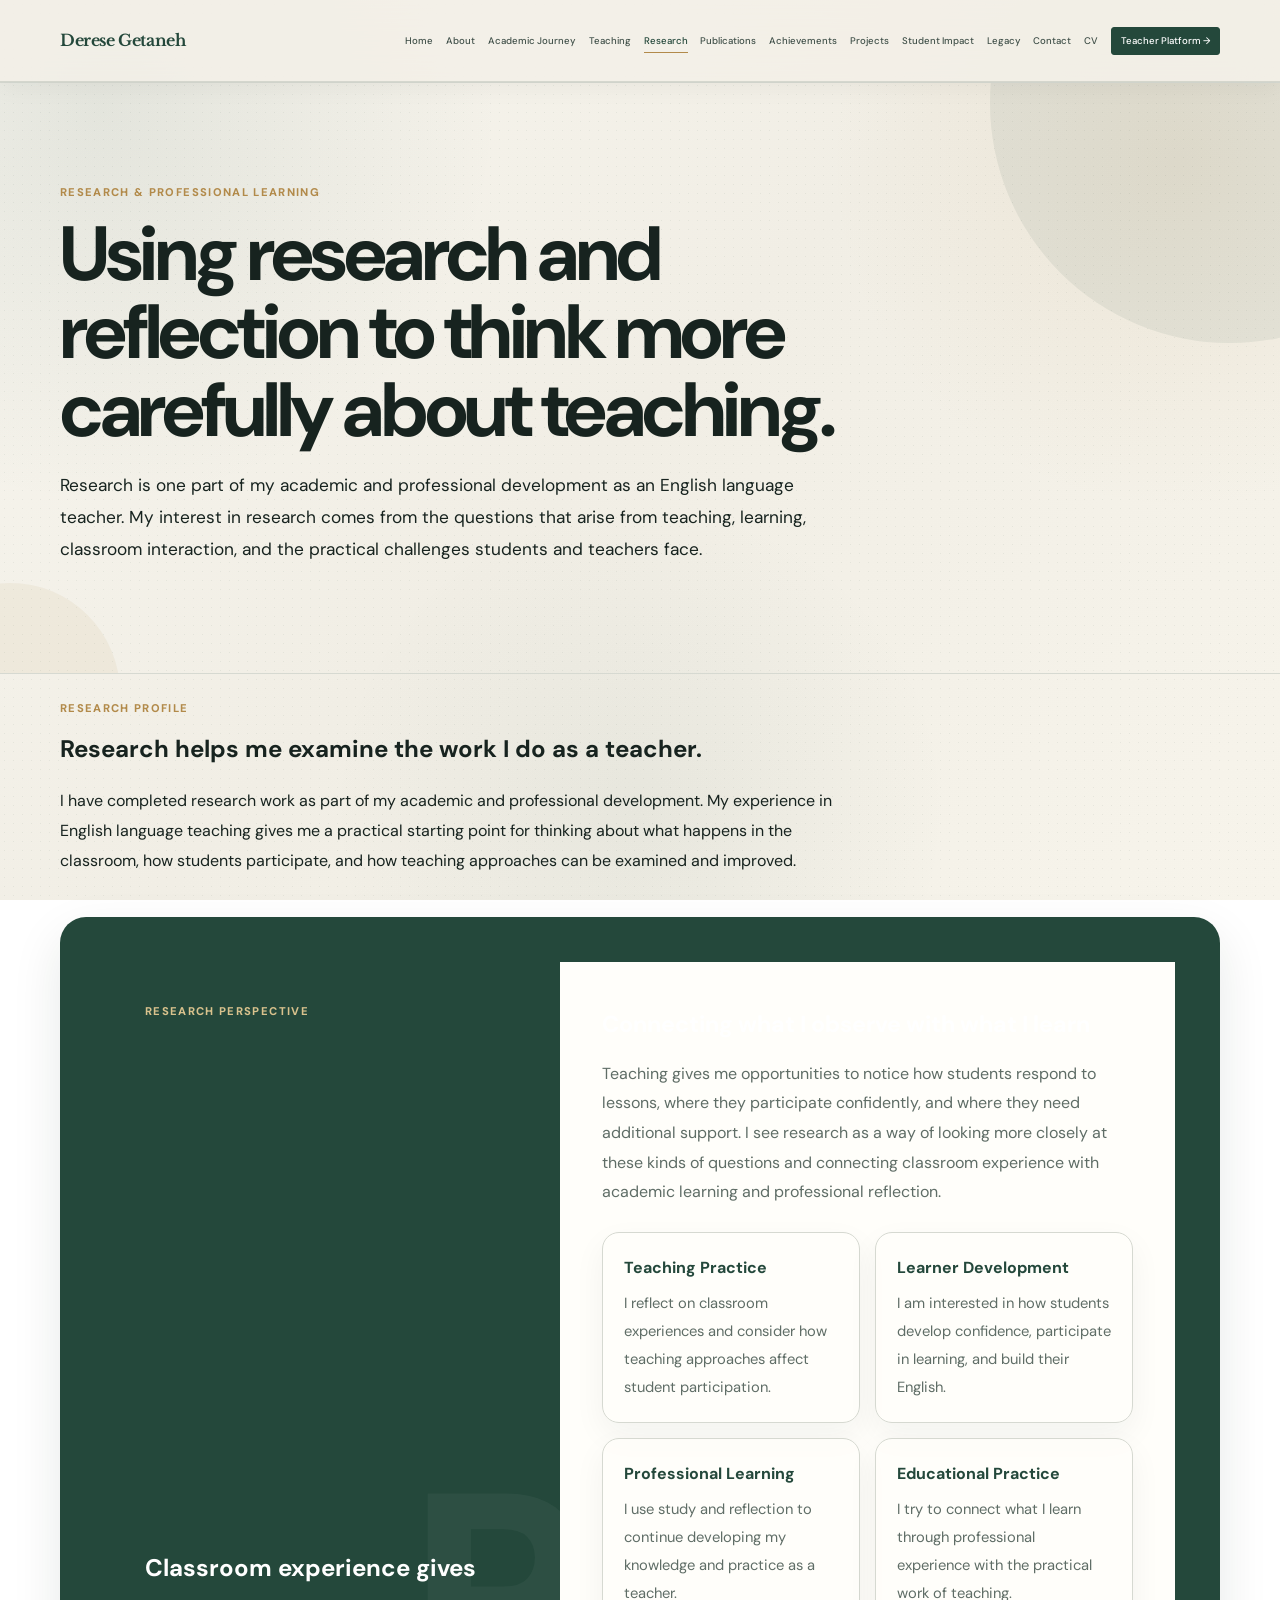
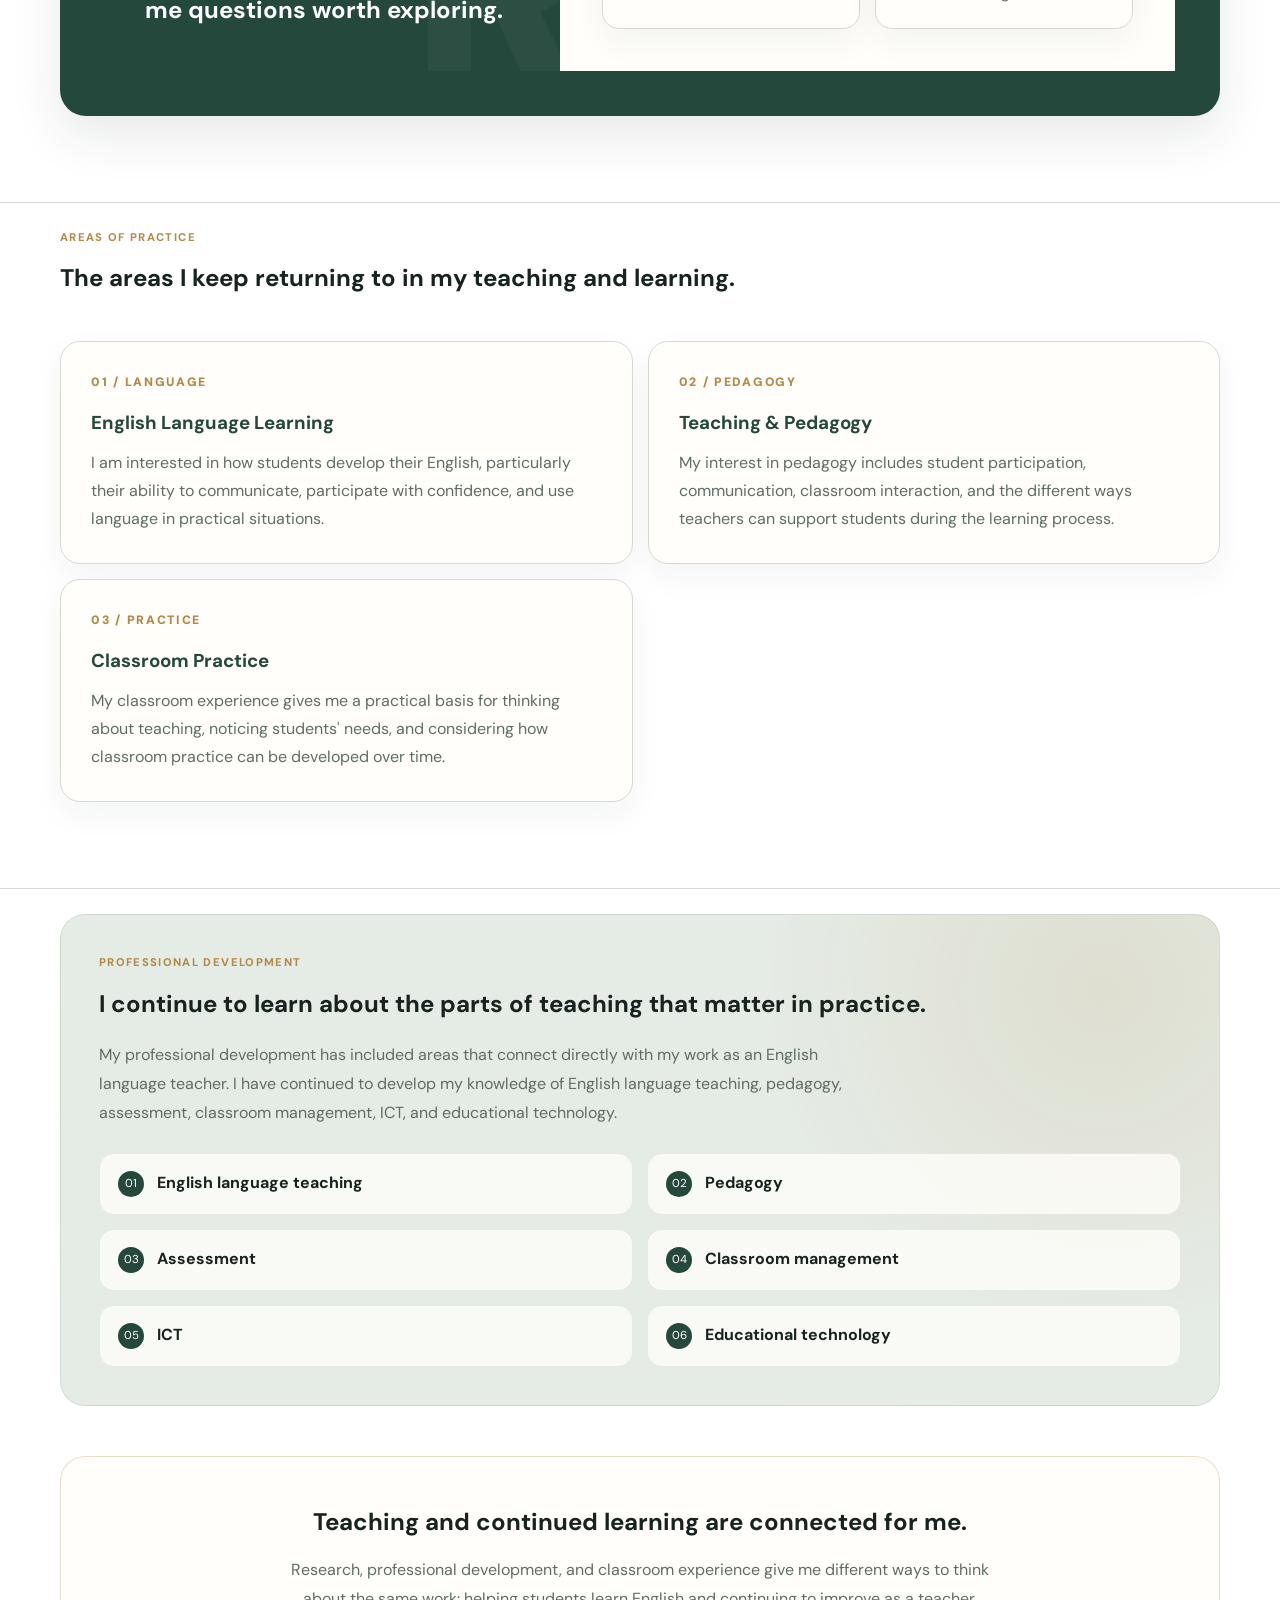
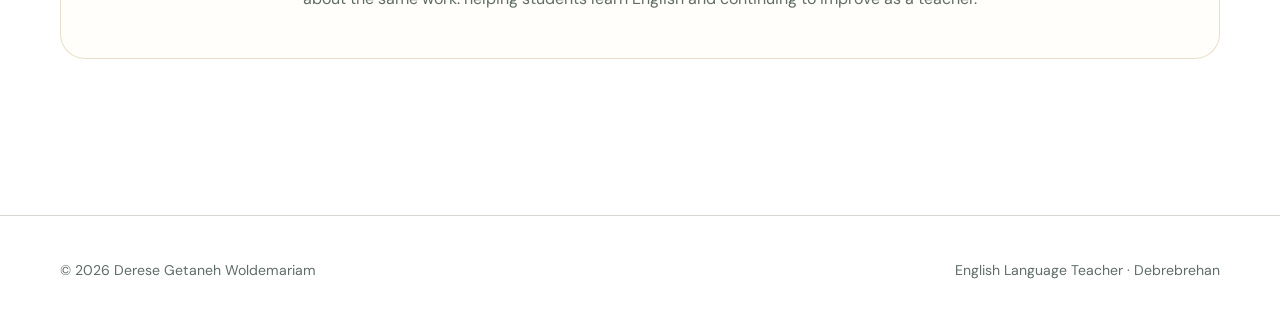
<file: research.html>
﻿<!doctype html>
<html lang="en">
<head>
<meta charset="utf-8">
<meta name="viewport" content="width=device-width,initial-scale=1">
<title>Research | Derese Getaneh Woldemariam</title>
<meta name="description" content="Research and professional development profile of Derese Getaneh Woldemariam, English Language Teacher.">
<meta name="theme-color" content="#f3f0e8">
<link rel="stylesheet" href="css/style.css">
<link rel="stylesheet" href="css/navigation.css">
<script defer src="js/config.js"></script>
<script defer src="js/main.js"></script>

<style>
.research-hero{
  position:relative;
  padding:100px 0 90px;
  overflow:hidden;
}

.research-hero:before{
  content:"";
  position:absolute;
  width:480px;
  height:480px;
  border-radius:50%;
  right:-190px;
  top:-220px;
  background:rgba(36,72,59,.07);
}

.research-hero:after{
  content:"";
  position:absolute;
  width:220px;
  height:220px;
  border-radius:50%;
  left:-100px;
  bottom:-130px;
  background:rgba(178,138,74,.08);
}

.research-hero .wrap{
  position:relative;
  z-index:1;
}

.research-hero h1{
  max-width:850px;
  margin:12px 0 20px;
  font-size:clamp(2.8rem,6vw,5rem);
  line-height:1.02;
  letter-spacing:-.045em;
}

.research-hero p{
  max-width:760px;
  font-size:1.08rem;
  line-height:1.85;
}

.research-section{
  padding-top:25px;
}

.research-intro{
  max-width:800px;
  margin-bottom:42px;
}

.research-intro h2{
  margin:8px 0 15px;
}

.research-intro p{
  line-height:1.85;
}

.research-feature{
  display:grid;
  grid-template-columns:.85fr 1.15fr;
  gap:0;
  border-radius:26px;
  overflow:hidden;
  background:var(--green);
  box-shadow:0 20px 50px rgba(23,35,31,.10);
}

.research-feature-side{
  position:relative;
  padding:40px;
  display:flex;
  flex-direction:column;
  justify-content:space-between;
  min-height:360px;
  overflow:hidden;
}

.research-feature-side:after{
  content:"R";
  position:absolute;
  right:-25px;
  bottom:-70px;
  font-size:18rem;
  line-height:1;
  font-weight:900;
  color:rgba(255,255,255,.045);
}

.research-feature-side .kicker{
  color:#d9c28d;
}

.research-feature-side h2{
  position:relative;
  z-index:1;
  color:#fff;
  max-width:360px;
  margin:15px 0 0;
}

.research-feature-content{
  padding:42px;
  background:var(--surface);
}

.research-feature-content h3{
  margin:0 0 14px;
  font-size:1.45rem;
}

.research-feature-content p{
  color:var(--muted);
  line-height:1.85;
  margin:0 0 20px;
}

.research-points{
  display:grid;
  grid-template-columns:repeat(2,minmax(0,1fr));
  gap:15px;
  margin-top:25px;
}

.research-point{
  padding:21px;
  border:1px solid var(--line);
  border-radius:17px;
  background:rgba(255,254,250,.75);
}

.research-point strong{
  display:block;
  color:var(--green);
  margin-bottom:7px;
}

.research-point span{
  color:var(--muted);
  font-size:.92rem;
  line-height:1.6;
}

.research-pillars{
  display:grid;
  grid-template-columns:repeat(3,minmax(0,1fr));
  gap:18px;
}

.research-pillar{
  padding:30px;
  border-radius:20px;
  border:1px solid var(--line);
  background:var(--surface);
  transition:
    transform .25s ease,
    box-shadow .25s ease,
    border-color .25s ease;
}

.research-pillar:hover{
  transform:translateY(-5px);
  box-shadow:0 18px 42px rgba(23,35,31,.08);
  border-color:rgba(178,138,74,.35);
}

.pillar-number{
  font-size:.76rem;
  font-weight:900;
  letter-spacing:.14em;
  color:var(--accent);
}

.research-pillar h3{
  margin:13px 0 10px;
}

.research-pillar p{
  margin:0;
  color:var(--muted);
  line-height:1.75;
}

.development-panel{
  padding:38px;
  border-radius:25px;
  background:
    radial-gradient(circle at 90% 15%,rgba(178,138,74,.13),transparent 30%),
    var(--soft);
  border:1px solid rgba(36,72,59,.10);
}

.development-panel h2{
  margin:8px 0 14px;
}

.development-panel > p{
  max-width:780px;
  color:var(--muted);
  line-height:1.8;
}

.development-list{
  display:grid;
  grid-template-columns:repeat(2,minmax(0,1fr));
  gap:14px;
  margin-top:26px;
}

.development-item{
  display:flex;
  align-items:flex-start;
  gap:13px;
  padding:17px 18px;
  border-radius:15px;
  background:rgba(255,254,250,.78);
  border:1px solid rgba(36,72,59,.09);
}

.development-item i{
  display:flex;
  flex:0 0 26px;
  width:26px;
  height:26px;
  align-items:center;
  justify-content:center;
  border-radius:50%;
  background:var(--green);
  color:#fff;
  font-size:.72rem;
  font-style:normal;
}

.development-item span{
  color:var(--ink);
  font-weight:700;
  line-height:1.5;
}

.research-close{
  margin-top:50px;
  padding:44px;
  text-align:center;
  border-radius:25px;
  background:var(--surface);
  border:1px solid rgba(178,138,74,.28);
}

.research-close h2{
  max-width:720px;
  margin:0 auto 13px;
}

.research-close p{
  max-width:720px;
  margin:0 auto;
  color:var(--muted);
  line-height:1.8;
}

@media(max-width:850px){
  .research-feature{
    grid-template-columns:1fr;
  }

  .research-points,
  .research-pillars,
  .development-list{
    grid-template-columns:1fr;
  }
}

@media(max-width:650px){
  .research-hero{
    padding:72px 0 62px;
  }

  .research-feature-side,
  .research-feature-content,
  .development-panel,
  .research-close{
    padding:28px;
  }

  .research-hero h1{
    font-size:clamp(2.5rem,13vw,4rem);
  }
}
</style>
</head>

<body>
<a class="skip" href="#main">Skip to content</a>

<header>
  <div class="wrap bar">
    <a class="brand" href="index.html">Derese Getaneh</a>

    <button class="menu" data-menu aria-label="Open navigation" aria-expanded="false">
      Menu
    </button>

    <nav class="nav" data-nav>
<a href="index.html">Home</a>
<a href="about.html">About</a> <a href="academic-journey.html">Academic Journey</a>
<a href="teaching.html">Teaching</a>
<a href="research.html" class="active" aria-current="page">Research</a>
<a href="publications.html">Publications</a>
<a href="achievements.html">Achievements</a>
<a href="projects.html">Projects</a>
<a href="student-impact.html">Student Impact</a>
<a href="legacy.html">Legacy</a>
<a href="contact.html">Contact</a>
<a href="cv.html">CV</a>
<a class="platform" data-platform href="#">Teacher Platform &rarr;</a></nav>
</div>
</header>

<main id="main">

<section class="research-hero">
  <div class="wrap">
    <div class="kicker">Research &amp; Professional Learning</div>
    <h1>Using research and reflection to think more carefully about teaching.</h1>
    <p>
      Research is one part of my academic and professional development as an
      English language teacher. My interest in research comes from the
      questions that arise from teaching, learning, classroom interaction,
      and the practical challenges students and teachers face.
    </p>
  </div>
</section>

<section class="research-section">
  <div class="wrap">

    <div class="research-intro">
      <div class="kicker">Research Profile</div>
      <h2>Research helps me examine the work I do as a teacher.</h2>
      <p>
        I have completed research work as part of my academic and professional
        development. My experience in English language teaching gives me a
        practical starting point for thinking about what happens in the
        classroom, how students participate, and how teaching approaches can
        be examined and improved.
      </p>
    </div>

    <div class="research-feature">

      <div class="research-feature-side">
        <div class="kicker">Research Perspective</div>
        <h2>Classroom experience gives me questions worth exploring.</h2>
      </div>

      <div class="research-feature-content">
        <h3>Connecting what I observe with what I learn</h3>
        <p>
          Teaching gives me opportunities to notice how students respond to
          lessons, where they participate confidently, and where they need
          additional support. I see research as a way of looking more closely
          at these kinds of questions and connecting classroom experience with
          academic learning and professional reflection.
        </p>

        <div class="research-points">
          <div class="research-point">
            <strong>Teaching Practice</strong>
            <span>I reflect on classroom experiences and consider how teaching approaches affect student participation.</span>
          </div>

          <div class="research-point">
            <strong>Learner Development</strong>
            <span>I am interested in how students develop confidence, participate in learning, and build their English.</span>
          </div>

          <div class="research-point">
            <strong>Professional Learning</strong>
            <span>I use study and reflection to continue developing my knowledge and practice as a teacher.</span>
          </div>

          <div class="research-point">
            <strong>Educational Practice</strong>
            <span>I try to connect what I learn through professional experience with the practical work of teaching.</span>
          </div>
        </div>
      </div>

    </div>
  </div>
</section>

<section class="research-section">
  <div class="wrap">

    <div class="research-intro">
      <div class="kicker">Areas of Practice</div>
      <h2>The areas I keep returning to in my teaching and learning.</h2>
    </div>

    <div class="research-points research-pillar-grid">

      <article class="research-pillar">
        <div class="pillar-number">01 / LANGUAGE</div>
        <h3>English Language Learning</h3>
        <p>
          I am interested in how students develop their English, particularly
          their ability to communicate, participate with confidence, and use
          language in practical situations.
        </p>
      </article>

      <article class="research-pillar">
        <div class="pillar-number">02 / PEDAGOGY</div>
        <h3>Teaching &amp; Pedagogy</h3>
        <p>
          My interest in pedagogy includes student participation,
          communication, classroom interaction, and the different ways
          teachers can support students during the learning process.
        </p>
      </article>

      <article class="research-pillar">
        <div class="pillar-number">03 / PRACTICE</div>
        <h3>Classroom Practice</h3>
        <p>
          My classroom experience gives me a practical basis for thinking
          about teaching, noticing students' needs, and considering how
          classroom practice can be developed over time.
        </p>
      </article>

    </div>
  </div>
</section>

<section class="research-section">
  <div class="wrap">

    <div class="development-panel">
      <div class="kicker">Professional Development</div>
      <h2>I continue to learn about the parts of teaching that matter in practice.</h2>
      <p>
        My professional development has included areas that connect directly
        with my work as an English language teacher. I have continued to
        develop my knowledge of English language teaching, pedagogy, assessment,
        classroom management, ICT, and educational technology.
      </p>

      <div class="development-list">
        <div class="development-item">
          <i>01</i>
          <span>English language teaching</span>
        </div>

        <div class="development-item">
          <i>02</i>
          <span>Pedagogy</span>
        </div>

        <div class="development-item">
          <i>03</i>
          <span>Assessment</span>
        </div>

        <div class="development-item">
          <i>04</i>
          <span>Classroom management</span>
        </div>

        <div class="development-item">
          <i>05</i>
          <span>ICT</span>
        </div>

        <div class="development-item">
          <i>06</i>
          <span>Educational technology</span>
        </div>
      </div>
    </div>

    <div class="research-close">
      <h2>Teaching and continued learning are connected for me.</h2>
      <p>
        Research, professional development, and classroom experience give me
        different ways to think about the same work: helping students learn
        English and continuing to improve as a teacher.
      </p>
    </div>

  </div>
</section>

</main>

<footer>
  <div class="wrap footer-grid">
    <span>&copy; <span data-year></span> Derese Getaneh Woldemariam</span>
    <span>English Language Teacher &middot; Debrebrehan</span>
  </div>
</footer>

</body>
</html>
</file>
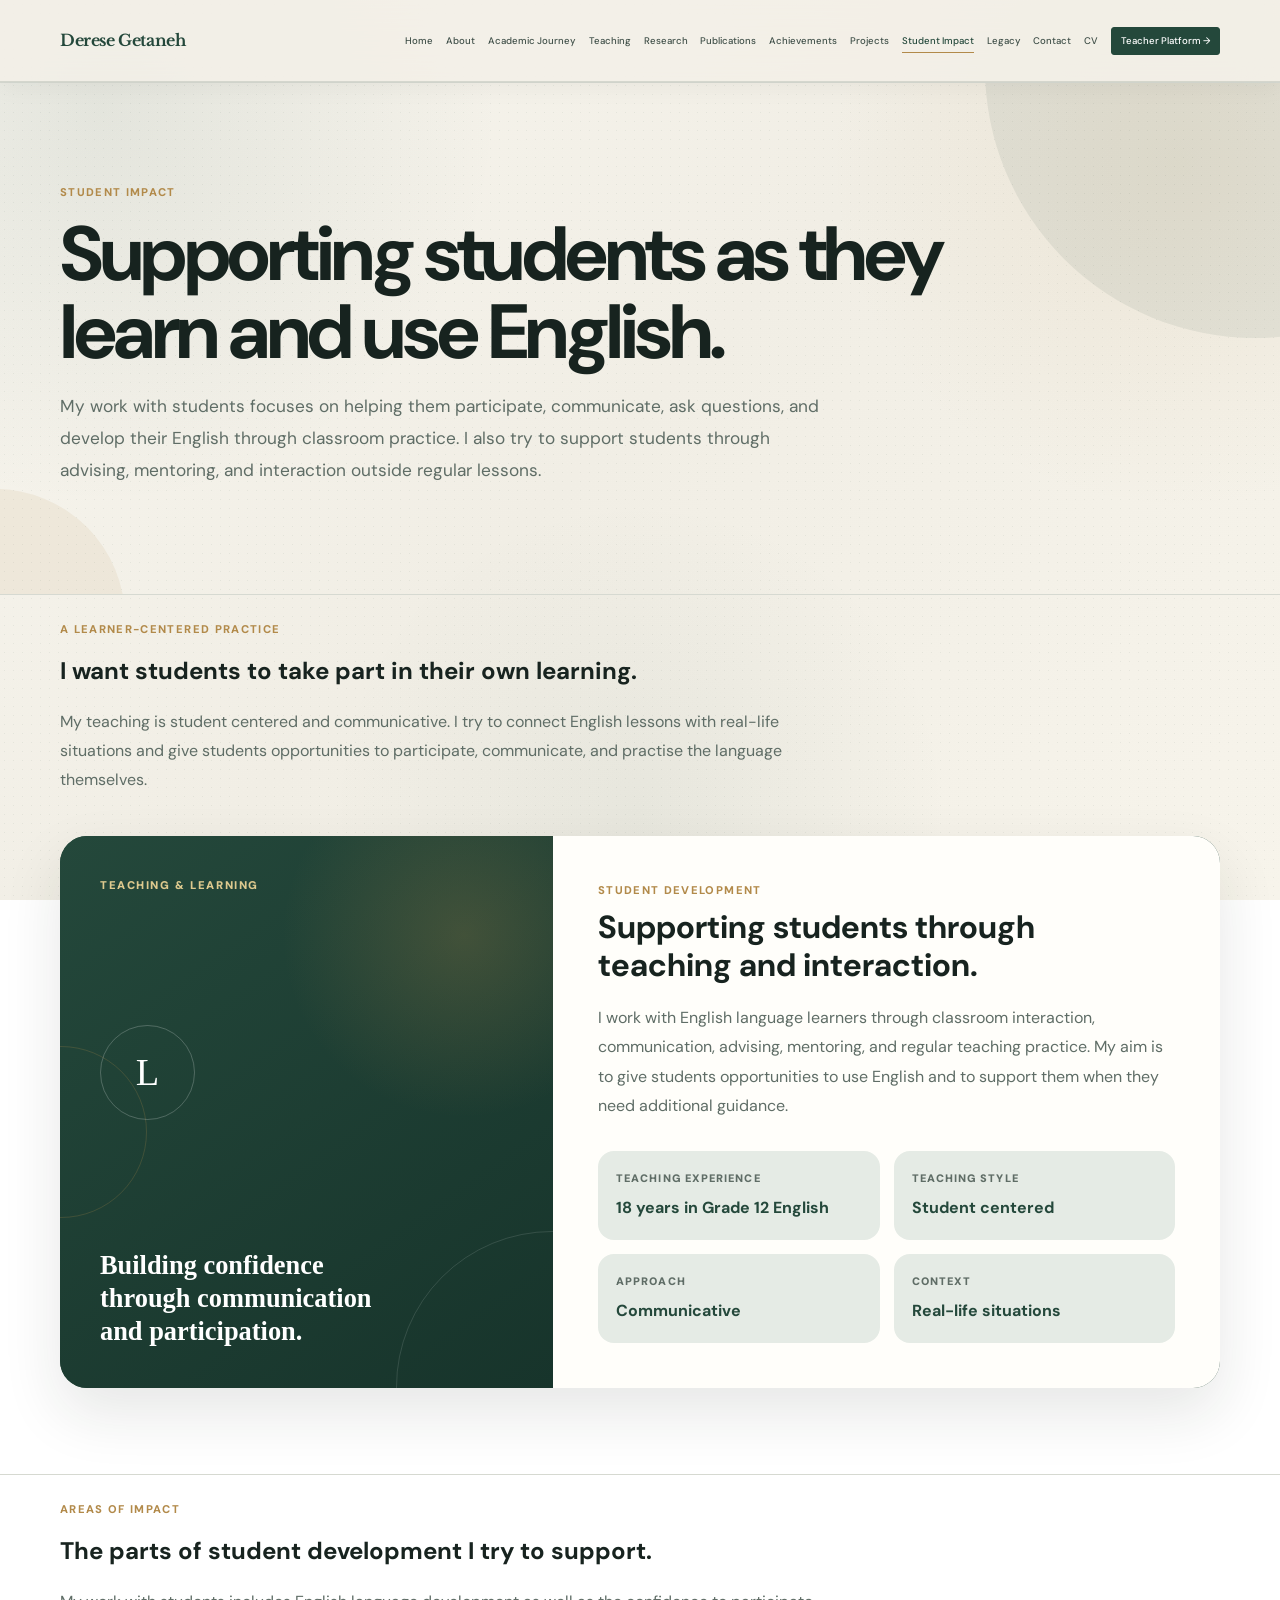
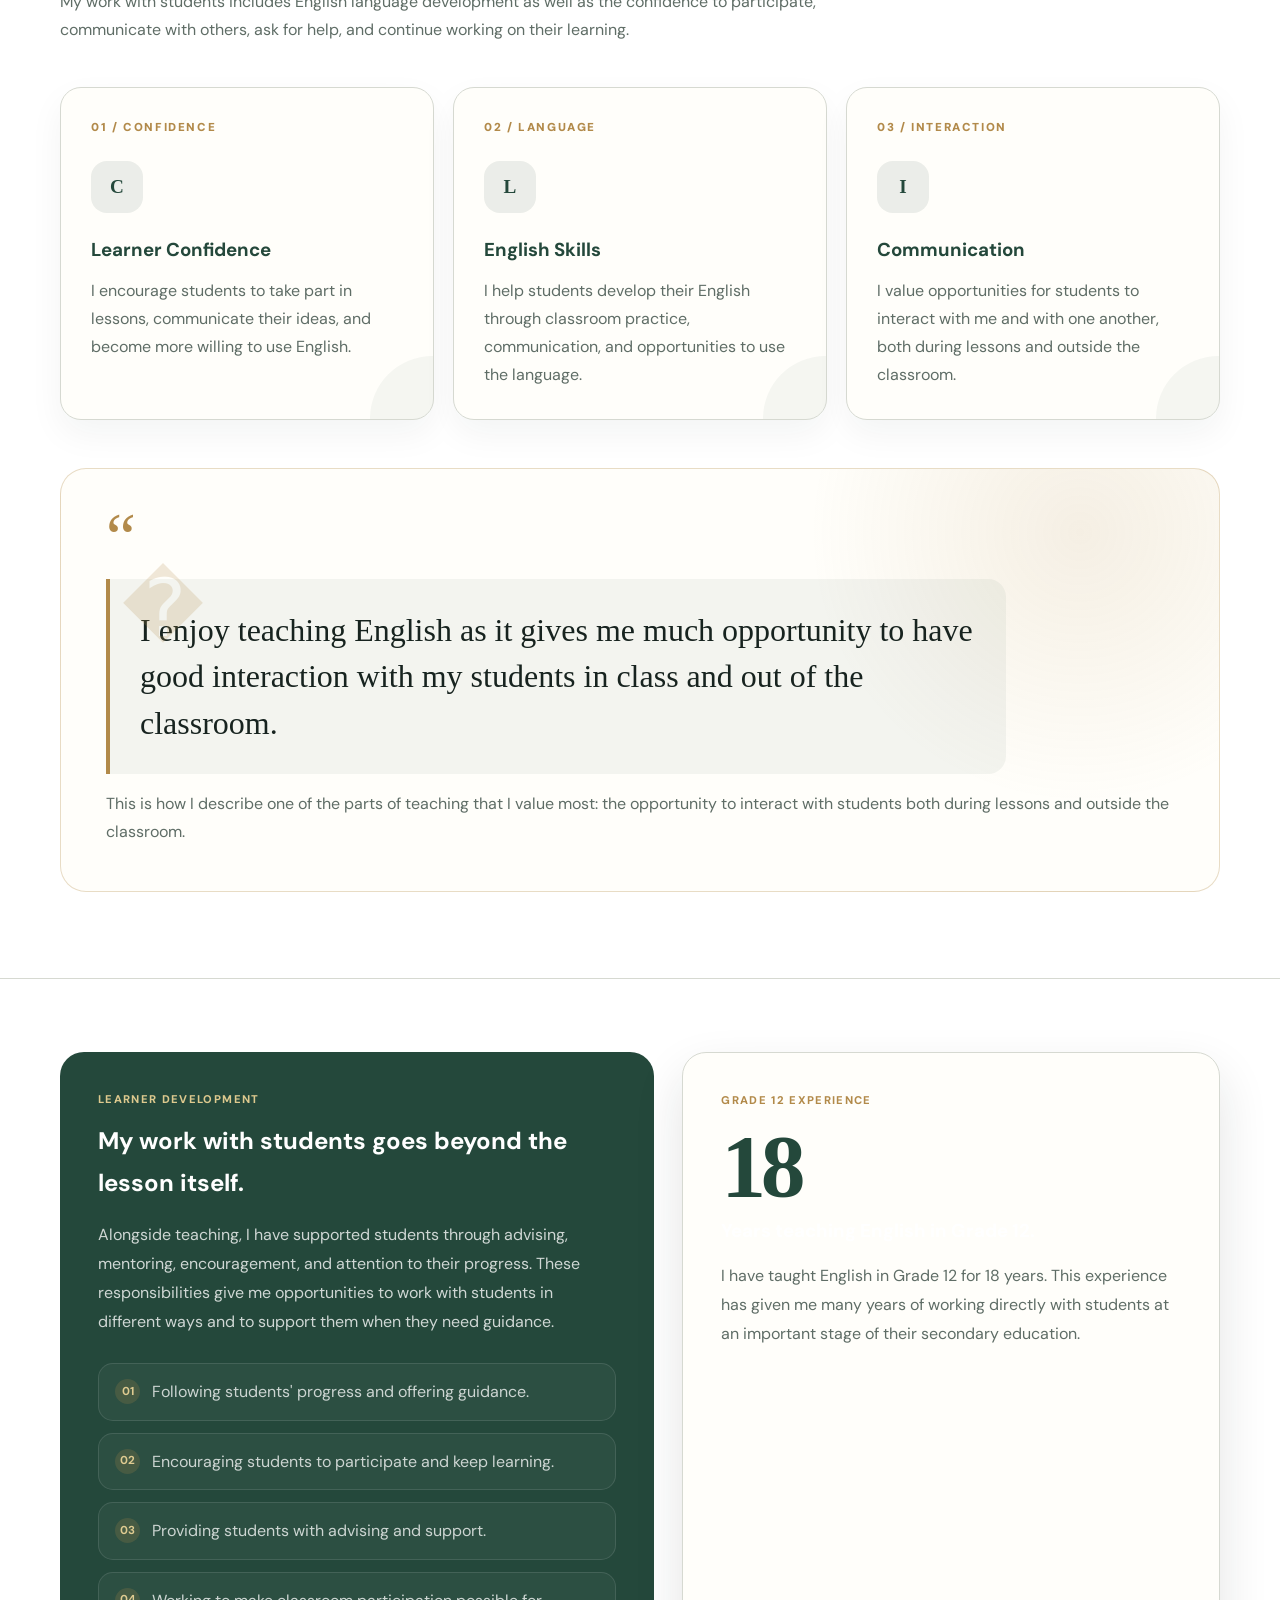
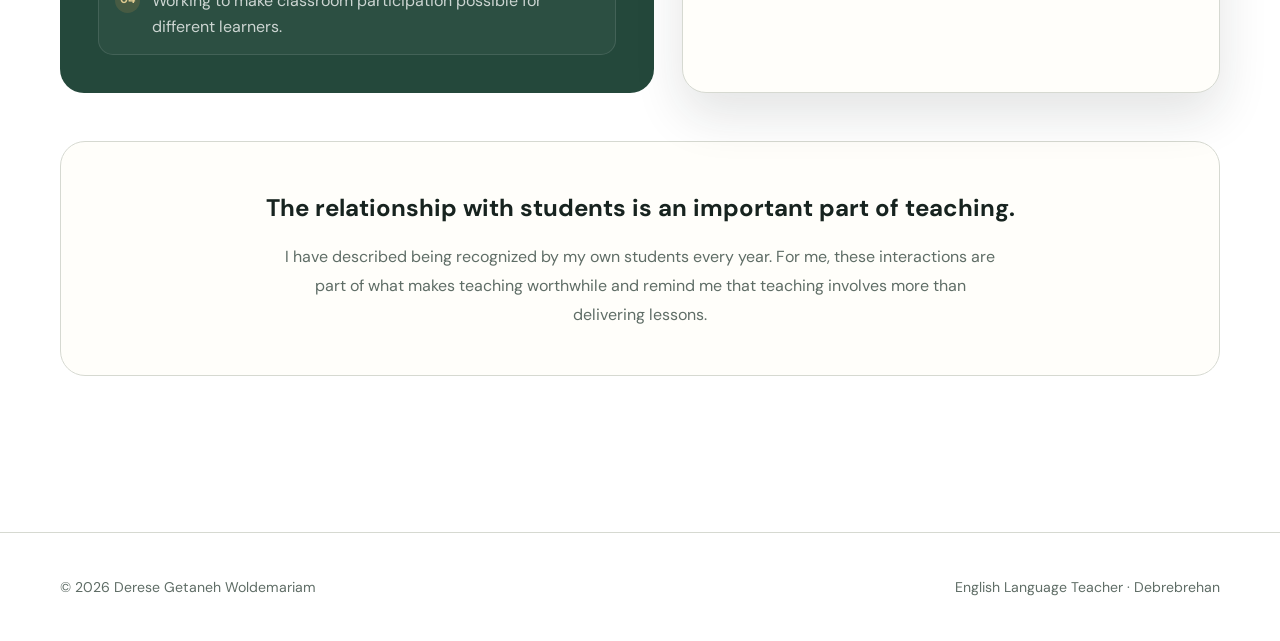
<file: student-impact.html>
﻿<!doctype html>
<html lang="en">
<head>
<meta charset="utf-8">
<meta name="viewport" content="width=device-width,initial-scale=1">
<title>Student Impact | Derese Getaneh Woldemariam</title>
<meta name="description" content="Student impact and learner development through the teaching practice of Derese Getaneh Woldemariam.">
<meta name="theme-color" content="#f3f0e8">
<link rel="stylesheet" href="css/style.css">
<link rel="stylesheet" href="css/navigation.css">
<script defer src="js/config.js"></script>
<script defer src="js/main.js"></script>

<style>
.impact-hero{
  position:relative;
  padding:100px 0 90px;
  overflow:hidden;
}

.impact-hero:before{
  content:"";
  position:absolute;
  width:540px;
  height:540px;
  border-radius:50%;
  right:-245px;
  top:-285px;
  background:rgba(36,72,59,.075);
}

.impact-hero:after{
  content:"";
  position:absolute;
  width:260px;
  height:260px;
  border-radius:50%;
  left:-135px;
  bottom:-155px;
  background:rgba(178,138,74,.09);
}

.impact-hero .wrap{
  position:relative;
  z-index:1;
}

.impact-hero h1{
  max-width:940px;
  margin:12px 0 20px;
  font-size:clamp(2.8rem,6vw,5rem);
  line-height:1.02;
  letter-spacing:-.045em;
}

.impact-hero p{
  max-width:780px;
  color:var(--muted);
  font-size:1.08rem;
  line-height:1.85;
}

.impact-section{
  padding-top:25px;
}

.impact-intro{
  max-width:790px;
  margin-bottom:42px;
}

.impact-intro h2{
  margin:8px 0 14px;
}

.impact-intro p{
  color:var(--muted);
  line-height:1.8;
}

.impact-statement{
  display:grid;
  grid-template-columns:.85fr 1.15fr;
  gap:0;
  overflow:hidden;
  border-radius:27px;
  background:var(--green);
  box-shadow:0 25px 60px rgba(23,35,31,.11);
}

.statement-side{
  position:relative;
  min-height:410px;
  padding:40px;
  display:flex;
  flex-direction:column;
  justify-content:space-between;
  color:#fff;
  background:
    radial-gradient(circle at 82% 18%,rgba(178,138,74,.24),transparent 30%),
    linear-gradient(145deg,#24483b,#17342b);
  overflow:hidden;
}

.statement-side:before,
.statement-side:after{
  content:"";
  position:absolute;
  border:1px solid rgba(255,255,255,.12);
  border-radius:50%;
}

.statement-side:before{
  width:310px;
  height:310px;
  right:-155px;
  bottom:-155px;
}

.statement-side:after{
  width:170px;
  height:170px;
  left:-85px;
  top:38%;
  border-color:rgba(178,138,74,.23);
}

.statement-label{
  position:relative;
  z-index:1;
  color:#ddc98e;
  font-size:.7rem;
  font-weight:900;
  letter-spacing:.14em;
  text-transform:uppercase;
}

.statement-mark{
  position:relative;
  z-index:1;
  width:95px;
  height:95px;
  display:flex;
  align-items:center;
  justify-content:center;
  border:1px solid rgba(255,255,255,.22);
  border-radius:50%;
  font-family:Georgia,serif;
  font-size:2.4rem;
}

.statement-side strong{
  position:relative;
  z-index:1;
  max-width:310px;
  color:#fff;
  font-family:Georgia,serif;
  font-size:1.65rem;
  line-height:1.25;
}

.statement-content{
  padding:45px;
  background:var(--surface);
}

.statement-content .kicker{
  margin-bottom:8px;
}

.statement-content h2{
  margin:0 0 18px;
  font-size:2rem;
  line-height:1.18;
}

.statement-content > p{
  margin:0;
  color:var(--muted);
  line-height:1.85;
}

.impact-facts{
  display:grid;
  grid-template-columns:repeat(2,minmax(0,1fr));
  gap:14px;
  margin-top:30px;
}

.impact-fact{
  padding:18px;
  border-radius:16px;
  background:var(--soft);
}

.impact-fact span{
  display:block;
  margin-bottom:6px;
  color:var(--muted);
  font-size:.68rem;
  font-weight:900;
  letter-spacing:.1em;
  text-transform:uppercase;
}

.impact-fact strong{
  color:var(--green);
}

.impact-areas{
  display:grid;
  grid-template-columns:repeat(3,minmax(0,1fr));
  gap:19px;
}

.impact-card{
  position:relative;
  padding:30px;
  min-height:270px;
  border-radius:21px;
  background:var(--surface);
  border:1px solid var(--line);
  overflow:hidden;
  transition:transform .25s ease,box-shadow .25s ease;
}

.impact-card:hover{
  transform:translateY(-6px);
  box-shadow:0 18px 42px rgba(23,35,31,.08);
}

.impact-card:after{
  content:"";
  position:absolute;
  width:125px;
  height:125px;
  border-radius:50%;
  right:-62px;
  bottom:-62px;
  background:rgba(36,72,59,.045);
}

.impact-number{
  position:relative;
  z-index:1;
  color:var(--accent);
  font-size:.72rem;
  font-weight:900;
  letter-spacing:.14em;
}

.impact-icon{
  position:relative;
  z-index:1;
  width:50px;
  height:50px;
  margin:23px 0 19px;
  display:flex;
  align-items:center;
  justify-content:center;
  border-radius:15px;
  background:var(--green);
  color:#fff;
  font-family:Georgia,serif;
  font-size:1.2rem;
}

.impact-card h3{
  position:relative;
  z-index:1;
  margin:0 0 10px;
}

.impact-card p{
  position:relative;
  z-index:1;
  margin:0;
  color:var(--muted);
  line-height:1.75;
}

.student-voice{
  margin-top:48px;
  padding:45px;
  border-radius:26px;
  background:
    radial-gradient(circle at 88% 15%,rgba(178,138,74,.13),transparent 25%),
    var(--surface);
  border:1px solid rgba(178,138,74,.3);
}

.student-voice .quote-mark{
  color:var(--accent);
  font-family:Georgia,serif;
  font-size:4.2rem;
  line-height:.7;
}

.student-voice blockquote{
  max-width:900px;
  margin:18px 0 16px;
  color:var(--ink);
  font-family:Georgia,serif;
  font-size:clamp(1.35rem,2.5vw,2rem);
  line-height:1.45;
}

.student-voice p{
  margin:0;
  color:var(--muted);
  line-height:1.75;
}

.learner-development{
  display:grid;
  grid-template-columns:1.05fr .95fr;
  gap:28px;
  margin-top:48px;
}

.development-panel{
  padding:38px;
  border-radius:24px;
  background:var(--green);
  color:#fff;
}

.development-panel .kicker{
  color:#ddc98e;
}

.development-panel h2{
  margin:8px 0 16px;
  color:#fff;
}

.development-panel p{
  margin:0;
  color:rgba(255,255,255,.78);
  line-height:1.82;
}

.development-list{
  display:grid;
  gap:12px;
  margin-top:27px;
}

.development-item{
  display:flex;
  gap:12px;
  align-items:flex-start;
  padding:15px 16px;
  border:1px solid rgba(255,255,255,.11);
  border-radius:15px;
  background:rgba(255,255,255,.04);
}

.development-item b{
  flex:0 0 25px;
  width:25px;
  height:25px;
  display:flex;
  align-items:center;
  justify-content:center;
  border-radius:50%;
  background:rgba(178,138,74,.2);
  color:#dfcb91;
  font-size:.72rem;
}

.development-item span{
  color:rgba(255,255,255,.76);
  line-height:1.6;
}

.experience-panel{
  padding:38px;
  border-radius:24px;
  border:1px solid var(--line);
  background:var(--surface);
}

.experience-panel .kicker{
  margin-bottom:8px;
}

.experience-number{
  margin:10px 0 5px;
  color:var(--green);
  font-family:Georgia,serif;
  font-size:clamp(3.3rem,7vw,5.8rem);
  line-height:1;
  letter-spacing:-.06em;
}

.experience-panel h3{
  margin:0 0 14px;
}

.experience-panel p{
  margin:0;
  color:var(--muted);
  line-height:1.8;
}

.impact-closing{
  margin-top:48px;
  padding:45px 30px;
  text-align:center;
  border-radius:25px;
  background:var(--surface);
  border:1px solid var(--line);
}

.impact-closing h2{
  max-width:780px;
  margin:0 auto 14px;
}

.impact-closing p{
  max-width:720px;
  margin:0 auto;
  color:var(--muted);
  line-height:1.8;
}

@media(max-width:900px){
  .impact-statement,
  .learner-development{
    grid-template-columns:1fr;
  }

  .impact-areas{
    grid-template-columns:1fr 1fr;
  }
}

@media(max-width:650px){
  .impact-hero{
    padding:72px 0 62px;
  }

  .impact-hero h1{
    font-size:clamp(2.5rem,13vw,4rem);
  }

  .impact-areas,
  .impact-facts{
    grid-template-columns:1fr;
  }

  .statement-content,
  .statement-side,
  .student-voice,
  .development-panel,
  .experience-panel,
  .impact-closing{
    padding:28px;
  }

  .statement-side{
    min-height:350px;
  }
}
</style>
</head>

<body>
<a class="skip" href="#main">Skip to content</a>

<header>
  <div class="wrap bar">
    <a class="brand" href="index.html">Derese Getaneh</a>

    <button class="menu" data-menu aria-label="Open navigation" aria-expanded="false">
      Menu
    </button>

    <nav class="nav" data-nav>
<a href="index.html">Home</a>
<a href="about.html">About</a> <a href="academic-journey.html">Academic Journey</a>
<a href="teaching.html">Teaching</a>
<a href="research.html">Research</a>
<a href="publications.html">Publications</a>
<a href="achievements.html">Achievements</a>
<a href="projects.html">Projects</a>
<a href="student-impact.html" class="active" aria-current="page">Student Impact</a>
<a href="legacy.html">Legacy</a>
<a href="contact.html">Contact</a>
<a href="cv.html">CV</a>
<a class="platform" data-platform href="#">Teacher Platform &rarr;</a></nav>
</div>
</header>

<main id="main">

<section class="impact-hero">
  <div class="wrap">
    <div class="kicker">Student Impact</div>
    <h1>Supporting students as they learn and use English.</h1>
    <p>
      My work with students focuses on helping them participate, communicate,
      ask questions, and develop their English through classroom practice.
      I also try to support students through advising, mentoring, and
      interaction outside regular lessons.
    </p>
  </div>
</section>

<section class="impact-section">
  <div class="wrap">

    <div class="impact-intro">
      <div class="kicker">A Learner-Centered Practice</div>
      <h2>I want students to take part in their own learning.</h2>
      <p>
        My teaching is student centered and communicative. I try to connect
        English lessons with real-life situations and give students
        opportunities to participate, communicate, and practise the language
        themselves.
      </p>
    </div>

    <article class="impact-statement">

      <div class="statement-side">
        <div class="statement-label">Teaching & Learning</div>

        <div class="statement-mark">L</div>

        <strong>
          Building confidence through communication and participation.
        </strong>
      </div>

      <div class="statement-content">
        <div class="kicker">Student Development</div>
        <h2>Supporting students through teaching and interaction.</h2>

        <p>
          I work with English language learners through classroom interaction,
          communication, advising, mentoring, and regular teaching practice.
          My aim is to give students opportunities to use English and to
          support them when they need additional guidance.
        </p>

        <div class="impact-facts">
          <div class="impact-fact">
            <span>Teaching Experience</span>
            <strong>18 years in Grade 12 English</strong>
          </div>

          <div class="impact-fact">
            <span>Teaching Style</span>
            <strong>Student centered</strong>
          </div>

          <div class="impact-fact">
            <span>Approach</span>
            <strong>Communicative</strong>
          </div>

          <div class="impact-fact">
            <span>Context</span>
            <strong>Real-life situations</strong>
          </div>
        </div>
      </div>

    </article>

  </div>
</section>

<section class="impact-section">
  <div class="wrap">

    <div class="impact-intro">
      <div class="kicker">Areas of Impact</div>
      <h2>The parts of student development I try to support.</h2>
      <p>
        My work with students includes English language development as well
        as the confidence to participate, communicate with others, ask for
        help, and continue working on their learning.
      </p>
    </div>

    <div class="impact-areas">

      <article class="impact-card">
        <div class="impact-number">01 / CONFIDENCE</div>
        <div class="impact-icon">C</div>
        <h3>Learner Confidence</h3>
        <p>
          I encourage students to take part in lessons, communicate their
          ideas, and become more willing to use English.
        </p>
      </article>

      <article class="impact-card">
        <div class="impact-number">02 / LANGUAGE</div>
        <div class="impact-icon">L</div>
        <h3>English Skills</h3>
        <p>
          I help students develop their English through classroom practice,
          communication, and opportunities to use the language.
        </p>
      </article>

      <article class="impact-card">
        <div class="impact-number">03 / INTERACTION</div>
        <div class="impact-icon">I</div>
        <h3>Communication</h3>
        <p>
          I value opportunities for students to interact with me and with
          one another, both during lessons and outside the classroom.
        </p>
      </article>

    </div>

    <article class="student-voice">
      <div class="quote-mark">“</div>

      <blockquote>
        I enjoy teaching English as it gives me much opportunity to have good
        interaction with my students in class and out of the classroom.
      </blockquote>

      <p>
        This is how I describe one of the parts of teaching that I value
        most: the opportunity to interact with students both during lessons
        and outside the classroom.
      </p>
    </article>

  </div>
</section>

<section class="impact-section">
  <div class="wrap">

    <div class="learner-development">

      <article class="development-panel">
        <div class="kicker">Learner Development</div>
        <h2>My work with students goes beyond the lesson itself.</h2>

        <p>
          Alongside teaching, I have supported students through advising,
          mentoring, encouragement, and attention to their progress. These
          responsibilities give me opportunities to work with students in
          different ways and to support them when they need guidance.
        </p>

        <div class="development-list">

          <div class="development-item">
            <b>01</b>
            <span>Following students' progress and offering guidance.</span>
          </div>

          <div class="development-item">
            <b>02</b>
            <span>Encouraging students to participate and keep learning.</span>
          </div>

          <div class="development-item">
            <b>03</b>
            <span>Providing students with advising and support.</span>
          </div>

          <div class="development-item">
            <b>04</b>
            <span>Working to make classroom participation possible for different learners.</span>
          </div>

        </div>
      </article>

      <article class="experience-panel">
        <div class="kicker">Grade 12 Experience</div>

        <div class="experience-number">18</div>

        <h3>Years teaching English in Grade 12.</h3>

        <p>
          I have taught English in Grade 12 for 18 years. This experience has
          given me many years of working directly with students at an important
          stage of their secondary education.
        </p>
      </article>

    </div>

    <div class="impact-closing">
      <h2>The relationship with students is an important part of teaching.</h2>
      <p>
        I have described being recognized by my own students every year.
        For me, these interactions are part of what makes teaching
        worthwhile and remind me that teaching involves more than delivering
        lessons.
      </p>
    </div>

  </div>
</section>

</main>

<footer>
  <div class="wrap footer-grid">
    <span>&copy; <span data-year></span> Derese Getaneh Woldemariam</span>
    <span>English Language Teacher &middot; Debrebrehan</span>
  </div>
</footer>

</body>
</html>
</file>
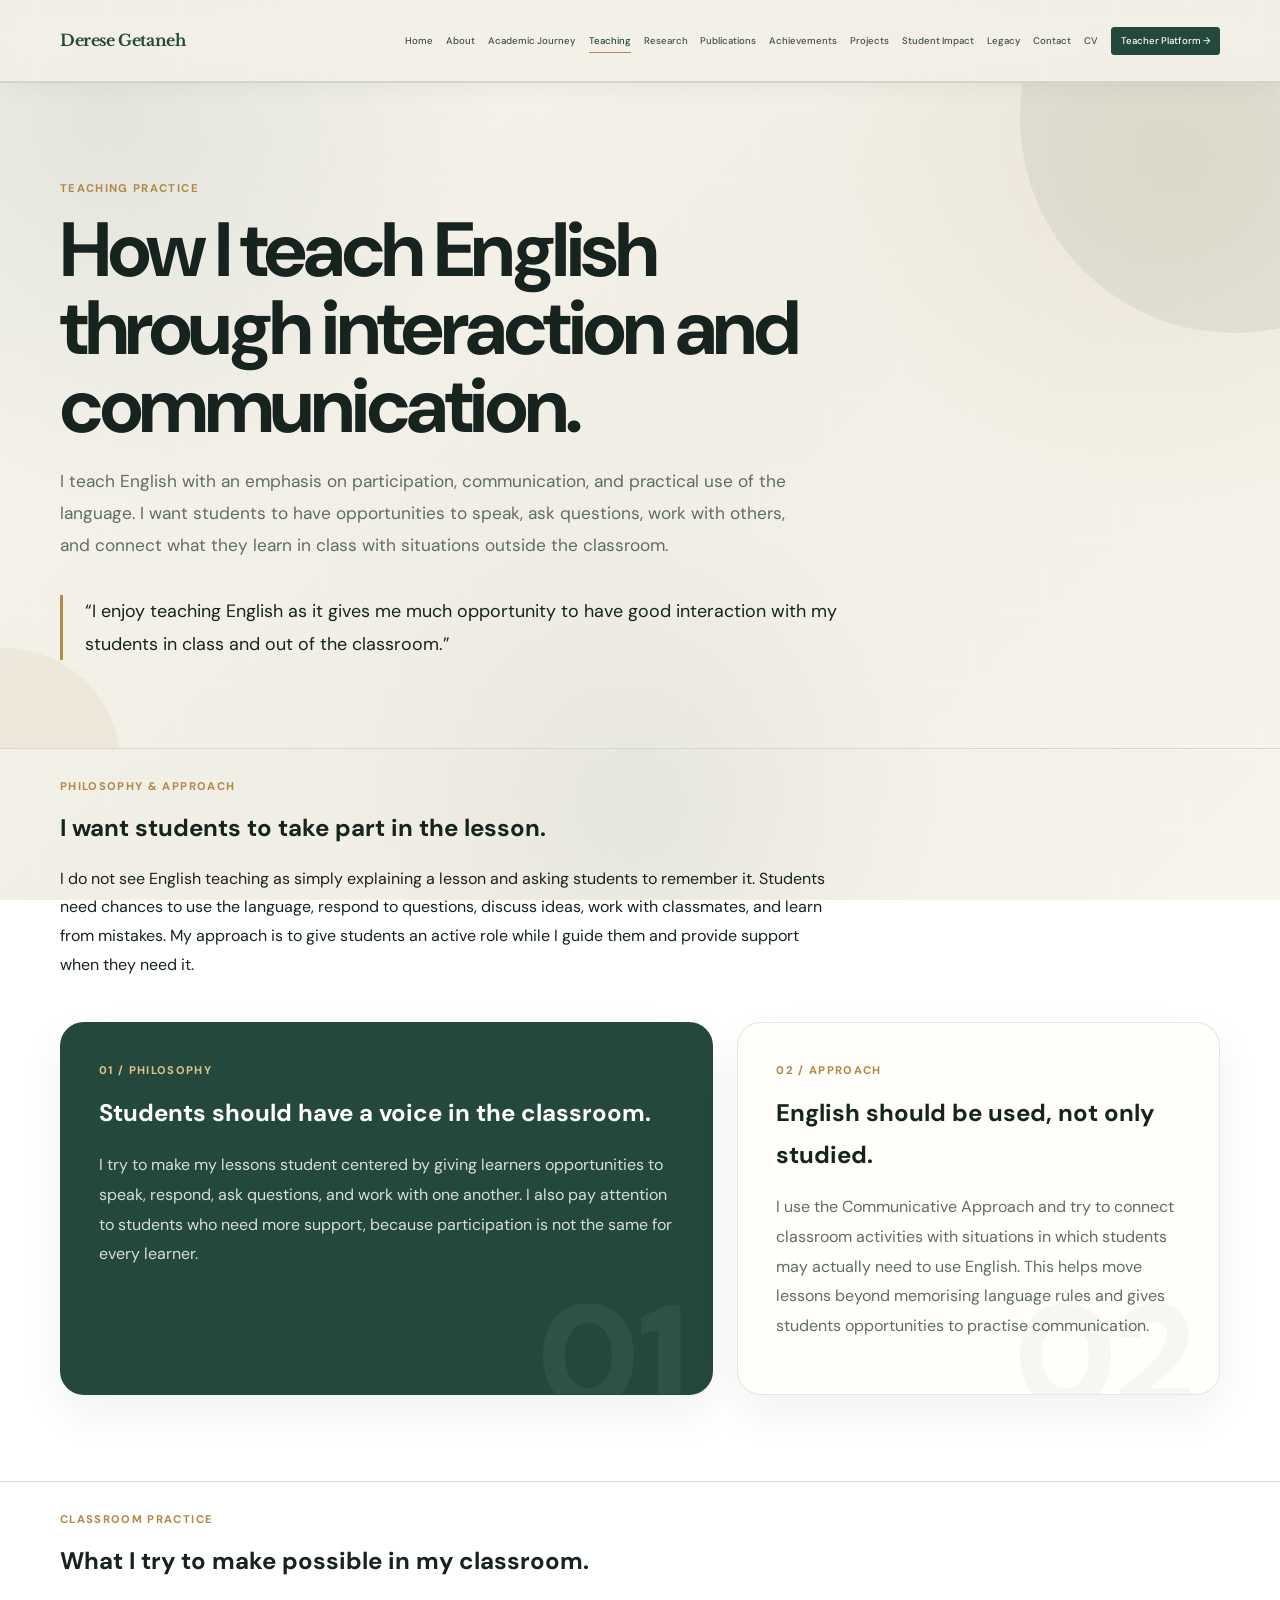
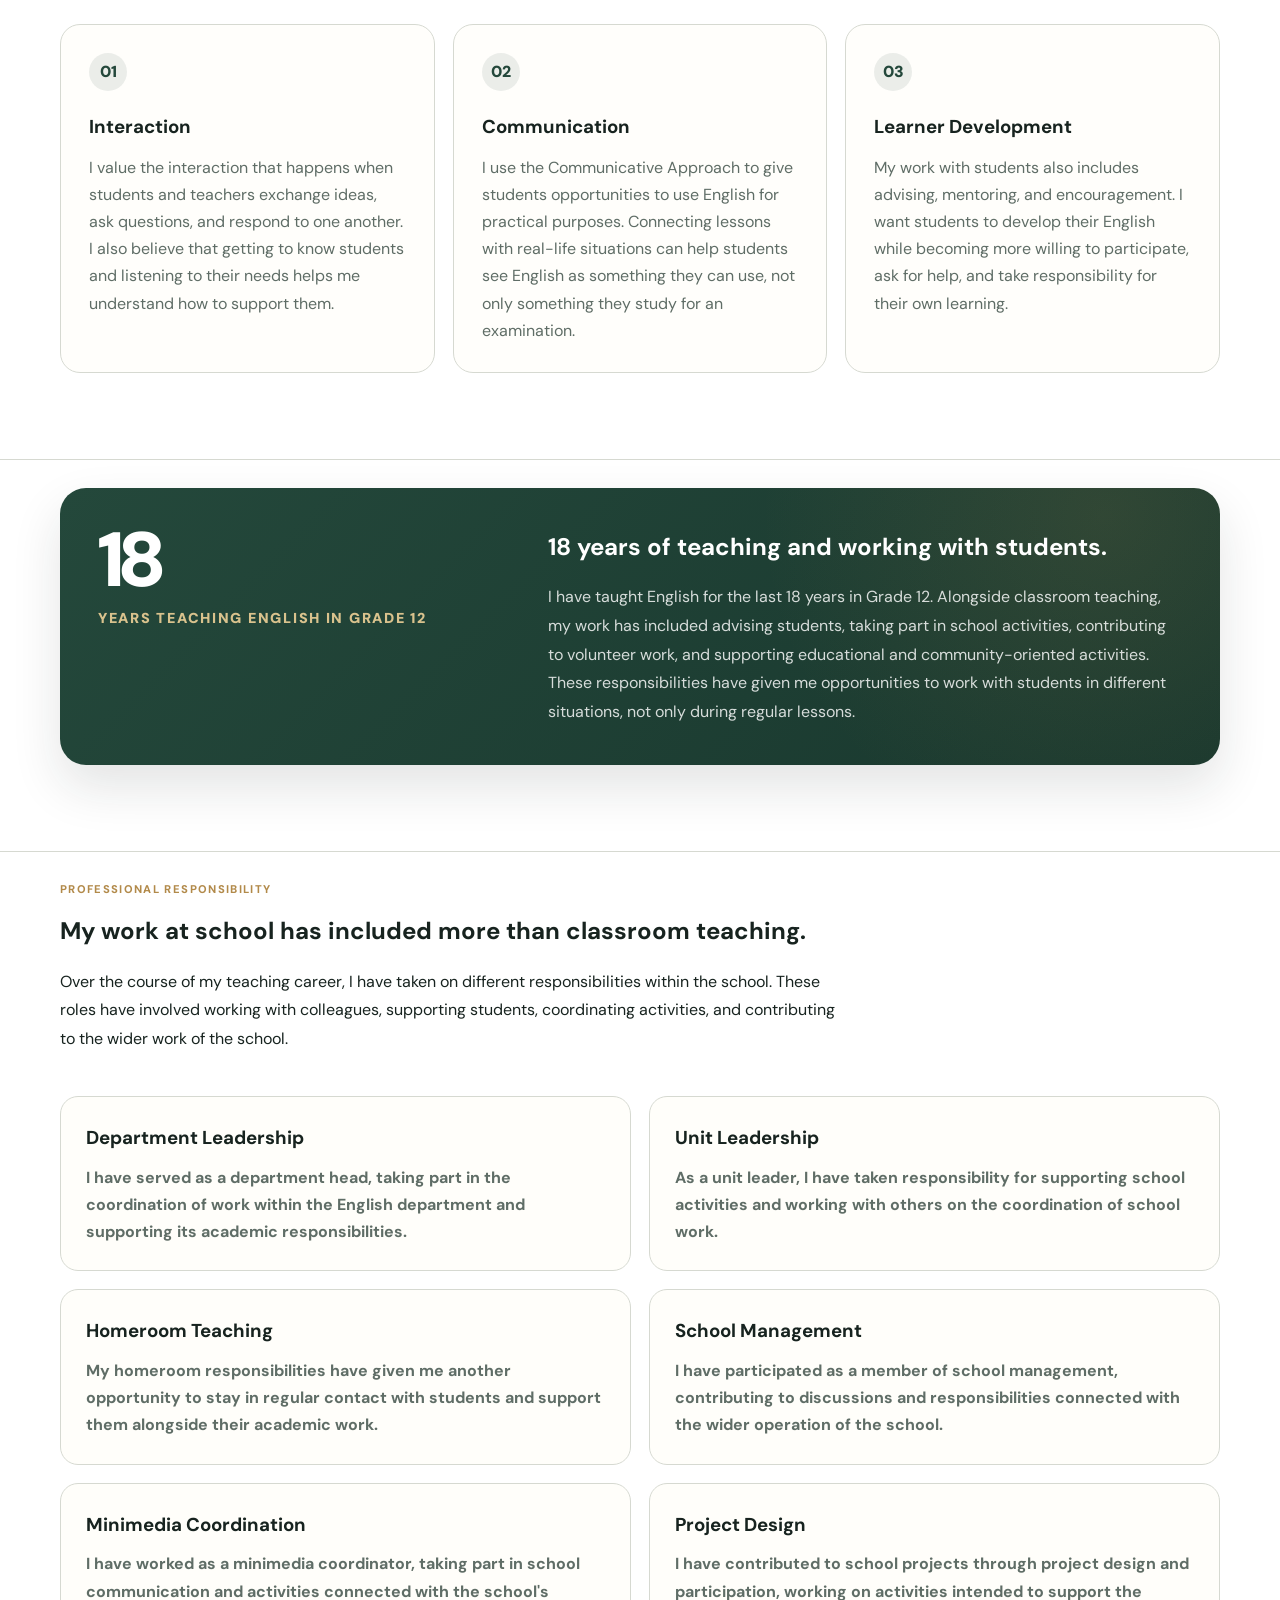
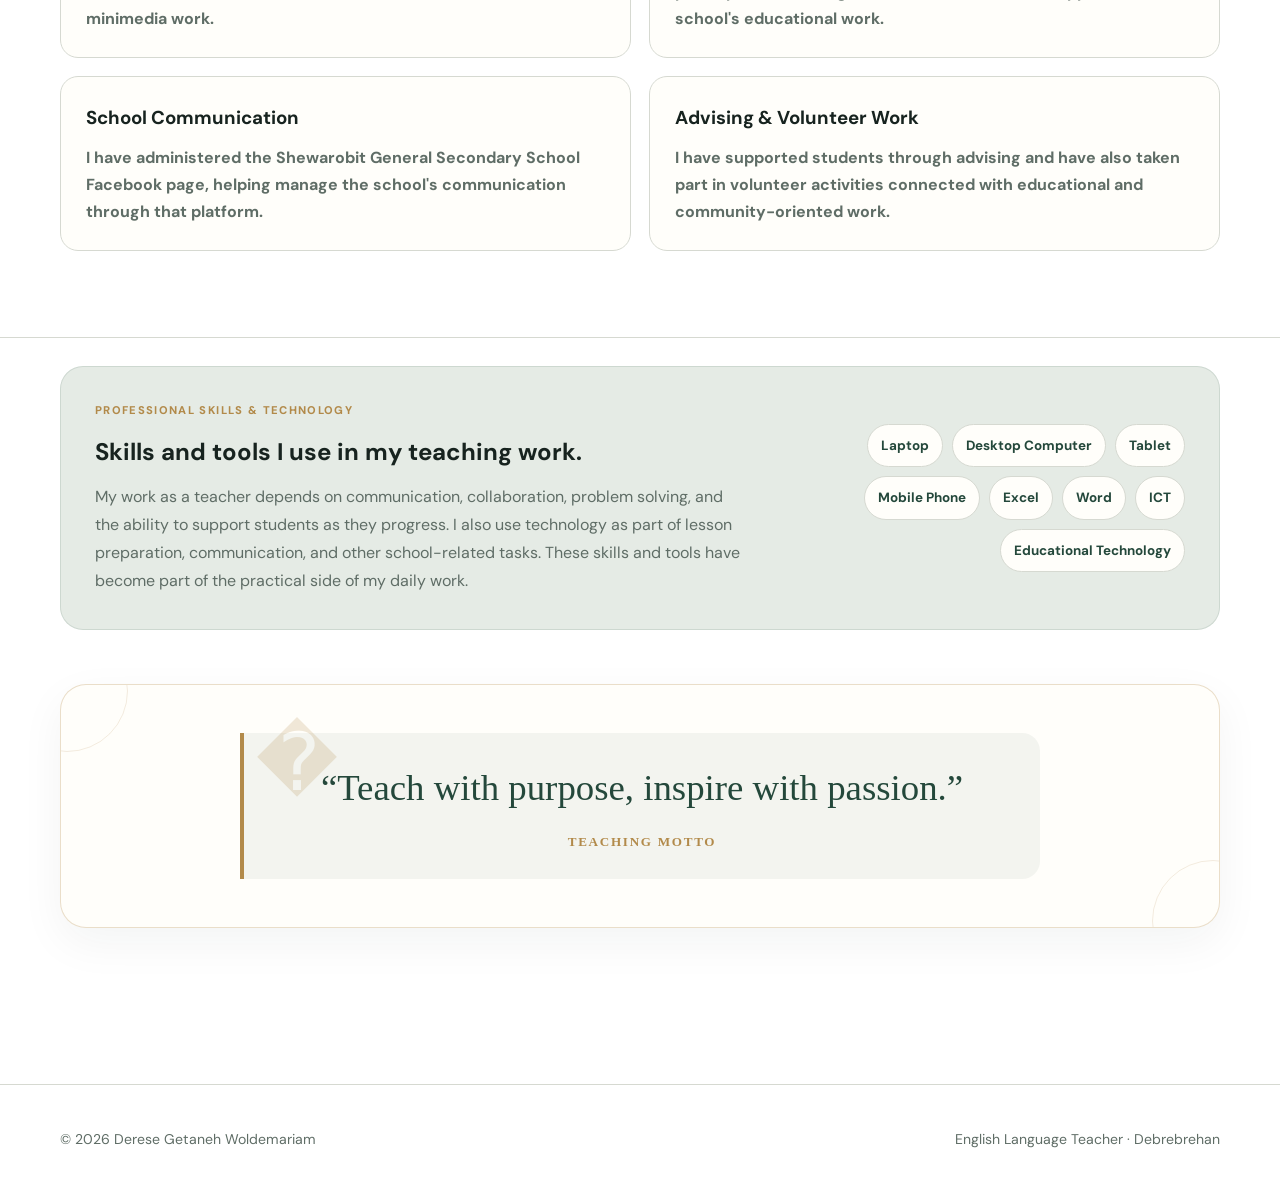
<file: teaching.html>
﻿<!doctype html>
<html lang="en">
<head>
<meta charset="utf-8">
<meta name="viewport" content="width=device-width,initial-scale=1">
<title>Teaching | Derese Getaneh Woldemariam</title>
<meta name="description" content="Teaching philosophy, classroom practice, professional responsibilities, and skills of Derese Getaneh Woldemariam.">
<meta name="theme-color" content="#f3f0e8">
<link rel="stylesheet" href="css/style.css">
<link rel="stylesheet" href="css/navigation.css">
<script defer src="js/config.js"></script>
<script defer src="js/main.js"></script>

<style>
/* =========================================================
   TEACHING PAGE
   ========================================================= */

.teaching-hero{
  position:relative;
  padding:96px 0 88px;
  overflow:hidden;
}

.teaching-hero:before{
  content:"";
  position:absolute;
  width:430px;
  height:430px;
  border-radius:50%;
  right:-170px;
  top:-180px;
  background:rgba(36,72,59,.07);
}

.teaching-hero:after{
  content:"";
  position:absolute;
  width:230px;
  height:230px;
  border-radius:50%;
  left:-110px;
  bottom:-130px;
  background:rgba(178,138,74,.08);
}

.teaching-hero .wrap{
  position:relative;
  z-index:1;
}

.teaching-hero h1{
  max-width:850px;
  margin:12px 0 20px;
  font-size:clamp(2.7rem,6vw,5rem);
  line-height:1.02;
  letter-spacing:-.045em;
}

.teaching-hero p{
  max-width:750px;
  font-size:1.08rem;
  line-height:1.85;
  color:var(--muted);
}

.teaching-statement{
  margin-top:34px;
  max-width:850px;
  padding-left:22px;
  border-left:3px solid var(--accent);
  font-size:1.12rem;
  line-height:1.8;
  color:var(--ink);
}

.teaching-section{
  padding-top:28px;
}

.teaching-section-head{
  max-width:780px;
  margin-bottom:42px;
}

.teaching-section-head h2{
  margin:8px 0 15px;
}

.teaching-section-head p{
  line-height:1.8;
}

.philosophy-grid{
  display:grid;
  grid-template-columns:1.15fr .85fr;
  gap:24px;
  align-items:stretch;
}

.philosophy-card{
  position:relative;
  min-height:330px;
  padding:38px;
  border-radius:24px;
  background:var(--surface);
  border:1px solid rgba(36,72,59,.12);
  box-shadow:0 18px 45px rgba(23,35,31,.06);
  overflow:hidden;
}

.philosophy-card.primary{
  background:var(--green);
  color:#fff;
}

.philosophy-card.primary:after{
  content:"01";
  position:absolute;
  right:25px;
  bottom:-35px;
  font-size:9rem;
  line-height:1;
  font-weight:900;
  color:rgba(255,255,255,.055);
}

.philosophy-card.secondary:after{
  content:"02";
  position:absolute;
  right:25px;
  bottom:-35px;
  font-size:9rem;
  line-height:1;
  font-weight:900;
  color:rgba(36,72,59,.045);
}

.philosophy-card .kicker{
  color:var(--accent);
}

.philosophy-card.primary .kicker{
  color:#d9c28d;
}

.philosophy-card h2{
  margin:12px 0 16px;
  max-width:560px;
}

.philosophy-card p{
  max-width:590px;
  line-height:1.85;
  color:var(--muted);
}

.philosophy-card.primary p{
  color:rgba(255,255,255,.82);
}

.method-grid{
  display:grid;
  grid-template-columns:repeat(3,minmax(0,1fr));
  gap:18px;
}

.method-card{
  position:relative;
  padding:28px;
  border:1px solid var(--line);
  border-radius:20px;
  background:rgba(255,254,250,.75);
  transition:
    transform .25s ease,
    box-shadow .25s ease,
    border-color .25s ease;
}

.method-card:hover{
  transform:translateY(-5px);
  border-color:rgba(178,138,74,.4);
  box-shadow:0 18px 40px rgba(23,35,31,.08);
}

.method-number{
  display:flex;
  width:38px;
  height:38px;
  align-items:center;
  justify-content:center;
  border-radius:50%;
  background:rgba(36,72,59,.09);
  color:var(--green);
  font-weight:900;
  margin-bottom:20px;
}

.method-card h3{
  margin:0 0 10px;
}

.method-card p{
  margin:0;
  color:var(--muted);
  line-height:1.7;
}

.experience-panel{
  display:grid;
  grid-template-columns:.8fr 1.2fr;
  gap:28px;
  padding:38px;
  border-radius:26px;
  background:
    radial-gradient(circle at 90% 10%,rgba(178,138,74,.14),transparent 32%),
    linear-gradient(135deg,#24483b,#19382e);
  color:#fff;
  overflow:hidden;
}

.experience-number{
  font-size:clamp(3rem,6vw,5.7rem);
  line-height:.9;
  font-weight:900;
  letter-spacing:-.06em;
  color:#fff;
}

.experience-number span{
  display:block;
  margin-top:13px;
  font-size:.9rem;
  line-height:1.4;
  letter-spacing:.12em;
  text-transform:uppercase;
  color:#d9c28d;
}

.experience-content h2{
  color:#fff;
  margin:0 0 15px;
}

.experience-content p{
  margin:0;
  color:rgba(255,255,255,.82);
  line-height:1.8;
}

.responsibility-grid{
  display:grid;
  grid-template-columns:repeat(2,minmax(0,1fr));
  gap:18px;
}

.responsibility-card{
  padding:25px;
  border-radius:18px;
  background:var(--surface);
  border:1px solid var(--line);
}

.responsibility-card h3{
  margin:0 0 9px;
}

.responsibility-card p{
  margin:0;
  color:var(--muted);
  line-height:1.7;
}

.tech-panel{
  display:flex;
  align-items:center;
  justify-content:space-between;
  gap:35px;
  padding:34px;
  border-radius:23px;
  border:1px solid rgba(36,72,59,.12);
  background:var(--soft);
}

.tech-panel h2{
  margin:7px 0 10px;
}

.tech-panel p{
  max-width:650px;
  margin:0;
  color:var(--muted);
  line-height:1.75;
}

.tech-list{
  display:flex;
  flex-wrap:wrap;
  justify-content:flex-end;
  gap:9px;
  max-width:360px;
}

.tech-list span{
  padding:9px 13px;
  border-radius:999px;
  background:var(--surface);
  border:1px solid var(--line);
  font-size:.84rem;
  font-weight:700;
  color:var(--green);
}

.teaching-close{
  position:relative;
  margin-top:54px;
  padding:48px;
  border-radius:26px;
  text-align:center;
  background:var(--surface);
  border:1px solid rgba(178,138,74,.28);
  box-shadow:0 15px 45px rgba(23,35,31,.05);
  overflow:hidden;
}

.teaching-close:before,
.teaching-close:after{
  content:"";
  position:absolute;
  width:120px;
  height:120px;
  border-radius:50%;
  border:1px solid rgba(178,138,74,.16);
}

.teaching-close:before{
  left:-55px;
  top:-55px;
}

.teaching-close:after{
  right:-55px;
  bottom:-55px;
}

.teaching-close blockquote{
  position:relative;
  z-index:1;
  max-width:800px;
  margin:0 auto;
  font-family:Georgia,serif;
  font-size:clamp(1.55rem,3vw,2.3rem);
  line-height:1.45;
  color:var(--green);
}

.teaching-close cite{
  display:block;
  margin-top:18px;
  font-family:inherit;
  font-size:.82rem;
  font-style:normal;
  font-weight:800;
  letter-spacing:.13em;
  text-transform:uppercase;
  color:var(--accent);
}

@media(max-width:850px){
  .philosophy-grid,
  .experience-panel{
    grid-template-columns:1fr;
  }

  .method-grid{
    grid-template-columns:1fr;
  }

  .tech-panel{
    align-items:flex-start;
    flex-direction:column;
  }

  .tech-list{
    justify-content:flex-start;
    max-width:none;
  }
}

@media(max-width:650px){
  .teaching-hero{
    padding:72px 0 62px;
  }

  .teaching-hero h1{
    font-size:clamp(2.5rem,13vw,4rem);
  }

  .philosophy-card{
    min-height:0;
    padding:28px;
  }

  .experience-panel,
  .teaching-close,
  .tech-panel{
    padding:27px;
  }

  .responsibility-grid{
    grid-template-columns:1fr;
  }
}
</style>
</head>

<body>
<a class="skip" href="#main">Skip to content</a>

<header>
  <div class="wrap bar">
    <a class="brand" href="index.html">Derese Getaneh</a>

    <button class="menu" data-menu aria-label="Open navigation" aria-expanded="false">
      Menu
    </button>

    <nav class="nav" data-nav>
<a href="index.html">Home</a>
<a href="about.html">About</a> <a href="academic-journey.html">Academic Journey</a>
<a href="teaching.html" class="active" aria-current="page">Teaching</a>
<a href="research.html">Research</a>
<a href="publications.html">Publications</a>
<a href="achievements.html">Achievements</a>
<a href="projects.html">Projects</a>
<a href="student-impact.html">Student Impact</a>
<a href="legacy.html">Legacy</a>
<a href="contact.html">Contact</a>
<a href="cv.html">CV</a>
<a class="platform" data-platform href="#">Teacher Platform &rarr;</a></nav>
</div>
</header>

<main id="main">

<section class="teaching-hero">
  <div class="wrap">
    <div class="kicker">Teaching Practice</div>
    <h1>How I teach English through interaction and communication.</h1>
    <p>
      I teach English with an emphasis on participation, communication, and
      practical use of the language. I want students to have opportunities to
      speak, ask questions, work with others, and connect what they learn in
      class with situations outside the classroom.
    </p>

    <div class="teaching-statement">
      “I enjoy teaching English as it gives me much opportunity to have good
      interaction with my students in class and out of the classroom.”
    </div>
  </div>
</section>

<section class="teaching-section">
  <div class="wrap">

    <div class="teaching-section-head">
      <div class="kicker">Philosophy &amp; Approach</div>
      <h2>I want students to take part in the lesson.</h2>
      <p>
        I do not see English teaching as simply explaining a lesson and asking
        students to remember it. Students need chances to use the language,
        respond to questions, discuss ideas, work with classmates, and learn
        from mistakes. My approach is to give students an active role while I
        guide them and provide support when they need it.
      </p>
    </div>

    <div class="philosophy-grid">

      <article class="philosophy-card primary">
        <div class="kicker">01 / Philosophy</div>
        <h2>Students should have a voice in the classroom.</h2>
        <p>
          I try to make my lessons student centered by giving learners
          opportunities to speak, respond, ask questions, and work with one
          another. I also pay attention to students who need more support,
          because participation is not the same for every learner.
        </p>
      </article>

      <article class="philosophy-card secondary">
        <div class="kicker">02 / Approach</div>
        <h2>English should be used, not only studied.</h2>
        <p>
          I use the Communicative Approach and try to connect classroom
          activities with situations in which students may actually need to
          use English. This helps move lessons beyond memorising language
          rules and gives students opportunities to practise communication.
        </p>
      </article>

    </div>
  </div>
</section>

<section class="teaching-section">
  <div class="wrap">

    <div class="teaching-section-head">
      <div class="kicker">Classroom Practice</div>
      <h2>What I try to make possible in my classroom.</h2>
    </div>

    <div class="method-grid">

      <article class="method-card">
        <div class="method-number">01</div>
        <h3>Interaction</h3>
        <p>
          I value the interaction that happens when students and teachers
          exchange ideas, ask questions, and respond to one another. I also
          believe that getting to know students and listening to their needs
          helps me understand how to support them.
        </p>
      </article>

      <article class="method-card">
        <div class="method-number">02</div>
        <h3>Communication</h3>
        <p>
          I use the Communicative Approach to give students opportunities to
          use English for practical purposes. Connecting lessons with
          real-life situations can help students see English as something they
          can use, not only something they study for an examination.
        </p>
      </article>

      <article class="method-card">
        <div class="method-number">03</div>
        <h3>Learner Development</h3>
        <p>
          My work with students also includes advising, mentoring, and
          encouragement. I want students to develop their English while
          becoming more willing to participate, ask for help, and take
          responsibility for their own learning.
        </p>
      </article>

    </div>
  </div>
</section>

<section class="teaching-section">
  <div class="wrap">

    <div class="experience-panel">
      <div class="experience-number">
        18
        <span>Years teaching English in Grade 12</span>
      </div>

      <div class="experience-content">
        <h2>18 years of teaching and working with students.</h2>
        <p>
          I have taught English for the last 18 years in Grade 12. Alongside
          classroom teaching, my work has included advising students, taking
          part in school activities, contributing to volunteer work, and
          supporting educational and community-oriented activities. These
          responsibilities have given me opportunities to work with students
          in different situations, not only during regular lessons.
        </p>
      </div>
    </div>

  </div>
</section>

<section class="teaching-section">
  <div class="wrap">

    <div class="teaching-section-head">
      <div class="kicker">Professional Responsibility</div>
      <h2>My work at school has included more than classroom teaching.</h2>
      <p>
        Over the course of my teaching career, I have taken on different
        responsibilities within the school. These roles have involved
        working with colleagues, supporting students, coordinating activities,
        and contributing to the wider work of the school.
      </p>
    </div>

    <div class="responsibility-grid">

      <article class="responsibility-card">
        <h3>Department Leadership</h3>
        <p>
          I have served as a department head, taking part in the coordination
          of work within the English department and supporting its academic
          responsibilities.
        </p>
      </article>

      <article class="responsibility-card">
        <h3>Unit Leadership</h3>
        <p>
          As a unit leader, I have taken responsibility for supporting school
          activities and working with others on the coordination of school
          work.
        </p>
      </article>

      <article class="responsibility-card">
        <h3>Homeroom Teaching</h3>
        <p>
          My homeroom responsibilities have given me another opportunity to
          stay in regular contact with students and support them alongside
          their academic work.
        </p>
      </article>

      <article class="responsibility-card">
        <h3>School Management</h3>
        <p>
          I have participated as a member of school management, contributing
          to discussions and responsibilities connected with the wider
          operation of the school.
        </p>
      </article>

      <article class="responsibility-card">
        <h3>Minimedia Coordination</h3>
        <p>
          I have worked as a minimedia coordinator, taking part in school
          communication and activities connected with the school's minimedia
          work.
        </p>
      </article>

      <article class="responsibility-card">
        <h3>Project Design</h3>
        <p>
          I have contributed to school projects through project design and
          participation, working on activities intended to support the
          school's educational work.
        </p>
      </article>

      <article class="responsibility-card">
        <h3>School Communication</h3>
        <p>
          I have administered the Shewarobit General Secondary School
          Facebook page, helping manage the school's communication through
          that platform.
        </p>
      </article>

      <article class="responsibility-card">
        <h3>Advising &amp; Volunteer Work</h3>
        <p>
          I have supported students through advising and have also taken part
          in volunteer activities connected with educational and
          community-oriented work.
        </p>
      </article>

    </div>
  </div>
</section>

<section class="teaching-section">
  <div class="wrap">

    <div class="tech-panel">
      <div>
        <div class="kicker">Professional Skills &amp; Technology</div>
        <h2>Skills and tools I use in my teaching work.</h2>
        <p>
          My work as a teacher depends on communication, collaboration,
          problem solving, and the ability to support students as they
          progress. I also use technology as part of lesson preparation,
          communication, and other school-related tasks. These skills and
          tools have become part of the practical side of my daily work.
        </p>
      </div>

      <div class="tech-list" aria-label="Technology tools">
        <span>Laptop</span>
        <span>Desktop Computer</span>
        <span>Tablet</span>
        <span>Mobile Phone</span>
        <span>Excel</span>
        <span>Word</span>
        <span>ICT</span>
        <span>Educational Technology</span>
      </div>
    </div>

    <div class="teaching-close">
      <blockquote>
        “Teach with purpose, inspire with passion.”
        <cite>Teaching Motto</cite>
      </blockquote>
    </div>

  </div>
</section>

</main>

<footer>
  <div class="wrap footer-grid">
    <span>&copy; <span data-year></span> Derese Getaneh Woldemariam</span>
    <span>English Language Teacher &middot; Debrebrehan</span>
  </div>
</footer>

</body>
</html>
</file>
<file: css/style.css>
@import url('https://fonts.googleapis.com/css2?family=DM+Sans:wght@400;500;600;700&family=Libre+Baskerville:wght@400;700&display=swap');

:root{
  --ink:#17231f; --muted:#5f6d66; --paper:#f3f0e8; --surface:#fffefa;
  --soft:#e5ebe5; --accent:#b28a4a; --green:#24483b; --line:#d6d9d1;
  --white:#fff; --max:1160px; --radius:4px; --shadow:0 16px 45px rgba(32,37,34,.07);
}
*{box-sizing:border-box}
html{scroll-behavior:smooth}
body{
  margin:0;
  color:var(--ink);
  font-family:"DM Sans",sans-serif;
  line-height:1.75;
  background:
    radial-gradient(circle at 8% 12%,rgba(36,72,59,.09) 0,rgba(36,72,59,0) 28%),
    radial-gradient(circle at 92% 18%,rgba(178,138,74,.11) 0,rgba(178,138,74,0) 25%),
    radial-gradient(circle at 50% 90%,rgba(36,72,59,.06) 0,rgba(36,72,59,0) 30%),
    linear-gradient(135deg,#f8f6ef 0%,#f1eee5 48%,#f7f4eb 100%);
  background-attachment:fixed;
}
body:before{
  content:"";
  position:fixed;
  inset:0;
  pointer-events:none;
  opacity:.16;
  background-image:
    radial-gradient(rgba(36,72,59,.45) .45px,transparent .45px);
  background-size:9px 9px;
  z-index:-1;
}
a{color:inherit}
img{max-width:100%;display:block}
.wrap{width:min(var(--max),calc(100% - 48px));margin:auto}
.skip{position:absolute;left:-999px;top:10px;background:var(--ink);color:#fff;padding:9px 13px;z-index:100}
.skip:focus{left:12px}

.bar{min-height:82px;display:flex;align-items:center;justify-content:space-between;gap:24px}
.brand{text-decoration:none;font-family:"Libre Baskerville",serif;font-size:1.08rem;font-weight:700;letter-spacing:-.025em;color:var(--green);transition:color .2s}.brand:hover{color:var(--accent)}
.hero{padding:96px 0 88px}
.hero-grid{display:grid;grid-template-columns:minmax(0,1.2fr) minmax(280px,.8fr);gap:72px;align-items:center}
.eyebrow{text-transform:uppercase;letter-spacing:.16em;color:var(--accent);font-size:.74rem;font-weight:700}
.hero h1{font:700 clamp(3rem,7vw,6.2rem)/1.02 "Libre Baskerville",serif;letter-spacing:-.055em;margin:16px 0 25px;max-width:900px}
.hero p{font-size:1.13rem;max-width:720px;color:var(--muted)}
.actions{display:flex;gap:12px;flex-wrap:wrap;margin-top:30px}
.btn{display:inline-block;text-decoration:none;padding:11px 17px;border:1px solid var(--ink);transition:transform .2s,background .2s}
.btn:hover{transform:translateY(-2px)}
.btn.primary{background:var(--ink);color:#fff}
.btn.secondary{background:transparent}
.portrait{position:relative;aspect-ratio:4/5;display:grid;place-items:center;text-align:center;overflow:hidden;background:linear-gradient(145deg,#dfe8e1,#cbd9d0);border:1px solid var(--line);box-shadow:var(--shadow)}
.portrait:before{content:"DGW";font:700 3.5rem "Libre Baskerville",serif;color:rgba(32,37,34,.25)}
.portrait small{position:absolute;bottom:18px;left:18px;right:18px;color:#5e665f;font-size:.78rem;line-height:1.5}
.portrait-label{position:absolute;top:18px;left:18px;text-transform:uppercase;letter-spacing:.12em;font-size:.68rem;color:var(--green);font-weight:700}

section{padding:86px 0;border-top:1px solid var(--line)}
.section-head{display:grid;grid-template-columns:minmax(230px,.42fr) 1fr;gap:48px;margin-bottom:42px}
.section-head h2{font:700 clamp(2rem,4vw,3.55rem)/1.08 "Libre Baskerville",serif;letter-spacing:-.035em;margin:0}
.section-head p{color:var(--muted);max-width:720px;margin:4px 0 0;font-size:1.02rem}
.kicker{color:var(--accent);text-transform:uppercase;letter-spacing:.13em;font-size:.7rem;font-weight:700;margin-bottom:10px}
.grid{display:grid;grid-template-columns:repeat(3,1fr);gap:18px}
.grid.two{grid-template-columns:repeat(2,1fr)}
.card{background:rgba(255,253,248,.86);border:1px solid var(--line);padding:27px;box-shadow:0 7px 24px rgba(32,37,34,.025)}
.card h3{font:700 1.2rem/1.35 "Libre Baskerville",serif;margin:0 0 10px}
.card p:last-child{margin-bottom:0}
.card a{color:var(--green);font-weight:600}
.card .meta{color:var(--accent);font-size:.78rem;text-transform:uppercase;letter-spacing:.09em;font-weight:700}
.feature{border-left:3px solid var(--accent);background:linear-gradient(135deg,var(--soft),#eef1eb);padding:24px 27px}
.feature h3{margin-top:0;font:700 1.35rem "Libre Baskerville",serif}
.timeline{display:grid;gap:1px;background:var(--line);border:1px solid var(--line)}
.timeline article{background:rgba(255,253,248,.9);padding:26px 28px;display:grid;grid-template-columns:180px 1fr;gap:30px}
.timeline strong{color:var(--accent);font-size:.88rem}
.timeline h3{margin:0 0 5px;font:700 1.25rem "Libre Baskerville",serif}
.timeline p{margin:0;color:var(--muted)}
.quote{font:400 clamp(1.9rem,4vw,3.4rem)/1.3 "Libre Baskerville",serif;letter-spacing:-.03em;max-width:930px;margin:0}
.quote-wrap{background:var(--green);color:#fff;border-top:0}
.quote-wrap .quote{color:#fff}
.list-clean{list-style:none;padding:0;margin:0;display:grid;gap:9px}
.list-clean li{padding-left:20px;position:relative}
.list-clean li:before{content:"";position:absolute;left:0;top:.78em;width:7px;height:1px;background:var(--accent)}
.contact{display:grid;grid-template-columns:1fr 1fr;gap:20px}
.contact-card a{text-decoration:none}
.notice{padding:15px 17px;background:linear-gradient(135deg,var(--soft),#eef1eb);border-left:3px solid var(--accent);color:#5e665f}
.stat-row{display:grid;grid-template-columns:repeat(3,1fr);border-top:1px solid var(--line);border-bottom:1px solid var(--line)}
.stat{padding:25px 20px;border-right:1px solid var(--line)}
.stat:last-child{border-right:0}
.stat strong{display:block;font:700 2rem "Libre Baskerville",serif}
.stat span{color:var(--muted);font-size:.9rem}
.chips{display:flex;flex-wrap:wrap;gap:8px}
.chip{border:1px solid var(--line);padding:7px 11px;background:var(--surface);font-size:.84rem}
.gallery-note{min-height:260px;display:grid;place-items:center;text-align:center;border:1px dashed #c8c0b1;background:rgba(255,253,248,.55)}
code{background:#e9e4d8;padding:2px 6px;font-size:.88em}
footer{padding:42px 0;color:var(--muted);font-size:.88rem;border-top:1px solid var(--line)}
.footer-grid{display:flex;justify-content:space-between;gap:20px;align-items:center}
.footer-grid a{text-decoration:none}
.small{font-size:.88rem;color:var(--muted)}
.page-intro{padding:72px 0 30px}
.page-intro h1{font:700 clamp(2.7rem,6vw,5rem)/1.05 "Libre Baskerville",serif;letter-spacing:-.05em;margin:10px 0 15px}
.page-intro p{max-width:760px;color:var(--muted);font-size:1.08rem}

@media(max-width:980px){
  .hero-grid{gap:42px}.grid{grid-template-columns:1fr 1fr}
}
@media(max-width:800px){
  
  .hero{padding:65px 0}.hero-grid,.section-head,.contact{grid-template-columns:1fr}.section-head{gap:14px}
  .timeline article{grid-template-columns:1fr;gap:5px}.stat-row{grid-template-columns:1fr}.stat{border-right:0;border-bottom:1px solid var(--line)}.stat:last-child{border-bottom:0}
}
@media(max-width:540px){
  .wrap{width:min(var(--max),calc(100% - 28px))}.grid,.grid.two{grid-template-columns:1fr}.hero h1{font-size:2.75rem}.hero-grid{gap:34px}
  section{padding:65px 0}.page-intro{padding:52px 0 20px}.footer-grid{flex-direction:column;align-items:flex-start}
}
@media(prefers-reduced-motion:reduce){
  html{scroll-behavior:auto}*,*:before,*:after{animation:none!important;transition:none!important}
}

/* Premium Hero Upgrade */
.hero{
  position:relative;
  padding:110px 0 105px;
  overflow:hidden;
}

.hero:before{
  content:"";
  position:absolute;
  width:520px;
  height:520px;
  right:-180px;
  top:-180px;
  border-radius:50%;
  background:rgba(36,72,59,.07);
  pointer-events:none;
}

.hero:after{
  content:"";
  position:absolute;
  width:260px;
  height:260px;
  left:-130px;
  bottom:-150px;
  border-radius:50%;
  background:rgba(178,138,74,.08);
  pointer-events:none;
}

.hero-grid{
  position:relative;
  z-index:1;
}

.hero h1{
  text-wrap:balance;
}

.hero p{
  line-height:1.85;
}

.actions .btn{
  border-radius:3px;
  font-weight:600;
  letter-spacing:.01em;
}

.btn.primary{
  background:var(--green);
  border-color:var(--green);
  box-shadow:0 9px 22px rgba(36,72,59,.16);
}

.btn.primary:hover{
  background:var(--accent);
  border-color:var(--accent);
  box-shadow:0 12px 25px rgba(178,138,74,.18);
}

.btn.secondary:hover{
  background:rgba(36,72,59,.06);
}

.portrait{
  border-radius:6px;
  box-shadow:0 22px 55px rgba(23,35,31,.12);
  transform:translateY(0);
  transition:transform .35s ease,box-shadow .35s ease;
}

.portrait:hover{
  transform:translateY(-5px);
  box-shadow:0 28px 65px rgba(23,35,31,.16);
}
/* =========================================================
   PREMIUM INTERACTION SYSTEM
   ========================================================= */





.reveal{
  opacity:0;
  transform:translateY(22px);
  transition:
    opacity .7s ease var(--reveal-delay,0ms),
    transform .7s cubic-bezier(.2,.7,.2,1) var(--reveal-delay,0ms);
}

.reveal.is-visible{
  opacity:1;
  transform:translateY(0);
}

.platform-notice{
  position:fixed;
  right:24px;
  bottom:24px;
  z-index:9999;
  max-width:340px;
  padding:15px 19px;
  border-radius:14px;
  background:var(--green);
  color:#fff;
  box-shadow:0 18px 45px rgba(23,35,31,.22);
  font-size:.92rem;
  opacity:0;
  transform:translateY(18px);
  pointer-events:none;
  transition:opacity .3s ease,transform .3s ease;
}

.platform-notice.show{
  opacity:1;
  transform:translateY(0);
}

.back-to-top{
  position:fixed;
  right:22px;
  bottom:22px;
  z-index:999;
  width:48px;
  height:48px;
  border:1px solid rgba(36,72,59,.15);
  border-radius:50%;
  background:rgba(255,254,250,.94);
  color:var(--green);
  box-shadow:0 12px 30px rgba(23,35,31,.12);
  cursor:pointer;
  opacity:0;
  transform:translateY(12px);
  pointer-events:none;
  transition:
    opacity .25s ease,
    transform .25s ease,
    background .25s ease,
    color .25s ease;
}

.back-to-top.show{
  opacity:1;
  transform:translateY(0);
  pointer-events:auto;
}

.back-to-top:hover{
  background:var(--green);
  color:#fff;
  transform:translateY(-3px);
}

.back-to-top span{
  font-size:1.2rem;
  line-height:1;
}

button:disabled{
  opacity:.7;
  cursor:wait;
}

@media(max-width:760px){
    display:none;
  }

  .platform-notice{
    right:16px;
    left:16px;
    bottom:16px;
    max-width:none;
  }

  .back-to-top{
    right:16px;
    bottom:16px;
    width:44px;
    height:44px;
  }
}

@media(prefers-reduced-motion:reduce){
  *,
  *:before,
  *:after{
    scroll-behavior:auto !important;
    transition-duration:.01ms !important;
    animation-duration:.01ms !important;
    animation-iteration-count:1 !important;
  }

  .reveal{
    opacity:1;
    transform:none;
  }
}
/* =========================================================
   FINAL PORTFOLIO POLISH � ALL PAGES
   ========================================================= */

.page-hero {
  position: relative;
  overflow: hidden;
  isolation: isolate;
}

.page-hero::before,
.page-hero::after {
  content: "";
  position: absolute;
  border-radius: 50%;
  pointer-events: none;
  z-index: -1;
}

.page-hero::before {
  width: 260px;
  height: 260px;
  right: -90px;
  top: -110px;
  background: rgba(36,72,59,.08);
}

.page-hero::after {
  width: 180px;
  height: 180px;
  left: -80px;
  bottom: -100px;
  background: rgba(178,138,74,.10);
}

.section-title {
  max-width: 760px;
}

.section-title h2,
.section-title h3 {
  text-wrap: balance;
}

.card,
.feature-card,
.info-card,
.role-card,
.timeline-card,
.project-card,
.impact-card,
.value-card,
.skill-card,
.contact-card,
.gallery-card,
.achievement-card {
  position: relative;
  overflow: hidden;
}

.card::before,
.feature-card::before,
.info-card::before,
.role-card::before,
.timeline-card::before,
.project-card::before,
.impact-card::before,
.value-card::before,
.skill-card::before,
.contact-card::before,
.gallery-card::before,
.achievement-card::before {
  content: "";
  position: absolute;
  inset: 0 auto auto 0;
  width: 100%;
  height: 3px;
  background: linear-gradient(90deg, var(--green), var(--accent));
  opacity: 0;
  transform: scaleX(.35);
  transform-origin: left;
  transition: opacity .25s ease, transform .25s ease;
}

.card:hover::before,
.feature-card:hover::before,
.info-card:hover::before,
.role-card:hover::before,
.timeline-card:hover::before,
.project-card:hover::before,
.impact-card:hover::before,
.value-card:hover::before,
.skill-card:hover::before,
.contact-card:hover::before,
.gallery-card:hover::before,
.achievement-card:hover::before {
  opacity: 1;
  transform: scaleX(1);
}

.card h2,
.card h3,
.feature-card h2,
.feature-card h3,
.info-card h2,
.info-card h3,
.role-card h2,
.role-card h3,
.timeline-card h2,
.timeline-card h3,
.project-card h2,
.project-card h3,
.impact-card h2,
.impact-card h3,
.value-card h2,
.value-card h3,
.skill-card h2,
.skill-card h3,
.contact-card h2,
.contact-card h3,
.gallery-card h2,
.gallery-card h3,
.achievement-card h2,
.achievement-card h3 {
  text-wrap: balance;
}

.kicker,
.eyebrow,
.label {
  letter-spacing: .12em;
  text-transform: uppercase;
  font-weight: 800;
}

blockquote {
  position: relative;
  margin-left: 0;
  padding: 28px 30px;
  border-left: 4px solid var(--accent);
  background: rgba(36,72,59,.055);
  border-radius: 0 18px 18px 0;
}

blockquote::before {
  content: "�";
  position: absolute;
  left: 12px;
  top: -10px;
  font-family: Georgia, serif;
  font-size: 5rem;
  line-height: 1;
  color: rgba(178,138,74,.20);
  pointer-events: none;
}

.tag,
.badge,
.pill,
.chip {
  border: 1px solid rgba(36,72,59,.14);
  background: rgba(255,254,250,.78);
  color: var(--green);
  font-weight: 700;
}

.timeline,
.timeline-list {
  position: relative;
}

.timeline::before,
.timeline-list::before {
  background: linear-gradient(
    to bottom,
    rgba(36,72,59,.18),
    var(--green),
    rgba(178,138,74,.25)
  );
}

footer {
  margin-top: 70px;
}

footer a {
  transition: color .2s ease, transform .2s ease;
}

footer a:hover {
  color: var(--accent);
}

img {
  max-width: 100%;
}

a {
  text-underline-offset: 3px;
}

a:not(.btn):focus-visible {
  outline: 3px solid rgba(178,138,74,.35);
  outline-offset: 4px;
  border-radius: 4px;
}

::selection {
  background: rgba(36,72,59,.18);
  color: var(--ink);
}

@media (max-width: 900px) {
  .page-hero::before {
    width: 190px;
    height: 190px;
    right: -90px;
  }

  .page-hero::after {
    width: 140px;
    height: 140px;
    left: -70px;
  }
}

@media (max-width: 760px) {
  .page-hero {
    padding-top: 78px;
    padding-bottom: 70px;
  }

  blockquote {
    padding: 24px 22px;
  }

  footer {
    margin-top: 50px;
  }
}

@media (prefers-reduced-motion: reduce) {
  .card::before,
  .feature-card::before,
  .info-card::before,
  .role-card::before,
  .timeline-card::before,
  .project-card::before,
  .impact-card::before,
  .value-card::before,
  .skill-card::before,
  .contact-card::before,
  .gallery-card::before,
  .achievement-card::before {
    transition: none;
  }
}
/* =========================================================
   HOMEPAGE FINAL POLISH
   ========================================================= */

.hero {
  min-height: 680px;
  display: flex;
  align-items: center;
}

.hero .wrap {
  position: relative;
  z-index: 2;
}

.hero h1 {
  max-width: 850px;
  letter-spacing: -.035em;
  text-wrap: balance;
}

.hero .lead {
  max-width: 680px;
  font-size: 1.16rem;
  line-height: 1.8;
}

.hero-actions {
  display: flex;
  flex-wrap: wrap;
  gap: 13px;
  margin-top: 28px;
}

.hero-actions .btn {
  min-width: 150px;
  justify-content: center;
}

.hero-portrait,
.hero-image,
.portrait {
  border: 8px solid rgba(255,254,250,.82);
  box-shadow:
    0 25px 60px rgba(23,35,31,.14),
    0 0 0 1px rgba(36,72,59,.12);
  transition: transform .35s ease, box-shadow .35s ease;
}

.hero-portrait:hover,
.hero-image:hover,
.portrait:hover {
  transform: translateY(-6px) rotate(.4deg);
  box-shadow:
    0 32px 70px rgba(23,35,31,.18),
    0 0 0 1px rgba(178,138,74,.25);
}

.hero::before {
  background: radial-gradient(
    circle,
    rgba(36,72,59,.13) 0,
    rgba(36,72,59,0) 68%
  );
}

.hero::after {
  background: radial-gradient(
    circle,
    rgba(178,138,74,.14) 0,
    rgba(178,138,74,0) 68%
  );
}

.stats,
.stat-grid,
.home-stats {
  display: grid;
  grid-template-columns: repeat(4, minmax(0,1fr));
  gap: 16px;
}

.stat,
.stat-card,
.home-stat {
  padding: 24px 22px;
  border: 1px solid var(--line);
  border-radius: 20px;
  background: rgba(255,254,250,.72);
  box-shadow: 0 10px 30px rgba(23,35,31,.045);
  transition: transform .25s ease, border-color .25s ease;
}

.stat:hover,
.stat-card:hover,
.home-stat:hover {
  transform: translateY(-4px);
  border-color: rgba(178,138,74,.42);
}

.stat strong,
.stat-card strong,
.home-stat strong {
  display: block;
  color: var(--green);
  font-size: clamp(1.6rem, 3vw, 2.25rem);
  line-height: 1;
  margin-bottom: 9px;
}

.stat span,
.stat-card span,
.home-stat span {
  color: var(--muted);
  font-size: .92rem;
}

.feature-grid,
.features-grid,
.home-feature-grid {
  display: grid;
  grid-template-columns: repeat(3, minmax(0,1fr));
  gap: 20px;
}

.feature-card,
.home-feature {
  padding: 30px;
  min-height: 230px;
  border-radius: 22px;
  background: rgba(255,254,250,.8);
}

.feature-card h3,
.home-feature h3 {
  margin-top: 9px;
}

.feature-card p:last-child,
.home-feature p:last-child {
  margin-bottom: 0;
}

.section-intro {
  max-width: 720px;
  margin-bottom: 35px;
}

.section-intro h2 {
  text-wrap: balance;
}

.home-quote,
.quote-panel {
  padding: 48px;
  border-radius: 28px;
  background:
    radial-gradient(circle at 90% 15%, rgba(178,138,74,.17), transparent 28%),
    linear-gradient(135deg, #24483b, #1d3b31);
  color: white;
  box-shadow: 0 22px 55px rgba(23,35,31,.12);
}

.home-quote blockquote,
.quote-panel blockquote {
  margin: 0;
  padding: 0 0 0 25px;
  background: transparent;
  border-left-color: #d5b879;
}

.home-quote blockquote::before,
.quote-panel blockquote::before {
  color: rgba(213,184,121,.2);
}

.home-quote p,
.quote-panel p {
  color: rgba(255,255,255,.82);
}

.home-quote cite,
.quote-panel cite {
  display: block;
  margin-top: 18px;
  color: #e1c58f;
  font-style: normal;
  font-weight: 800;
}

.home-cta,
.final-cta {
  position: relative;
  overflow: hidden;
  padding: 50px;
  border-radius: 28px;
  background: var(--soft);
  border: 1px solid rgba(36,72,59,.12);
}

.home-cta::after,
.final-cta::after {
  content: "";
  position: absolute;
  width: 230px;
  height: 230px;
  right: -100px;
  top: -100px;
  border-radius: 50%;
  border: 35px solid rgba(178,138,74,.12);
}

.home-cta > *,
.final-cta > * {
  position: relative;
  z-index: 1;
}

.home-cta h2,
.final-cta h2 {
  max-width: 680px;
  text-wrap: balance;
}

.home-cta p,
.final-cta p {
  max-width: 680px;
}

@media (max-width: 900px) {
  .hero {
    min-height: auto;
    padding-top: 90px;
    padding-bottom: 80px;
  }

  .stats,
  .stat-grid,
  .home-stats {
    grid-template-columns: repeat(2, minmax(0,1fr));
  }

  .feature-grid,
  .features-grid,
  .home-feature-grid {
    grid-template-columns: 1fr 1fr;
  }
}

@media (max-width: 650px) {
  .hero {
    padding-top: 70px;
    padding-bottom: 65px;
  }

  .hero .lead {
    font-size: 1.03rem;
  }

  .hero-actions {
    flex-direction: column;
  }

  .hero-actions .btn {
    width: 100%;
  }

  .stats,
  .stat-grid,
  .home-stats,
  .feature-grid,
  .features-grid,
  .home-feature-grid {
    grid-template-columns: 1fr;
  }

  .home-quote,
  .quote-panel,
  .home-cta,
  .final-cta {
    padding: 30px 24px;
  }
}
/* =========================================================
   ABOUT + ACADEMIC JOURNEY POLISH
   ========================================================= */

/* About page */
.about-story,
.story-card {
  position: relative;
  border-radius: 26px;
  background: rgba(255,254,250,.82);
  border: 1px solid var(--line);
  box-shadow: 0 16px 40px rgba(23,35,31,.06);
}

.about-story {
  padding: 38px;
}

.about-story::after,
.story-card::after {
  content: "";
  position: absolute;
  width: 150px;
  height: 150px;
  right: -70px;
  top: -70px;
  border-radius: 50%;
  border: 25px solid rgba(178,138,74,.09);
  pointer-events: none;
}

.values-grid,
.value-grid {
  display: grid;
  grid-template-columns: repeat(3, minmax(0,1fr));
  gap: 18px;
}

.value-card {
  padding: 28px;
  border-radius: 22px;
  background: rgba(255,254,250,.82);
  border: 1px solid var(--line);
  transition: transform .25s ease, box-shadow .25s ease;
}

.value-card:hover {
  transform: translateY(-5px);
  box-shadow: 0 18px 38px rgba(23,35,31,.08);
}

.value-card .number,
.value-card .index {
  display: inline-flex;
  align-items: center;
  justify-content: center;
  width: 42px;
  height: 42px;
  margin-bottom: 20px;
  border-radius: 50%;
  background: var(--green);
  color: white;
  font-weight: 800;
}

.role-grid,
.roles-grid {
  display: grid;
  grid-template-columns: repeat(4, minmax(0,1fr));
  gap: 18px;
}

.role-card {
  padding: 27px;
  min-height: 190px;
  border-radius: 22px;
  background: rgba(255,254,250,.84);
  border: 1px solid var(--line);
}

.role-card .number {
  color: var(--accent);
  font-size: .82rem;
  font-weight: 900;
  letter-spacing: .12em;
}

.role-card h3 {
  margin-top: 18px;
}

/* Academic Journey */
.timeline-item {
  position: relative;
}

.timeline-item h3,
.timeline-card h3 {
  color: var(--green);
}

.timeline-item .date,
.timeline-card .date {
  display: inline-flex;
  padding: 7px 11px;
  margin-bottom: 12px;
  border-radius: 999px;
  background: rgba(36,72,59,.08);
  color: var(--green);
  font-size: .82rem;
  font-weight: 800;
  letter-spacing: .04em;
}

.education-grid,
.education-cards {
  display: grid;
  grid-template-columns: repeat(2, minmax(0,1fr));
  gap: 20px;
}

.education-card,
.education-grid > article {
  position: relative;
  padding: 32px;
  border-radius: 24px;
  background:
    linear-gradient(
      145deg,
      rgba(255,254,250,.94),
      rgba(229,235,229,.56)
    );
  border: 1px solid var(--line);
  box-shadow: 0 14px 35px rgba(23,35,31,.055);
}

.education-card::before,
.education-grid > article::before {
  content: "";
  position: absolute;
  left: 0;
  top: 26px;
  bottom: 26px;
  width: 4px;
  border-radius: 0 4px 4px 0;
  background: linear-gradient(var(--green), var(--accent));
}

.education-card > *,
.education-grid > article > * {
  margin-left: 14px;
}

.academic-note,
.professional-note {
  padding: 32px;
  border-radius: 24px;
  background: var(--green);
  color: white;
  box-shadow: 0 20px 45px rgba(23,35,31,.11);
}

.academic-note h2,
.academic-note h3,
.professional-note h2,
.professional-note h3 {
  color: white;
}

.academic-note p,
.professional-note p {
  color: rgba(255,255,255,.8);
}

@media (max-width: 1000px) {
  .role-grid,
  .roles-grid {
    grid-template-columns: repeat(2, minmax(0,1fr));
  }

  .values-grid,
  .value-grid {
    grid-template-columns: 1fr 1fr;
  }
}

@media (max-width: 700px) {
  .about-story,
  .story-card,
  .education-card,
  .education-grid > article,
  .academic-note,
  .professional-note {
    padding: 25px;
  }

  .role-grid,
  .roles-grid,
  .values-grid,
  .value-grid,
  .education-grid,
  .education-cards {
    grid-template-columns: 1fr;
  }
}
/* =========================================================
   TEACHING + ACHIEVEMENTS � FINAL VISUAL POLISH
   ========================================================= */

.teaching-principles,
.principles-grid,
.approach-grid {
  display: grid;
  grid-template-columns: repeat(3, minmax(0,1fr));
  gap: 18px;
}

.teaching-principle,
.principle-card,
.approach-card {
  padding: 30px;
  border: 1px solid var(--line);
  border-radius: 23px;
  background: rgba(255,254,250,.84);
  box-shadow: 0 12px 32px rgba(23,35,31,.05);
  transition: transform .25s ease, box-shadow .25s ease;
}

.teaching-principle:hover,
.principle-card:hover,
.approach-card:hover {
  transform: translateY(-5px);
  box-shadow: 0 20px 42px rgba(23,35,31,.09);
}

.teaching-principle h3,
.principle-card h3,
.approach-card h3 {
  color: var(--green);
  margin-top: 12px;
}

.experience-panel,
.teaching-highlight {
  padding: 42px;
  border-radius: 28px;
  background:
    radial-gradient(circle at 90% 10%, rgba(178,138,74,.16), transparent 28%),
    var(--green);
  color: white;
  box-shadow: 0 22px 50px rgba(23,35,31,.12);
}

.experience-panel h2,
.experience-panel h3,
.teaching-highlight h2,
.teaching-highlight h3 {
  color: white;
}

.experience-panel p,
.teaching-highlight p {
  color: rgba(255,255,255,.82);
}

.experience-number {
  display: block;
  font-size: clamp(3rem, 8vw, 5.5rem);
  line-height: .9;
  font-weight: 900;
  color: #e1c58f;
  letter-spacing: -.05em;
}

.responsibility-grid,
.responsibilities-grid {
  display: grid;
  grid-template-columns: repeat(4, minmax(0,1fr));
  gap: 14px;
}

.responsibility,
.responsibility-card {
  padding: 19px 20px;
  border-radius: 17px;
  border: 1px solid var(--line);
  background: rgba(255,254,250,.76);
  color: var(--ink);
  font-weight: 700;
}

.skill-grid,
.skills-grid,
.tech-grid {
  display: grid;
  grid-template-columns: repeat(3, minmax(0,1fr));
  gap: 14px;
}

.skill,
.skill-card,
.tech-card {
  padding: 19px 20px;
  border-radius: 17px;
  background: var(--soft);
  border: 1px solid rgba(36,72,59,.10);
}

.skill strong,
.skill-card strong,
.tech-card strong {
  color: var(--green);
}

/* Achievements */
.achievement-grid,
.achievements-grid {
  display: grid;
  grid-template-columns: repeat(3, minmax(0,1fr));
  gap: 20px;
}

.achievement-card {
  padding: 30px;
  min-height: 230px;
  border-radius: 23px;
  background: rgba(255,254,250,.86);
  border: 1px solid var(--line);
  box-shadow: 0 13px 34px rgba(23,35,31,.055);
  transition: transform .25s ease, box-shadow .25s ease;
}

.achievement-card:hover {
  transform: translateY(-6px);
  box-shadow: 0 22px 44px rgba(23,35,31,.1);
}

.achievement-icon {
  width: 48px;
  height: 48px;
  display: grid;
  place-items: center;
  margin-bottom: 20px;
  border-radius: 15px;
  background: rgba(36,72,59,.09);
  color: var(--green);
  font-size: 1.25rem;
  font-weight: 900;
}

.model-teacher-panel,
.recognition-panel {
  padding: 44px;
  border-radius: 28px;
  background:
    linear-gradient(135deg, rgba(36,72,59,.98), rgba(31,61,49,.96));
  color: white;
  position: relative;
  overflow: hidden;
  box-shadow: 0 24px 55px rgba(23,35,31,.13);
}

.model-teacher-panel::after,
.recognition-panel::after {
  content: "2014";
  position: absolute;
  right: -10px;
  bottom: -40px;
  font-size: 9rem;
  font-weight: 900;
  line-height: 1;
  color: rgba(255,255,255,.035);
}

.model-teacher-panel h2,
.model-teacher-panel h3,
.recognition-panel h2,
.recognition-panel h3 {
  color: white;
}

.model-teacher-panel p,
.recognition-panel p {
  color: rgba(255,255,255,.82);
}

.recognition-label {
  display: inline-flex;
  padding: 8px 13px;
  border-radius: 999px;
  background: rgba(225,197,143,.14);
  color: #e1c58f;
  font-weight: 800;
  font-size: .82rem;
  letter-spacing: .08em;
  text-transform: uppercase;
}

@media (max-width: 950px) {
  .teaching-principles,
  .principles-grid,
  .approach-grid,
  .achievement-grid,
  .achievements-grid,
  .skill-grid,
  .skills-grid,
  .tech-grid {
    grid-template-columns: 1fr 1fr;
  }

  .responsibility-grid,
  .responsibilities-grid {
    grid-template-columns: 1fr 1fr;
  }
}

@media (max-width: 650px) {
  .teaching-principles,
  .principles-grid,
  .approach-grid,
  .achievement-grid,
  .achievements-grid,
  .skill-grid,
  .skills-grid,
  .tech-grid,
  .responsibility-grid,
  .responsibilities-grid {
    grid-template-columns: 1fr;
  }

  .experience-panel,
  .teaching-highlight,
  .model-teacher-panel,
  .recognition-panel {
    padding: 30px 24px;
  }

  .experience-number {
    font-size: 4rem;
  }
}
/* =========================================================
   PROJECTS + STUDENT IMPACT � FINAL VISUAL POLISH
   ========================================================= */

/* Projects */
.project-grid,
.projects-grid,
.project-list {
  display: grid;
  grid-template-columns: repeat(3, minmax(0,1fr));
  gap: 20px;
}

.project-card {
  padding: 32px;
  min-height: 270px;
  border-radius: 25px;
  background: rgba(255,254,250,.86);
  border: 1px solid var(--line);
  box-shadow: 0 14px 35px rgba(23,35,31,.055);
  transition: transform .28s ease, box-shadow .28s ease;
}

.project-card:hover {
  transform: translateY(-6px);
  box-shadow: 0 23px 46px rgba(23,35,31,.10);
}

.project-number {
  display: flex;
  align-items: center;
  justify-content: space-between;
  margin-bottom: 28px;
}

.project-number span:first-child {
  color: var(--accent);
  font-size: .8rem;
  font-weight: 900;
  letter-spacing: .14em;
}

.project-number span:last-child {
  width: 38px;
  height: 38px;
  display: grid;
  place-items: center;
  border-radius: 50%;
  background: var(--soft);
  color: var(--green);
  font-weight: 900;
}

.project-card h3 {
  color: var(--green);
}

.case-study,
.project-feature {
  position: relative;
  overflow: hidden;
  padding: 46px;
  border-radius: 30px;
  color: white;
  background:
    radial-gradient(circle at 88% 12%, rgba(178,138,74,.19), transparent 28%),
    linear-gradient(135deg, #24483b, #1b382e);
  box-shadow: 0 24px 55px rgba(23,35,31,.13);
}

.case-study::before,
.project-feature::before {
  content: "PROJECT";
  position: absolute;
  right: -12px;
  bottom: -35px;
  font-size: 7rem;
  line-height: 1;
  font-weight: 900;
  letter-spacing: -.05em;
  color: rgba(255,255,255,.035);
}

.case-study h2,
.case-study h3,
.project-feature h2,
.project-feature h3 {
  color: white;
  max-width: 760px;
}

.case-study p,
.project-feature p {
  color: rgba(255,255,255,.82);
  max-width: 760px;
}

.project-label {
  display: inline-flex;
  margin-bottom: 14px;
  padding: 8px 13px;
  border-radius: 999px;
  background: rgba(225,197,143,.13);
  color: #e1c58f;
  font-size: .78rem;
  font-weight: 900;
  letter-spacing: .1em;
  text-transform: uppercase;
}

.project-principles,
.project-values {
  display: grid;
  grid-template-columns: repeat(3, minmax(0,1fr));
  gap: 18px;
}

.project-principle,
.project-value {
  padding: 28px;
  border: 1px solid var(--line);
  border-radius: 22px;
  background: rgba(255,254,250,.82);
}

.project-principle strong,
.project-value strong {
  display: block;
  margin-bottom: 9px;
  color: var(--green);
}

/* Student Impact */
.impact-grid,
.student-impact-grid {
  display: grid;
  grid-template-columns: repeat(3, minmax(0,1fr));
  gap: 20px;
}

.impact-card {
  padding: 31px;
  min-height: 240px;
  border-radius: 24px;
  background: rgba(255,254,250,.86);
  border: 1px solid var(--line);
  box-shadow: 0 14px 35px rgba(23,35,31,.05);
  transition: transform .28s ease, box-shadow .28s ease;
}

.impact-card:hover {
  transform: translateY(-6px);
  box-shadow: 0 22px 45px rgba(23,35,31,.10);
}

.impact-card .impact-icon {
  width: 52px;
  height: 52px;
  display: grid;
  place-items: center;
  margin-bottom: 21px;
  border-radius: 16px;
  background: rgba(36,72,59,.09);
  color: var(--green);
  font-weight: 900;
  font-size: 1.2rem;
}

.impact-card h3 {
  color: var(--green);
}

.impact-highlight,
.student-highlight {
  padding: 46px;
  border-radius: 30px;
  background:
    radial-gradient(circle at 10% 90%, rgba(178,138,74,.14), transparent 28%),
    var(--green);
  color: white;
  box-shadow: 0 24px 55px rgba(23,35,31,.12);
}

.impact-highlight h2,
.impact-highlight h3,
.student-highlight h2,
.student-highlight h3 {
  color: white;
}

.impact-highlight p,
.student-highlight p {
  color: rgba(255,255,255,.82);
}

.impact-quote,
.student-quote {
  margin-top: 24px;
  padding: 25px 28px;
  border-left: 3px solid #e1c58f;
  background: rgba(255,255,255,.055);
  border-radius: 0 18px 18px 0;
}

.impact-quote p,
.student-quote p {
  margin: 0;
  color: rgba(255,255,255,.9);
  font-size: 1.1rem;
}

.impact-quote cite,
.student-quote cite {
  display: block;
  margin-top: 13px;
  color: #e1c58f;
  font-style: normal;
  font-weight: 800;
}

.experience-strip {
  display: grid;
  grid-template-columns: 180px 1fr;
  gap: 30px;
  align-items: center;
  padding: 35px;
  border-radius: 25px;
  border: 1px solid var(--line);
  background: rgba(255,254,250,.82);
}

.experience-strip strong {
  display: block;
  color: var(--green);
  font-size: 3.5rem;
  line-height: .9;
  letter-spacing: -.05em;
}

.experience-strip span {
  color: var(--muted);
  font-weight: 700;
}

@media (max-width: 950px) {
  .project-grid,
  .projects-grid,
  .project-list,
  .project-principles,
  .project-values,
  .impact-grid,
  .student-impact-grid {
    grid-template-columns: 1fr 1fr;
  }
}

@media (max-width: 650px) {
  .project-grid,
  .projects-grid,
  .project-list,
  .project-principles,
  .project-values,
  .impact-grid,
  .student-impact-grid {
    grid-template-columns: 1fr;
  }

  .case-study,
  .project-feature,
  .impact-highlight,
  .student-highlight {
    padding: 30px 24px;
  }

  .experience-strip {
    grid-template-columns: 1fr;
    gap: 18px;
  }

  .experience-strip strong {
    font-size: 3rem;
  }
}
/* =========================================================
   RESEARCH + PUBLICATIONS + LEGACY � FINAL POLISH
   ========================================================= */

/* Research */
.research-points,
.research-pillar-grid,
.research-grid {
  display: grid;
  grid-template-columns: repeat(3, minmax(0,1fr));
  gap: 18px;
}

.research-point,
.research-pillar,
.research-card {
  padding: 29px;
  border-radius: 23px;
  border: 1px solid var(--line);
  background: rgba(255,254,250,.84);
  box-shadow: 0 12px 32px rgba(23,35,31,.05);
  transition: transform .25s ease, box-shadow .25s ease;
}

.research-point:hover,
.research-pillar:hover,
.research-card:hover {
  transform: translateY(-5px);
  box-shadow: 0 20px 42px rgba(23,35,31,.09);
}

.research-point h3,
.research-pillar h3,
.research-card h3 {
  color: var(--green);
}

.research-feature,
.research-highlight {
  padding: 45px;
  border-radius: 29px;
  background:
    radial-gradient(circle at 88% 12%, rgba(178,138,74,.17), transparent 28%),
    linear-gradient(135deg, #24483b, #1b382e);
  color: white;
  box-shadow: 0 23px 52px rgba(23,35,31,.12);
}

.research-feature h2,
.research-feature h3,
.research-highlight h2,
.research-highlight h3 {
  color: white;
}

.research-feature p,
.research-highlight p {
  color: rgba(255,255,255,.82);
}

.research-feature .eyebrow,
.research-highlight .eyebrow {
  color: #e1c58f;
}

/* Publications */
.publication-grid,
.publications-grid {
  display: grid;
  grid-template-columns: 1fr 1fr;
  gap: 22px;
}

.publication-card {
  padding: 35px;
  border-radius: 25px;
  background: rgba(255,254,250,.86);
  border: 1px solid var(--line);
  box-shadow: 0 14px 35px rgba(23,35,31,.055);
}

.publication-card h2,
.publication-card h3 {
  color: var(--green);
}

.publication-type {
  display: inline-flex;
  margin-bottom: 18px;
  padding: 7px 12px;
  border-radius: 999px;
  background: rgba(178,138,74,.12);
  color: #806238;
  font-size: .78rem;
  font-weight: 900;
  letter-spacing: .08em;
  text-transform: uppercase;
}

.publication-feature {
  position: relative;
  overflow: hidden;
  padding: 46px;
  border-radius: 30px;
  background:
    linear-gradient(145deg, rgba(255,254,250,.96), rgba(229,235,229,.7));
  border: 1px solid var(--line);
  box-shadow: 0 20px 45px rgba(23,35,31,.08);
}

.publication-feature::after {
  content: "BOOK";
  position: absolute;
  right: -10px;
  bottom: -38px;
  font-size: 8rem;
  font-weight: 900;
  line-height: 1;
  color: rgba(36,72,59,.045);
}

.publication-feature > * {
  position: relative;
  z-index: 1;
}

.author-panel {
  display: flex;
  align-items: center;
  gap: 22px;
  padding: 27px;
  border-radius: 22px;
  background: var(--green);
  color: white;
}

.author-panel h3 {
  color: white;
  margin: 0 0 5px;
}

.author-panel p {
  color: rgba(255,255,255,.76);
  margin: 0;
}

/* Legacy */
.legacy-grid,
.legacy-cards {
  display: grid;
  grid-template-columns: repeat(3, minmax(0,1fr));
  gap: 20px;
}

.legacy-card {
  padding: 31px;
  min-height: 245px;
  border-radius: 24px;
  border: 1px solid var(--line);
  background: rgba(255,254,250,.84);
  box-shadow: 0 13px 34px rgba(23,35,31,.05);
  transition: transform .27s ease, box-shadow .27s ease;
}

.legacy-card:hover {
  transform: translateY(-6px);
  box-shadow: 0 22px 45px rgba(23,35,31,.1);
}

.legacy-card h3 {
  color: var(--green);
}

.legacy-number {
  display: inline-flex;
  align-items: center;
  justify-content: center;
  width: 43px;
  height: 43px;
  margin-bottom: 20px;
  border-radius: 50%;
  background: var(--soft);
  color: var(--green);
  font-weight: 900;
}

.legacy-statement {
  padding: 48px;
  border-radius: 30px;
  background:
    radial-gradient(circle at 88% 10%, rgba(178,138,74,.18), transparent 28%),
    var(--green);
  color: white;
  box-shadow: 0 25px 55px rgba(23,35,31,.13);
}

.legacy-statement h2,
.legacy-statement h3 {
  color: white;
}

.legacy-statement p {
  color: rgba(255,255,255,.82);
}

.legacy-motto {
  margin-top: 25px;
  padding: 25px 28px;
  border-left: 3px solid #e1c58f;
  border-radius: 0 18px 18px 0;
  background: rgba(255,255,255,.055);
}

.legacy-motto strong {
  color: #e1c58f;
}

.vision-panel {
  padding: 36px;
  border-radius: 25px;
  background: var(--soft);
  border: 1px solid rgba(36,72,59,.1);
}

.vision-panel h2,
.vision-panel h3 {
  color: var(--green);
}

@media (max-width: 950px) {
  .research-points,
  .research-pillar-grid,
  .research-grid,
  .legacy-grid,
  .legacy-cards {
    grid-template-columns: 1fr 1fr;
  }
}

@media (max-width: 700px) {
  .research-points,
  .research-pillar-grid,
  .research-grid,
  .legacy-grid,
  .legacy-cards,
  .publication-grid,
  .publications-grid {
    grid-template-columns: 1fr;
  }

  .research-feature,
  .research-highlight,
  .publication-feature,
  .legacy-statement {
    padding: 30px 24px;
  }

  .author-panel {
    align-items: flex-start;
    flex-direction: column;
  }
}
/* =========================================================
   CV + CONTACT � FINAL VISUAL POLISH
   ========================================================= */

/* CV */
.cv-layout {
  display: grid;
  grid-template-columns: minmax(0,1fr) 320px;
  gap: 25px;
  align-items: start;
}

.cv-main,
.cv-sidebar {
  border: 1px solid var(--line);
  border-radius: 27px;
  background: rgba(255,254,250,.88);
  box-shadow: 0 16px 40px rgba(23,35,31,.06);
}

.cv-main {
  padding: 42px;
}

.cv-sidebar {
  padding: 28px;
  position: sticky;
  top: 105px;
}

.cv-section {
  padding: 30px 0;
  border-bottom: 1px solid var(--line);
}

.cv-section:first-child {
  padding-top: 0;
}

.cv-section:last-child {
  border-bottom: 0;
  padding-bottom: 0;
}

.cv-section h2,
.cv-section h3 {
  color: var(--green);
}

.cv-section-title {
  display: flex;
  align-items: center;
  gap: 13px;
  margin-bottom: 22px;
}

.cv-section-title::before {
  content: "";
  width: 34px;
  height: 4px;
  border-radius: 999px;
  background: linear-gradient(90deg, var(--green), var(--accent));
}

.cv-item {
  position: relative;
  padding: 0 0 24px 24px;
  margin-left: 8px;
  border-left: 1px solid rgba(36,72,59,.18);
}

.cv-item:last-child {
  padding-bottom: 0;
}

.cv-item::before {
  content: "";
  position: absolute;
  left: -5px;
  top: 5px;
  width: 9px;
  height: 9px;
  border-radius: 50%;
  background: var(--green);
  box-shadow: 0 0 0 5px rgba(36,72,59,.08);
}

.cv-item .date {
  display: inline-flex;
  margin-bottom: 7px;
  padding: 6px 10px;
  border-radius: 999px;
  background: rgba(178,138,74,.11);
  color: #806238;
  font-size: .78rem;
  font-weight: 900;
}

.cv-item h3 {
  margin: 4px 0 7px;
}

.cv-item p:last-child {
  margin-bottom: 0;
}

.cv-download {
  display: flex;
  flex-wrap: wrap;
  gap: 12px;
  margin-bottom: 30px;
}

.cv-sidebar h2,
.cv-sidebar h3 {
  color: var(--green);
}

.cv-sidebar-section {
  padding: 21px 0;
  border-bottom: 1px solid var(--line);
}

.cv-sidebar-section:first-child {
  padding-top: 0;
}

.cv-sidebar-section:last-child {
  border-bottom: 0;
}

.cv-sidebar-list {
  display: grid;
  gap: 9px;
  margin: 0;
  padding: 0;
  list-style: none;
}

.cv-sidebar-list li {
  padding-left: 18px;
  position: relative;
}

.cv-sidebar-list li::before {
  content: "�";
  position: absolute;
  left: 0;
  color: var(--accent);
  font-weight: 900;
}

.cv-motto {
  margin-top: 25px;
  padding: 22px;
  border-radius: 18px;
  background: var(--soft);
  color: var(--green);
  font-weight: 800;
  line-height: 1.6;
}

/* Contact */
.contact-layout {
  display: grid;
  grid-template-columns: minmax(0,1.1fr) minmax(280px,.75fr);
  gap: 24px;
  align-items: start;
}

.contact-form,
.contact-info {
  padding: 38px;
  border-radius: 27px;
  border: 1px solid var(--line);
  background: rgba(255,254,250,.88);
  box-shadow: 0 16px 40px rgba(23,35,31,.06);
}

.contact-form h2,
.contact-info h2,
.contact-info h3 {
  color: var(--green);
}

.contact-form form {
  display: grid;
  gap: 18px;
}

.contact-form label {
  display: grid;
  gap: 8px;
  color: var(--ink);
  font-weight: 800;
}

.contact-form input,
.contact-form textarea,
.contact-form select {
  width: 100%;
  border: 1px solid #cfd5ce;
  border-radius: 14px;
  background: #fffefa;
  color: var(--ink);
  padding: 14px 15px;
  font: inherit;
  transition: border-color .2s ease, box-shadow .2s ease;
}

.contact-form textarea {
  min-height: 170px;
  resize: vertical;
}

.contact-form input:focus,
.contact-form textarea:focus,
.contact-form select:focus {
  outline: none;
  border-color: var(--green);
  box-shadow: 0 0 0 4px rgba(36,72,59,.09);
}

.contact-form button {
  width: fit-content;
}

.contact-detail {
  display: grid;
  gap: 14px;
  margin-top: 25px;
}

.contact-detail-item {
  padding: 17px 18px;
  border-radius: 16px;
  background: var(--soft);
  border: 1px solid rgba(36,72,59,.08);
}

.contact-detail-item strong {
  display: block;
  margin-bottom: 4px;
  color: var(--green);
  font-size: .84rem;
  text-transform: uppercase;
  letter-spacing: .08em;
}

.contact-detail-item a {
  color: var(--ink);
  font-weight: 700;
}

.contact-detail-item a:hover {
  color: var(--accent);
}

.contact-note {
  margin-top: 22px;
  padding: 20px;
  border-left: 3px solid var(--accent);
  border-radius: 0 15px 15px 0;
  background: rgba(178,138,74,.08);
}

@media (max-width: 850px) {
  .cv-layout,
  .contact-layout {
    grid-template-columns: 1fr;
  }

  .cv-sidebar {
    position: static;
  }
}

@media (max-width: 600px) {
  .cv-main,
  .cv-sidebar,
  .contact-form,
  .contact-info {
    padding: 27px 22px;
    border-radius: 22px;
  }

  .cv-download {
    flex-direction: column;
  }

  .cv-download .btn,
  .contact-form button {
    width: 100%;
    justify-content: center;
  }
}
</file>
<file: css/navigation.css>
﻿/* =========================================================
   GLOBAL NAVIGATION — CLEAN FINAL VERSION
   ========================================================= */

html,
body {
  max-width: 100%;
  overflow-x: hidden;
}

/* ================= HEADER ================= */

header {
  position: sticky;
  top: 0;
  z-index: 1000;

  width: 100%;
  height: 82px;
  box-sizing: border-box;

  background: rgba(243, 240, 232, .88);
  backdrop-filter: blur(18px);

  border-bottom: 1px solid rgba(36, 72, 59, .14);
  box-shadow: 0 4px 24px rgba(23, 35, 31, .05);
}

header .wrap.bar {
  width: min(var(--max), calc(100% - 28px));
  height: 82px;

  margin: 0 auto;
  padding: 0;

  display: flex;
  align-items: center;

  gap: 20px;
  box-sizing: border-box;
}

/* ================= BRAND ================= */

header .brand {
  flex: 0 0 auto;

  width: 150px;
  min-width: 150px;

  margin: 0;
  padding: 0;

  white-space: nowrap;

  text-decoration: none;

  font-family: "Libre Baskerville", serif;
  font-size: 1rem;
  font-weight: 700;
  line-height: 1.2;

  color: var(--green);
}

header .brand:hover {
  color: var(--accent);
}

/* ================= MENU ================= */

header .menu {
  display: none;

  flex: 0 0 auto;

  margin-left: auto;
  padding: 8px 12px;

  background: transparent;
  border: 1px solid var(--line);

  color: var(--ink);
  font: inherit;

  cursor: pointer;
}

/* ================= NAV ================= */

header .nav {
  flex: 1 1 auto;
  min-width: 0;

  display: flex;
  align-items: center;
  justify-content: flex-end;

  gap: clamp(7px, 1vw, 15px);

  margin: 0;
  padding: 0;

  box-sizing: border-box;
}

header .nav a {
  flex: 0 0 auto;

  position: relative;

  margin: 0;
  padding: 0;

  white-space: nowrap;

  text-decoration: none;

  font-size: clamp(.60rem, .72vw, .78rem);
  font-weight: 500;
  line-height: 1.2;

  color: #405049;
}

header .nav a:hover {
  color: var(--green);
}

/* ================= ACTIVE ================= */

header .nav a.active,
header .nav a[aria-current="page"] {
  color: var(--green);
}

header .nav a:not(.platform)::after {
  content: "";

  position: absolute;
  left: 0;
  bottom: -6px;

  width: 0;
  height: 1px;

  background: var(--accent);
}

header .nav a:not(.platform):hover::after,
header .nav a:not(.platform).active::after,
header .nav a:not(.platform)[aria-current="page"]::after {
  width: 100%;
}

/* ================= PLATFORM ================= */

header .nav .platform {
  flex: 0 0 auto;

  padding: 7px 9px;

  color: #fff;
  background: var(--green);

  border: 1px solid var(--green);
  border-radius: 3px;

  white-space: nowrap;
}

header .nav .platform:hover {
  color: #fff;
  background: var(--accent);
  border-color: var(--accent);
}

header .nav .platform::after {
  display: none;
}

/* =========================================================
   TABLET
   701px — 999px
   FULL NAVIGATION, HORIZONTALLY SCROLLABLE
   ========================================================= */

@media (min-width: 701px) and (max-width: 999px) {

  header .wrap.bar {
    gap: 14px;
  }

  header .brand {
    width: 135px;
    min-width: 135px;
    font-size: .92rem;
  }

  header .nav {
    justify-content: flex-start;

    overflow-x: auto;
    overflow-y: hidden;

    flex-wrap: nowrap;

    padding-bottom: 4px;

    scrollbar-width: thin;
    -webkit-overflow-scrolling: touch;
  }

  header .nav a {
    font-size: .70rem;
  }

  header .nav .platform {
    flex: 0 0 auto;
  }
}

/* =========================================================
   MOBILE
   700px AND BELOW
   ========================================================= */

@media (max-width: 700px) {

  header {
    height: 76px;
  }

  header .wrap.bar {
    width: calc(100% - 28px);
    height: 76px;
  }

  header .brand {
    width: auto;
    min-width: 0;
    max-width: 220px;

    overflow: hidden;
    text-overflow: ellipsis;
  }

  header .menu {
    display: block;
  }

  header .nav {
    display: none;

    position: absolute;

    top: 76px;
    left: 14px;
    right: 14px;

    flex-direction: column;
    align-items: stretch;

    gap: 0;

    padding: 16px;

    max-height: calc(100vh - 92px);

    overflow-x: hidden;
    overflow-y: auto;

    background: var(--paper);

    border: 1px solid var(--line);
    box-shadow: var(--shadow);
  }

  header .nav.is-open {
    display: flex;
  }

  header .nav a {
    width: 100%;

    padding: 9px 2px;

    font-size: .86rem;
  }

  header .nav .platform {
    margin-top: 6px;
    text-align: center;
  }

  body.menu-open {
    overflow: hidden;
  }
}

/* ================= SMALL PHONES ================= */

@media (max-width: 380px) {

  header .wrap.bar {
    width: calc(100% - 22px);
  }

  header .brand {
    max-width: 180px;
  }

  header .nav {
    left: 10px;
    right: 10px;
    padding: 14px;
  }
}
</file>
